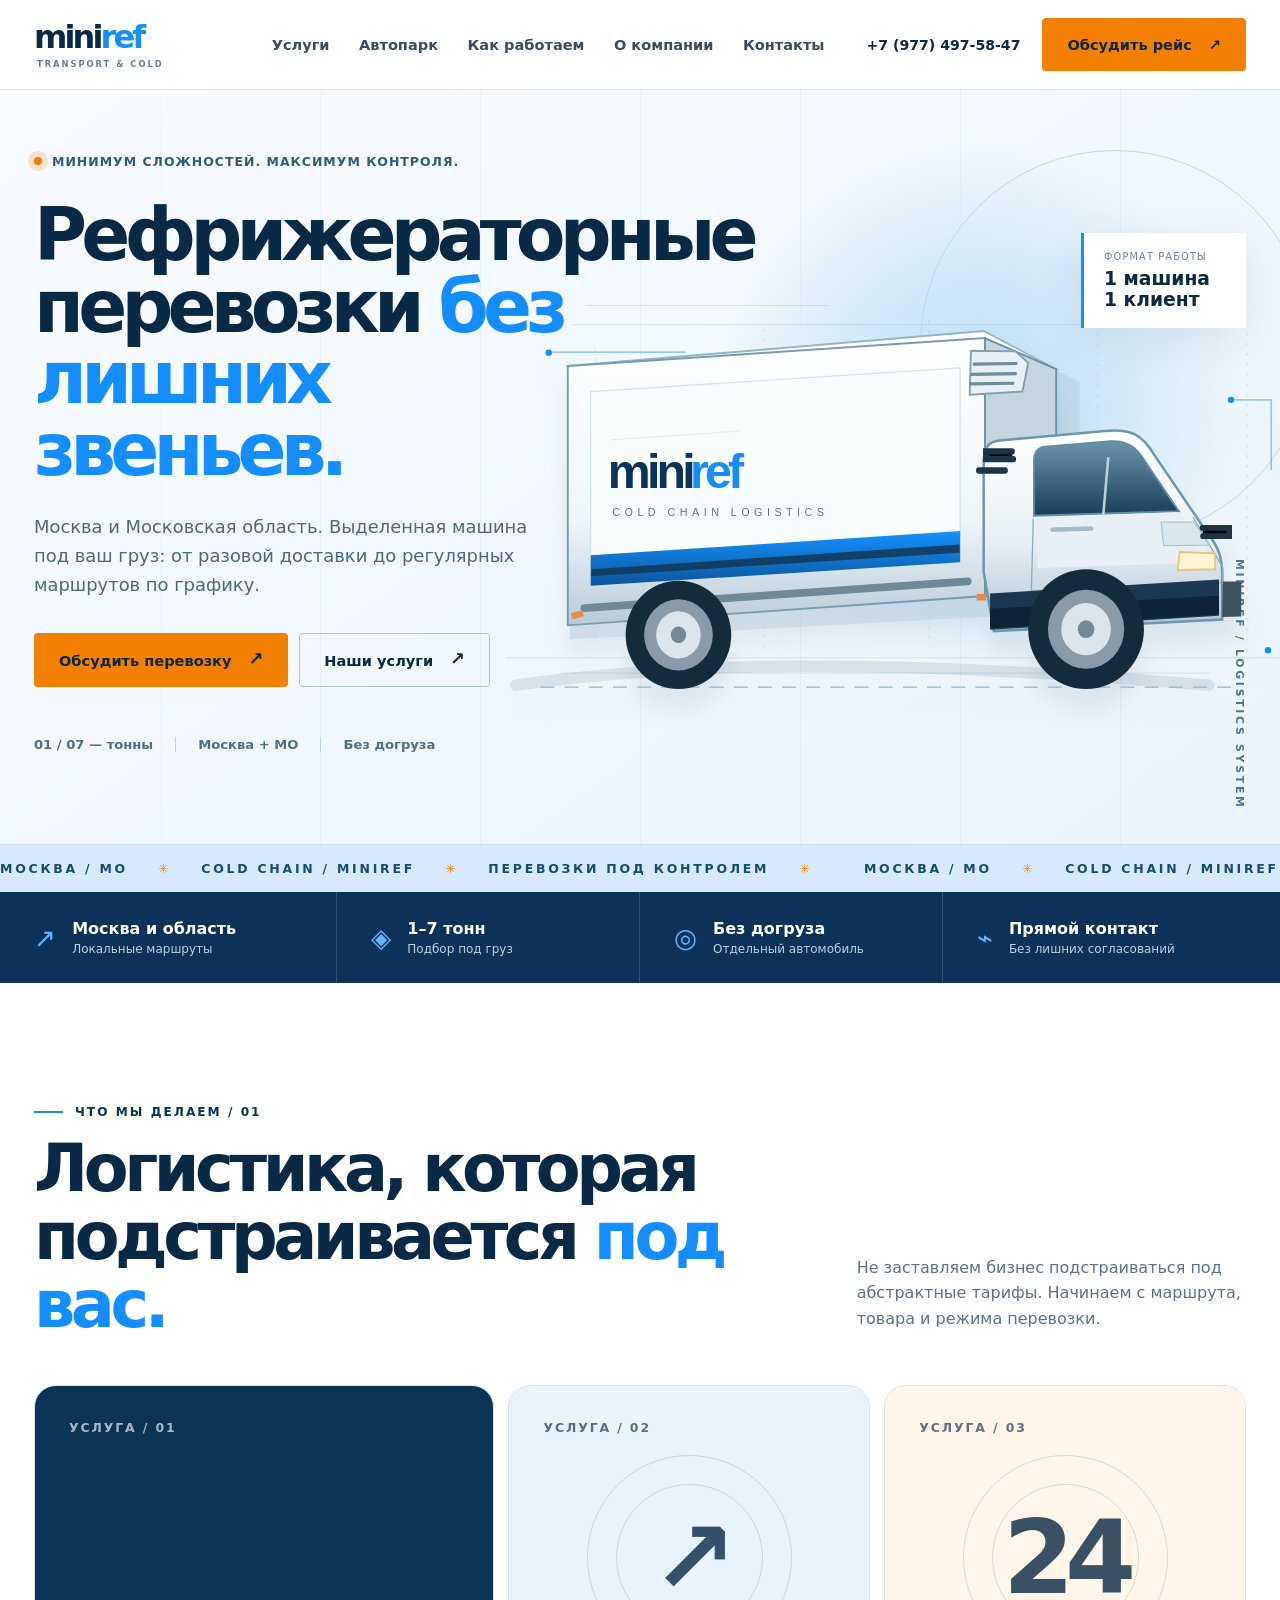
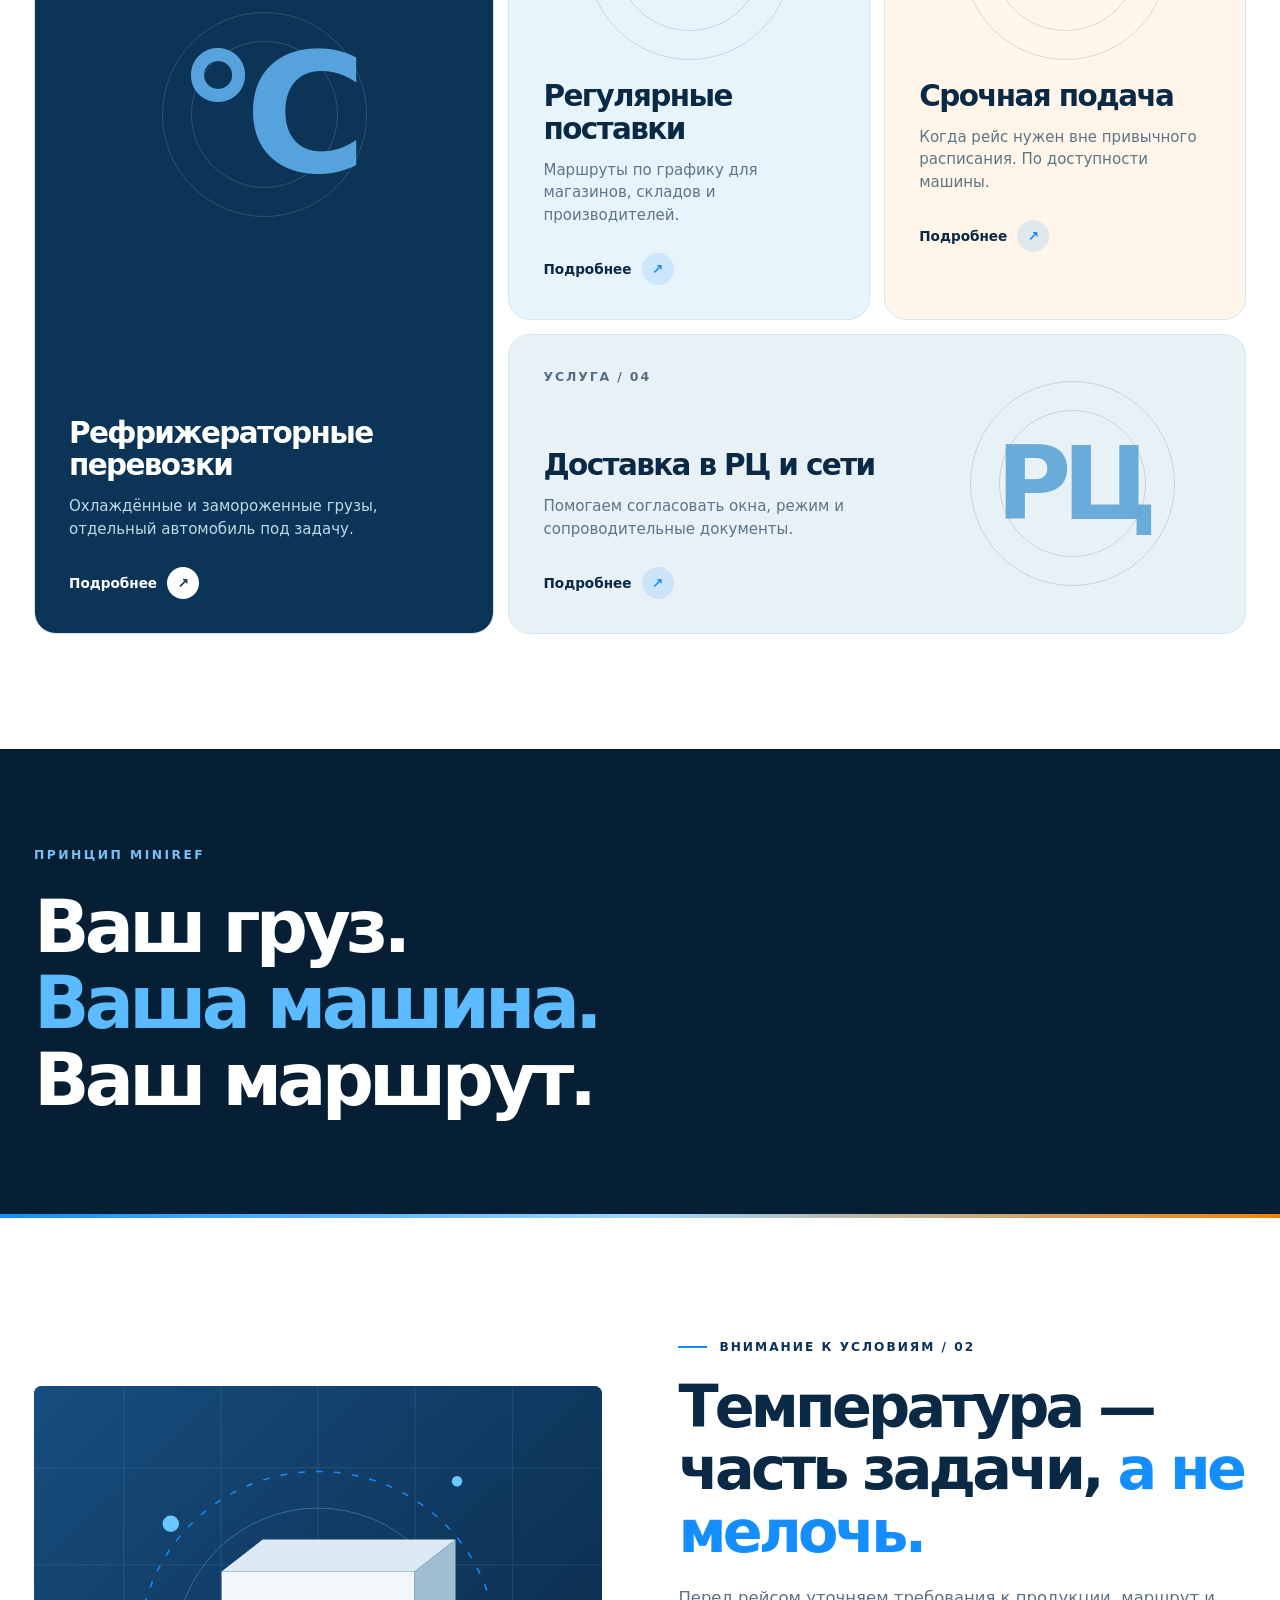
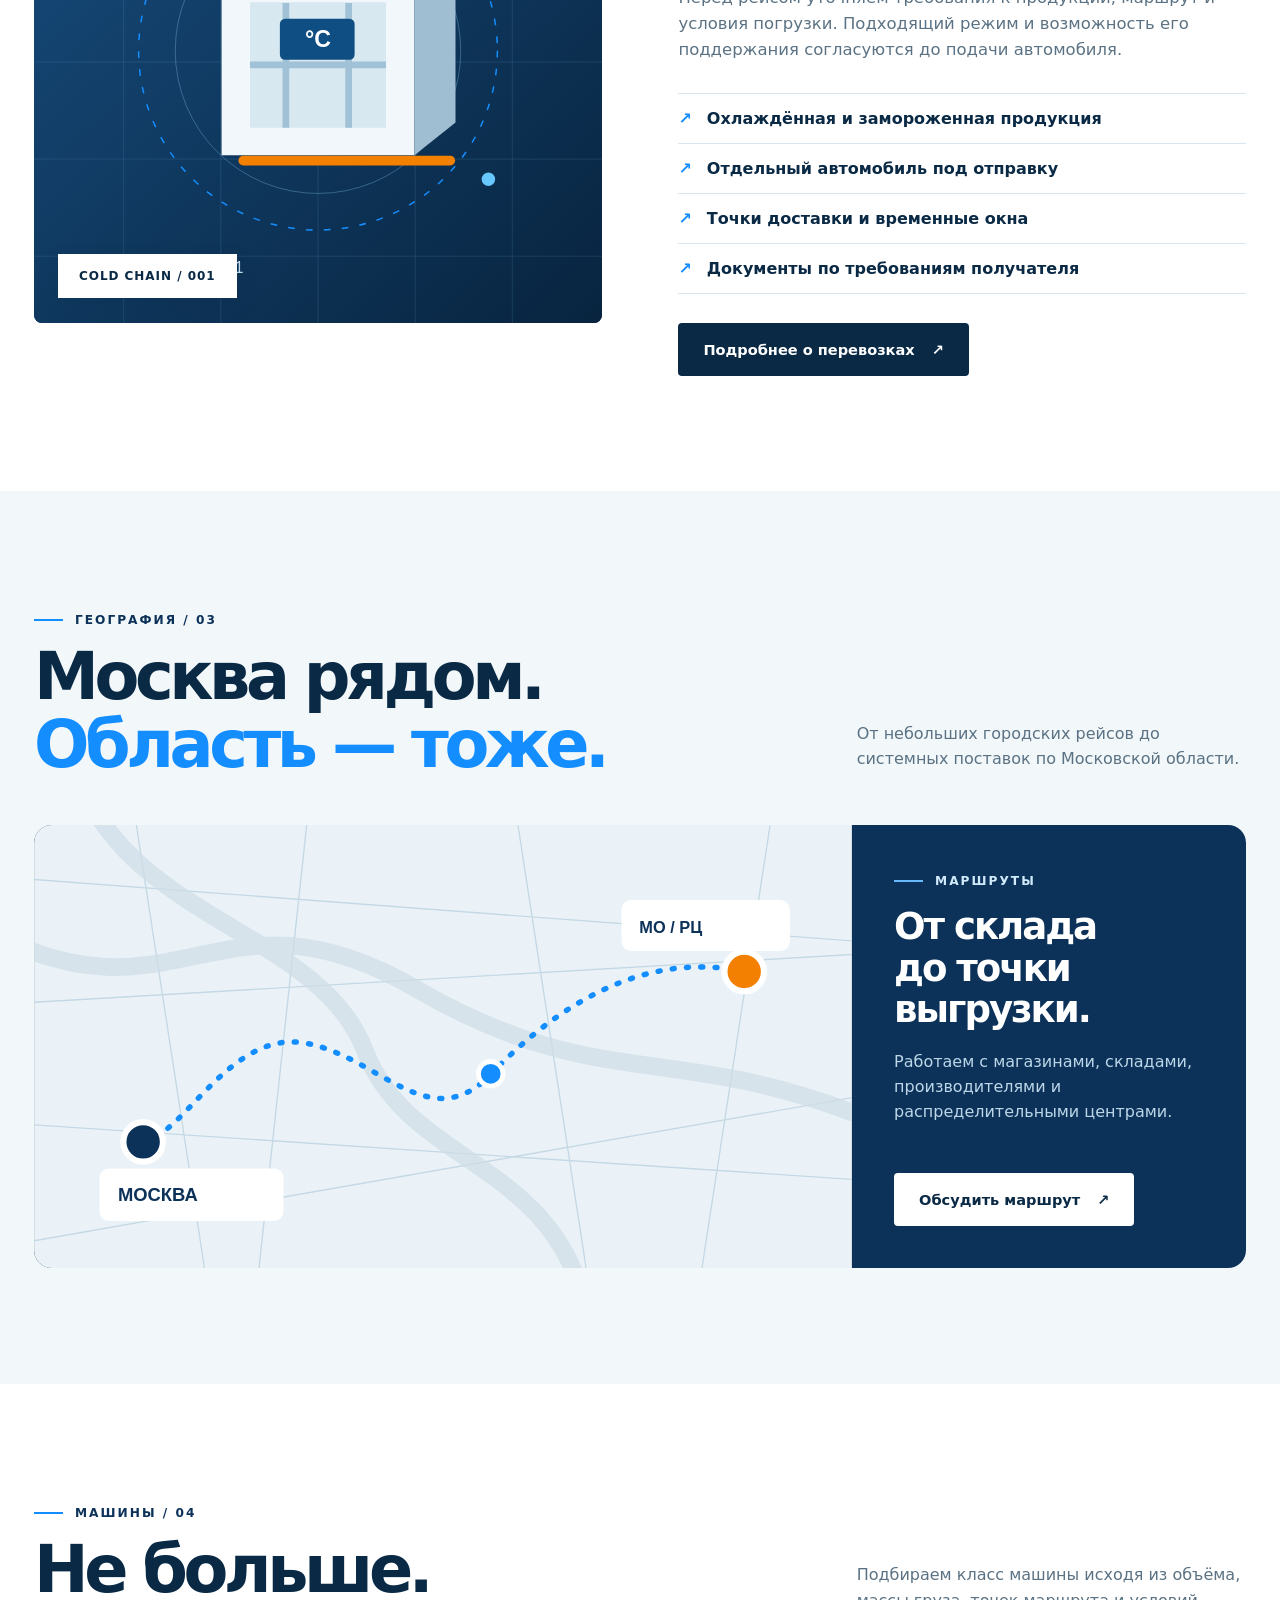
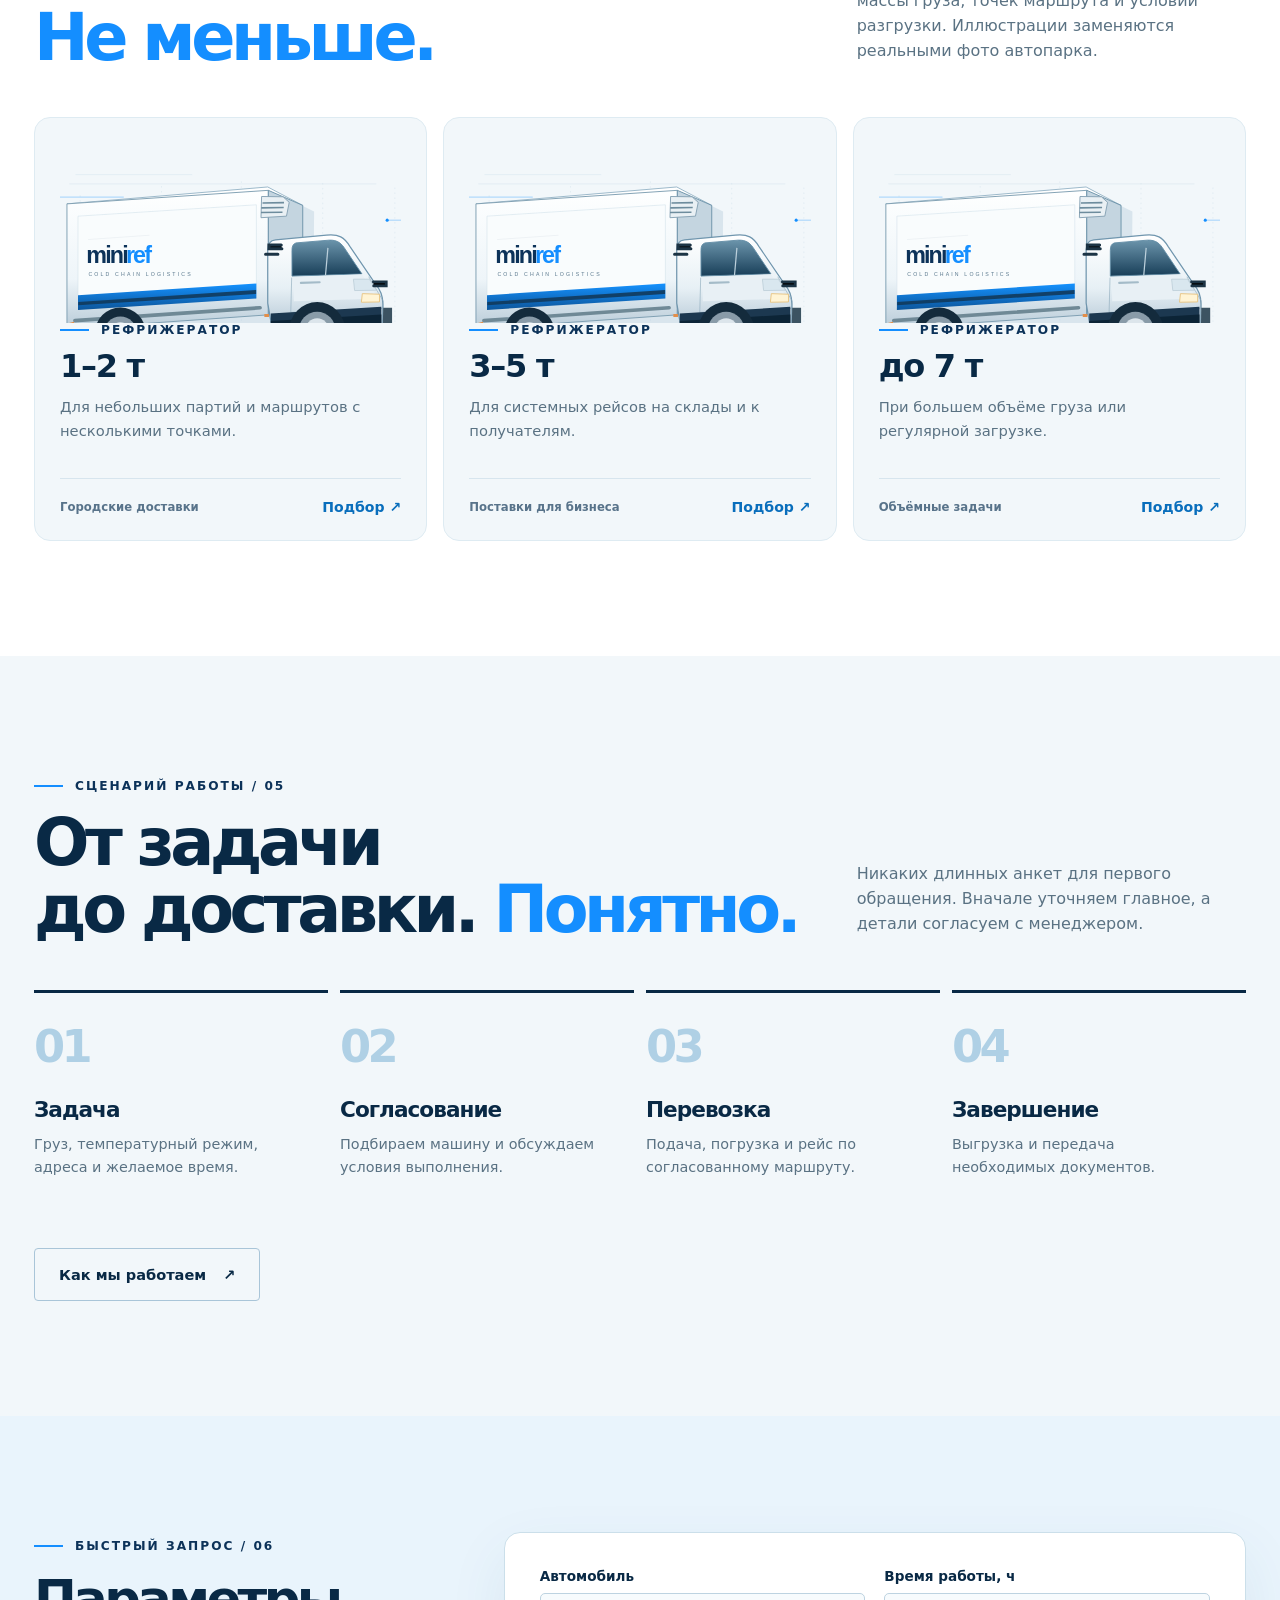
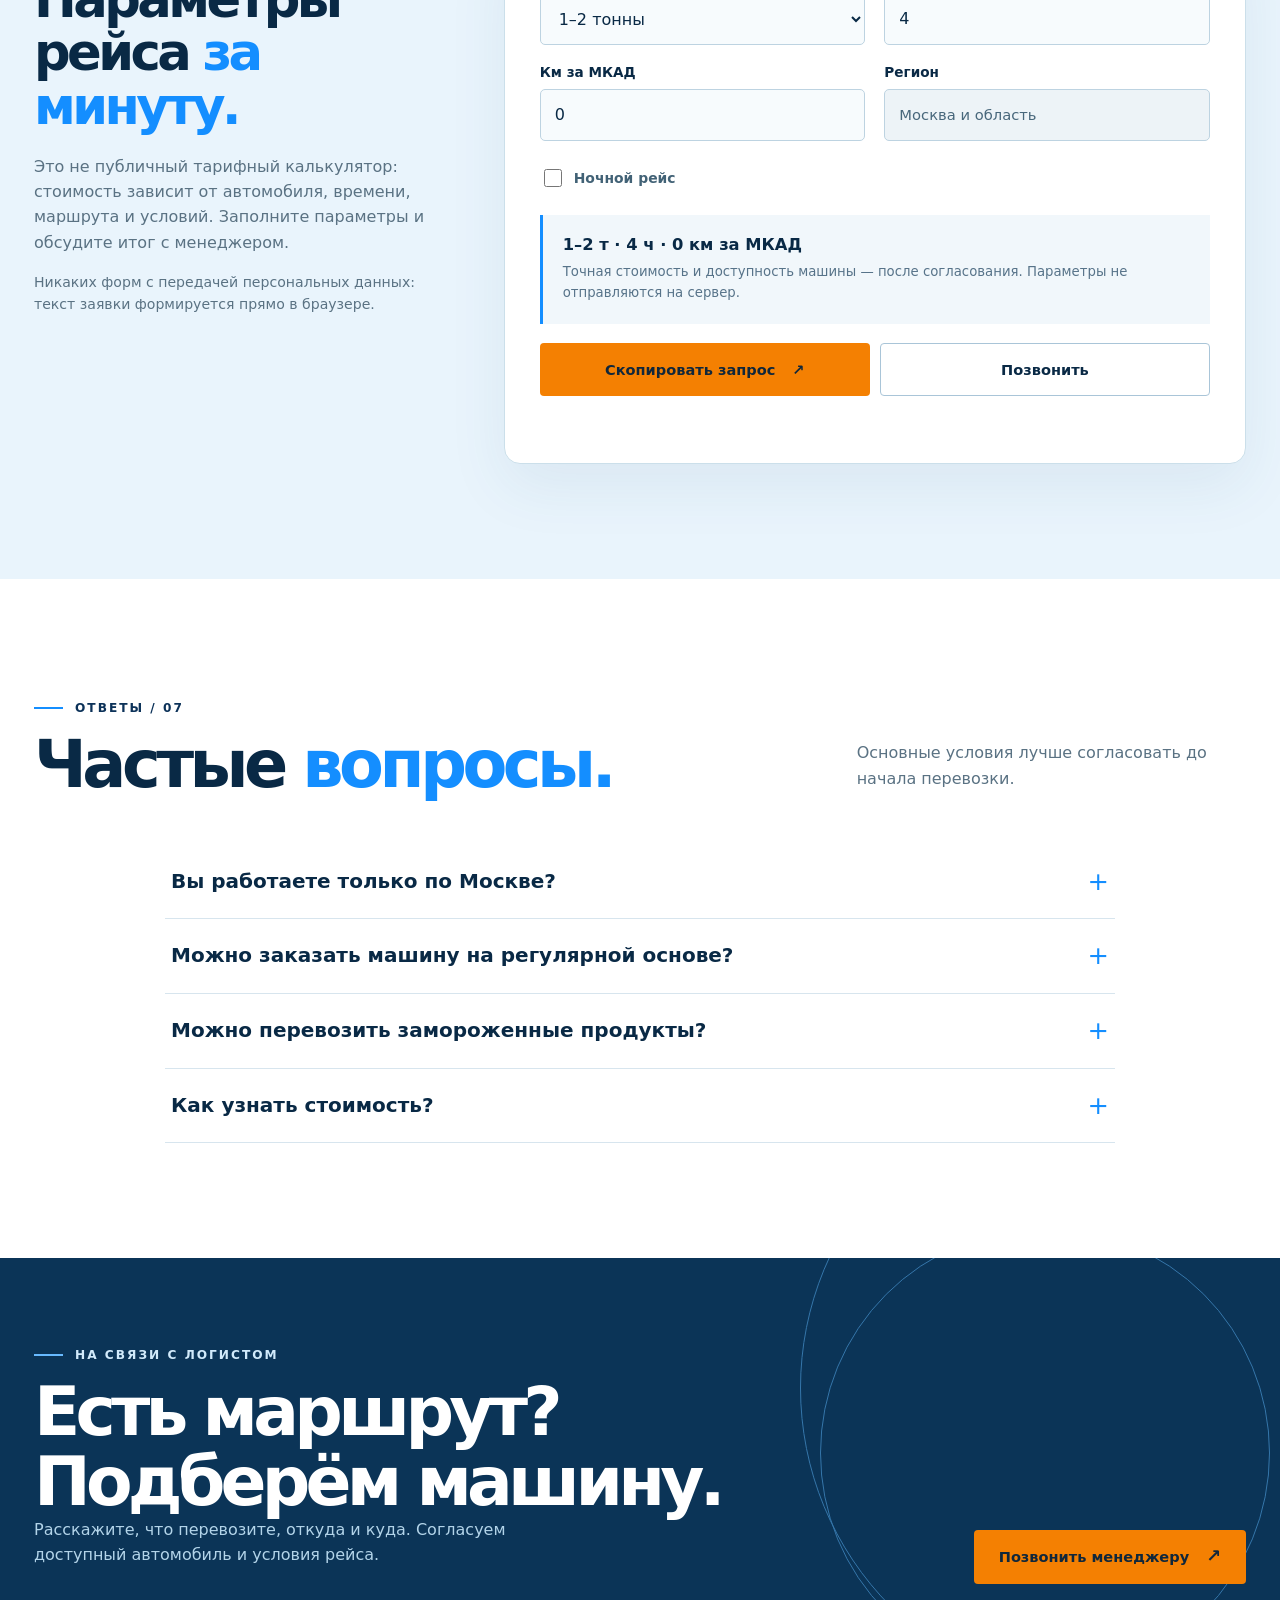
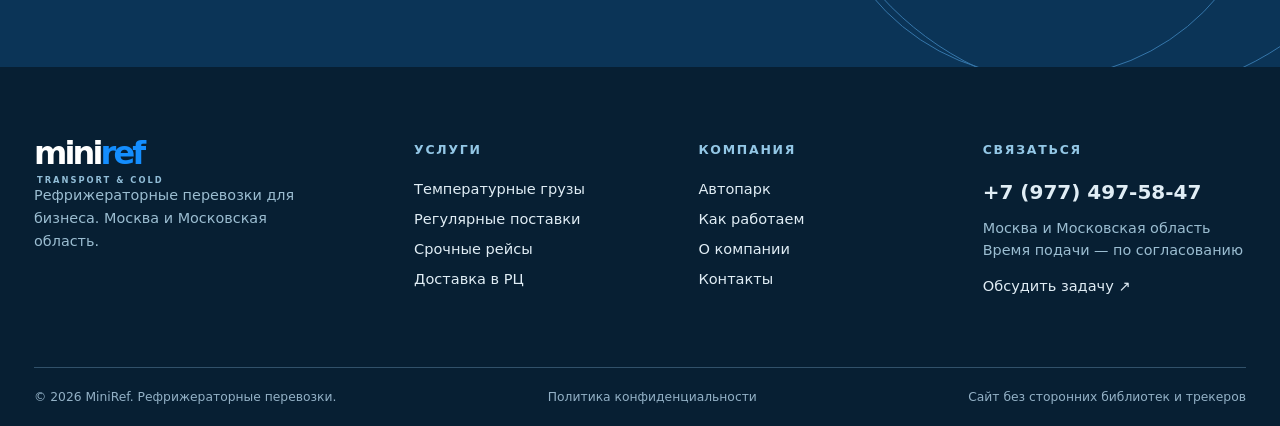
<file: index.html>
<!doctype html><html lang="ru"><head><meta charset="utf-8"><meta name="viewport" content="width=device-width, initial-scale=1"><meta name="theme-color" content="#ffffff"><meta name="color-scheme" content="light"><title>Рефрижераторные перевозки по Москве и области | MiniRef</title><meta name="description" content="Рефрижераторные перевозки по Москве и МО. Отдельная машина под ваш груз, разовые и регулярные рейсы, доставка в распределительные центры."><meta name="robots" content="index,follow,max-image-preview:large"><meta property="og:type" content="website"><meta property="og:locale" content="ru_RU"><meta property="og:title" content="Рефрижераторные перевозки по Москве и области | MiniRef"><meta property="og:description" content="Рефрижераторные перевозки по Москве и МО. Отдельная машина под ваш груз, разовые и регулярные рейсы, доставка в распределительные центры."><link rel="icon" type="image/svg+xml" href="assets/img/logo-mark.svg"><link rel="stylesheet" href="assets/css/styles.css"><script type="application/ld+json">{"@context":"https://schema.org","@type":"Organization","name":"MiniRef","description":"Рефрижераторные перевозки по Москве и Московской области","telephone":"+79774975847","areaServed":[{"@type":"AdministrativeArea","name":"Москва"},{"@type":"AdministrativeArea","name":"Московская область"}]}</script><script src="assets/js/main.js" defer></script></head><body><a class="skip" href="#main">Перейти к содержимому</a><header class="site-header"><div class="wrap head-inner">
<a class="wordmark" href="" aria-label="MiniRef — главная">mini<em>ref</em><span class="wordmark__sub">TRANSPORT &amp; COLD</span></a>
<nav class="main-nav" id="main-nav" aria-label="Основное меню"><a href="services/" >Услуги</a><a href="fleet/" >Автопарк</a><a href="process/" >Как работаем</a><a href="about/" >О компании</a><a href="contacts/" >Контакты</a></nav>
<div class="head-contact"><a class="phone" href="tel:+79774975847">+7 (977) 497-58-47</a><a class="head-btn" href="contacts/">Обсудить рейс <span aria-hidden="true">↗</span></a></div>
<button class="menu-toggle" type="button" aria-controls="main-nav" aria-expanded="false" aria-label="Открыть меню" data-menu-toggle><svg viewBox="0 0 24 24" fill="none" stroke="currentColor" stroke-width="2"><path d="M3 6h18M3 12h18M3 18h18"/></svg></button>
</div></header><main id="main"><section class="hero"><div class="wrap hero-layout"><div class="hero-copy"><span class="hero-label">Минимум сложностей. Максимум контроля.</span><h1><span class="hero-long">Рефрижераторные</span> перевозки <span>без лишних звеньев.</span></h1><p class="hero-lead">Москва и Московская область. Выделенная машина под ваш груз: от разовой доставки до регулярных маршрутов по графику.</p><div class="hero-actions"><a class="button button--primary" href="#calculation">Обсудить перевозку <span class="arrow" aria-hidden="true">↗</span></a><a class="button button--outline" href="services/">Наши услуги <span class="arrow" aria-hidden="true">↗</span></a></div><div class="hero-foot"><span>01 / 07 — тонны</span><span>Москва + МО</span><span>Без догруза</span></div></div><div class="hero-art"><img class="hero-truck" src="assets/img/hero-truck.svg" alt="Иллюстрация автомобиля-рефрижератора MiniRef для перевозок в Москве" width="1280" height="810" fetchpriority="high" decoding="async"><div class="floating-stamp"><small>Формат работы</small><strong>1 машина<br>1 клиент</strong></div><span class="hero-rail">MINIREF / LOGISTICS SYSTEM</span></div></div></section>
<div class="signal-band" aria-hidden="true"><div class="signal-track"><span>МОСКВА / МО <i>✳</i> COLD CHAIN / MINIREF <i>✳</i> ПЕРЕВОЗКИ ПОД КОНТРОЛЕМ <i>✳</i>&nbsp;&nbsp;&nbsp;&nbsp;</span><span>МОСКВА / МО <i>✳</i> COLD CHAIN / MINIREF <i>✳</i> ПЕРЕВОЗКИ ПОД КОНТРОЛЕМ <i>✳</i>&nbsp;&nbsp;&nbsp;&nbsp;</span></div></div><section class="proof-bar"><div class="wrap proof-grid"><div class="proof-cell"><span class="proof-symbol" aria-hidden="true">↗</span><div><strong>Москва и область</strong><small>Локальные маршруты</small></div></div><div class="proof-cell"><span class="proof-symbol" aria-hidden="true">◈</span><div><strong>1–7 тонн</strong><small>Подбор под груз</small></div></div><div class="proof-cell"><span class="proof-symbol" aria-hidden="true">◎</span><div><strong>Без догруза</strong><small>Отдельный автомобиль</small></div></div><div class="proof-cell"><span class="proof-symbol" aria-hidden="true">⌁</span><div><strong>Прямой контакт</strong><small>Без лишних согласований</small></div></div></div></section>
<section class="section" id="services"><div class="wrap"><div class="section-heading reveal"><div><span class="eyebrow">Что мы делаем / 01</span><h2>Логистика, которая<br>подстраивается <span class="accent">под вас.</span></h2></div><p>Не заставляем бизнес подстраиваться под абстрактные тарифы. Начинаем с маршрута, товара и режима перевозки.</p></div><div class="service-grid"><a class="service-card reveal" href="services/refrigerated/"><span class="service-num">УСЛУГА / 01</span><div class="service-abstract" aria-hidden="true"><span class="rings"></span><span class="big-symbol">°C</span></div><div class="service-body"><h3>Рефрижераторные перевозки</h3><p>Охлаждённые и замороженные грузы, отдельный автомобиль под задачу.</p><span class="service-card__link">Подробнее <span aria-hidden="true">↗</span></span></div></a><a class="service-card reveal" href="services/regular/"><span class="service-num">УСЛУГА / 02</span><div class="service-abstract" aria-hidden="true"><span class="rings"></span><span class="big-symbol">↗</span></div><div class="service-body"><h3>Регулярные поставки</h3><p>Маршруты по графику для магазинов, складов и производителей.</p><span class="service-card__link">Подробнее <span aria-hidden="true">↗</span></span></div></a><a class="service-card reveal" href="services/urgent/"><span class="service-num">УСЛУГА / 03</span><div class="service-abstract" aria-hidden="true"><span class="rings"></span><span class="big-symbol">24</span></div><div class="service-body"><h3>Срочная подача</h3><p>Когда рейс нужен вне привычного расписания. По доступности машины.</p><span class="service-card__link">Подробнее <span aria-hidden="true">↗</span></span></div></a><a class="service-card reveal" href="services/retail/"><span class="service-num">УСЛУГА / 04</span><div class="service-abstract" aria-hidden="true"><span class="rings"></span><span class="big-symbol">РЦ</span></div><div class="service-body"><h3>Доставка в РЦ и сети</h3><p>Помогаем согласовать окна, режим и сопроводительные документы.</p><span class="service-card__link">Подробнее <span aria-hidden="true">↗</span></span></div></a></div></div></section>
<section class="statement"><div class="wrap reveal"><span class="statement-label">Принцип MiniRef</span><p>Ваш груз.<br><em>Ваша машина.</em><br>Ваш маршрут.</p></div></section>
<section class="section"><div class="wrap split-grid"><div class="visual-frame reveal"><img src="assets/img/cold-chain.svg" width="760" height="720" loading="lazy" decoding="async" alt="Схема перевозки температурного груза в изотермическом кузове"><span class="frame-tag">COLD CHAIN / 001</span></div><div class="split-copy reveal"><span class="eyebrow">Внимание к условиям / 02</span><h2>Температура — часть задачи, <span class="accent">а не мелочь.</span></h2><p>Перед рейсом уточняем требования к продукции, маршрут и условия погрузки. Подходящий режим и возможность его поддержания согласуются до подачи автомобиля.</p><ul class="checklist"><li>Охлаждённая и замороженная продукция</li><li>Отдельный автомобиль под отправку</li><li>Точки доставки и временные окна</li><li>Документы по требованиям получателя</li></ul><a class="button button--dark" href="services/refrigerated/" style="margin-top:29px">Подробнее о перевозках <span aria-hidden="true">↗</span></a></div></div></section>
<section class="section route-section"><div class="wrap"><div class="section-heading reveal"><div><span class="eyebrow">География / 03</span><h2>Москва рядом.<br><span class="accent">Область — тоже.</span></h2></div><p>От небольших городских рейсов до системных поставок по Московской области.</p></div><div class="route-card reveal"><div class="route-card__map"><img src="assets/img/route-grid.svg" width="1200" height="650" loading="lazy" decoding="async" alt="Стилизованная маршрутная схема Москвы и Московской области"></div><div class="route-card__aside"><div><span class="eyebrow eyebrow--light">Маршруты</span><h3>От склада<br>до точки<br>выгрузки.</h3><p>Работаем с магазинами, складами, производителями и распределительными центрами.</p></div><a class="button button--light" href="contacts/">Обсудить маршрут <span aria-hidden="true">↗</span></a></div></div></div></section>
<section class="section"><div class="wrap"><div class="section-heading reveal"><div><span class="eyebrow">Машины / 04</span><h2>Не больше.<br><span class="accent">Не меньше.</span></h2></div><p>Подбираем класс машины исходя из объёма, массы груза, точек маршрута и условий разгрузки. Иллюстрации заменяются реальными фото автопарка.</p></div><div class="fleet-grid"><article class="fleet-card reveal"><div class="fleet-vehicle"><img src="assets/img/hero-truck.svg" width="1280" height="810" loading="lazy" decoding="async" alt="Иллюстрация рефрижераторного автомобиля MiniRef"></div><span class="eyebrow">Рефрижератор</span><h3>1–2 т</h3><p>Для небольших партий и маршрутов с несколькими точками.</p><div class="fleet-card__bottom"><span>Городские доставки</span><a href="fleet/">Подбор ↗</a></div></article><article class="fleet-card reveal"><div class="fleet-vehicle"><img src="assets/img/hero-truck.svg" width="1280" height="810" loading="lazy" decoding="async" alt="Иллюстрация рефрижераторного автомобиля MiniRef"></div><span class="eyebrow">Рефрижератор</span><h3>3–5 т</h3><p>Для системных рейсов на склады и к получателям.</p><div class="fleet-card__bottom"><span>Поставки для бизнеса</span><a href="fleet/">Подбор ↗</a></div></article><article class="fleet-card reveal"><div class="fleet-vehicle"><img src="assets/img/hero-truck.svg" width="1280" height="810" loading="lazy" decoding="async" alt="Иллюстрация рефрижераторного автомобиля MiniRef"></div><span class="eyebrow">Рефрижератор</span><h3>до 7 т</h3><p>При большем объёме груза или регулярной загрузке.</p><div class="fleet-card__bottom"><span>Объёмные задачи</span><a href="fleet/">Подбор ↗</a></div></article></div></div></section>
<section class="section section--mist"><div class="wrap"><div class="section-heading reveal"><div><span class="eyebrow">Сценарий работы / 05</span><h2>От задачи<br>до доставки. <span class="accent">Понятно.</span></h2></div><p>Никаких длинных анкет для первого обращения. Вначале уточняем главное, а детали согласуем с менеджером.</p></div><div class="steps"><article class="step reveal"><strong>01</strong><h3>Задача</h3><p>Груз, температурный режим, адреса и желаемое время.</p></article><article class="step reveal"><strong>02</strong><h3>Согласование</h3><p>Подбираем машину и обсуждаем условия выполнения.</p></article><article class="step reveal"><strong>03</strong><h3>Перевозка</h3><p>Подача, погрузка и рейс по согласованному маршруту.</p></article><article class="step reveal"><strong>04</strong><h3>Завершение</h3><p>Выгрузка и передача необходимых документов.</p></article></div><a class="button button--outline" href="process/" style="margin-top:35px">Как мы работаем <span aria-hidden="true">↗</span></a></div></section>
<section class="section calc-section" id="calculation"><div class="wrap calc-layout"><div class="reveal"><span class="eyebrow">Быстрый запрос / 06</span><h2>Параметры рейса <span class="accent">за минуту.</span></h2><p>Это не публичный тарифный калькулятор: стоимость зависит от автомобиля, времени, маршрута и условий. Заполните параметры и обсудите итог с менеджером.</p><p class="small-note">Никаких форм с передачей персональных данных: текст заявки формируется прямо в браузере.</p></div><form class="calc-panel reveal" data-calculator><div class="form-grid"><div class="field"><label for="vehicle">Автомобиль</label><select id="vehicle" name="vehicle"><option value="1–2 т">1–2 тонны</option><option value="3–5 т">3–5 тонн</option><option value="до 7 т">До 7 тонн</option></select></div><div class="field"><label for="hours">Время работы, ч</label><input id="hours" name="hours" type="number" min="1" max="24" step="1" value="4" inputmode="numeric"></div><div class="field"><label for="km">Км за МКАД</label><input id="km" name="km" type="number" min="0" max="500" step="1" value="0" inputmode="numeric"></div><div class="field"><span class="field-label">Регион</span><div class="field-static">Москва и область</div></div></div><label class="checkbox-field"><input type="checkbox" name="night"> Ночной рейс</label><div class="estimate"><strong data-estimate aria-live="polite"></strong><p>Точная стоимость и доступность машины — после согласования. Параметры не отправляются на сервер.</p></div><div class="calc-actions"><button class="button button--primary" type="submit">Скопировать запрос <span aria-hidden="true">↗</span></button><a class="button button--outline" href="tel:+79774975847">Позвонить</a></div><span class="toast" role="status" aria-live="polite" data-toast></span></form></div></section>
<section class="section"><div class="wrap"><div class="section-heading reveal"><div><span class="eyebrow">Ответы / 07</span><h2>Частые <span class="accent">вопросы.</span></h2></div><p>Основные условия лучше согласовать до начала перевозки.</p></div><div class="faq-list"><details><summary>Вы работаете только по Москве?</summary><p>Выполняем рейсы по Москве и Московской области. Возможность конкретного маршрута уточняйте при обращении.</p></details><details><summary>Можно заказать машину на регулярной основе?</summary><p>Да. Обсудим график, загрузку, точки получения и разгрузки, а также подходящий автомобиль.</p></details><details><summary>Можно перевозить замороженные продукты?</summary><p>Возможность перевозки зависит от требуемого режима и доступного автомобиля. Укажите температуру и характеристики груза заранее.</p></details><details><summary>Как узнать стоимость?</summary><p>Сообщите тип груза, маршрут, время в работе, километраж за МКАД и необходимые дополнительные условия. Менеджер уточнит расчёт.</p></details></div></div></section>
<section class="cta-banner"><div class="wrap cta-grid"><div><span class="eyebrow eyebrow--light">На связи с логистом</span><h2>Есть маршрут? Подберём машину.</h2><p>Расскажите, что перевозите, откуда и куда. Согласуем доступный автомобиль и условия рейса.</p></div><a class="button button--primary" href="tel:+79774975847">Позвонить менеджеру <span class="arrow" aria-hidden="true">↗</span></a></div></section></main><footer class="site-footer"><div class="wrap"><div class="footer-grid"><div><a class="wordmark" href="">mini<em>ref</em><span class="wordmark__sub">TRANSPORT &amp; COLD</span></a><p>Рефрижераторные перевозки для бизнеса. Москва и Московская область.</p></div>
<div><h3>Услуги</h3><a href="services/refrigerated/">Температурные грузы</a><a href="services/regular/">Регулярные поставки</a><a href="services/urgent/">Срочные рейсы</a><a href="services/retail/">Доставка в РЦ</a></div>
<div><h3>Компания</h3><a href="fleet/">Автопарк</a><a href="process/">Как работаем</a><a href="about/">О компании</a><a href="contacts/">Контакты</a></div>
<div><h3>Связаться</h3><a href="tel:+79774975847" style="font-size:1.25rem;font-weight:800">+7 (977) 497-58-47</a><p>Москва и Московская область<br>Время подачи — по согласованию</p><a href="contacts/">Обсудить задачу ↗</a></div></div><div class="footer-bottom"><span>© 2026 MiniRef. Рефрижераторные перевозки.</span><a href="privacy/">Политика конфиденциальности</a><span>Сайт без сторонних библиотек и трекеров</span></div></div></footer></body></html>
</file>
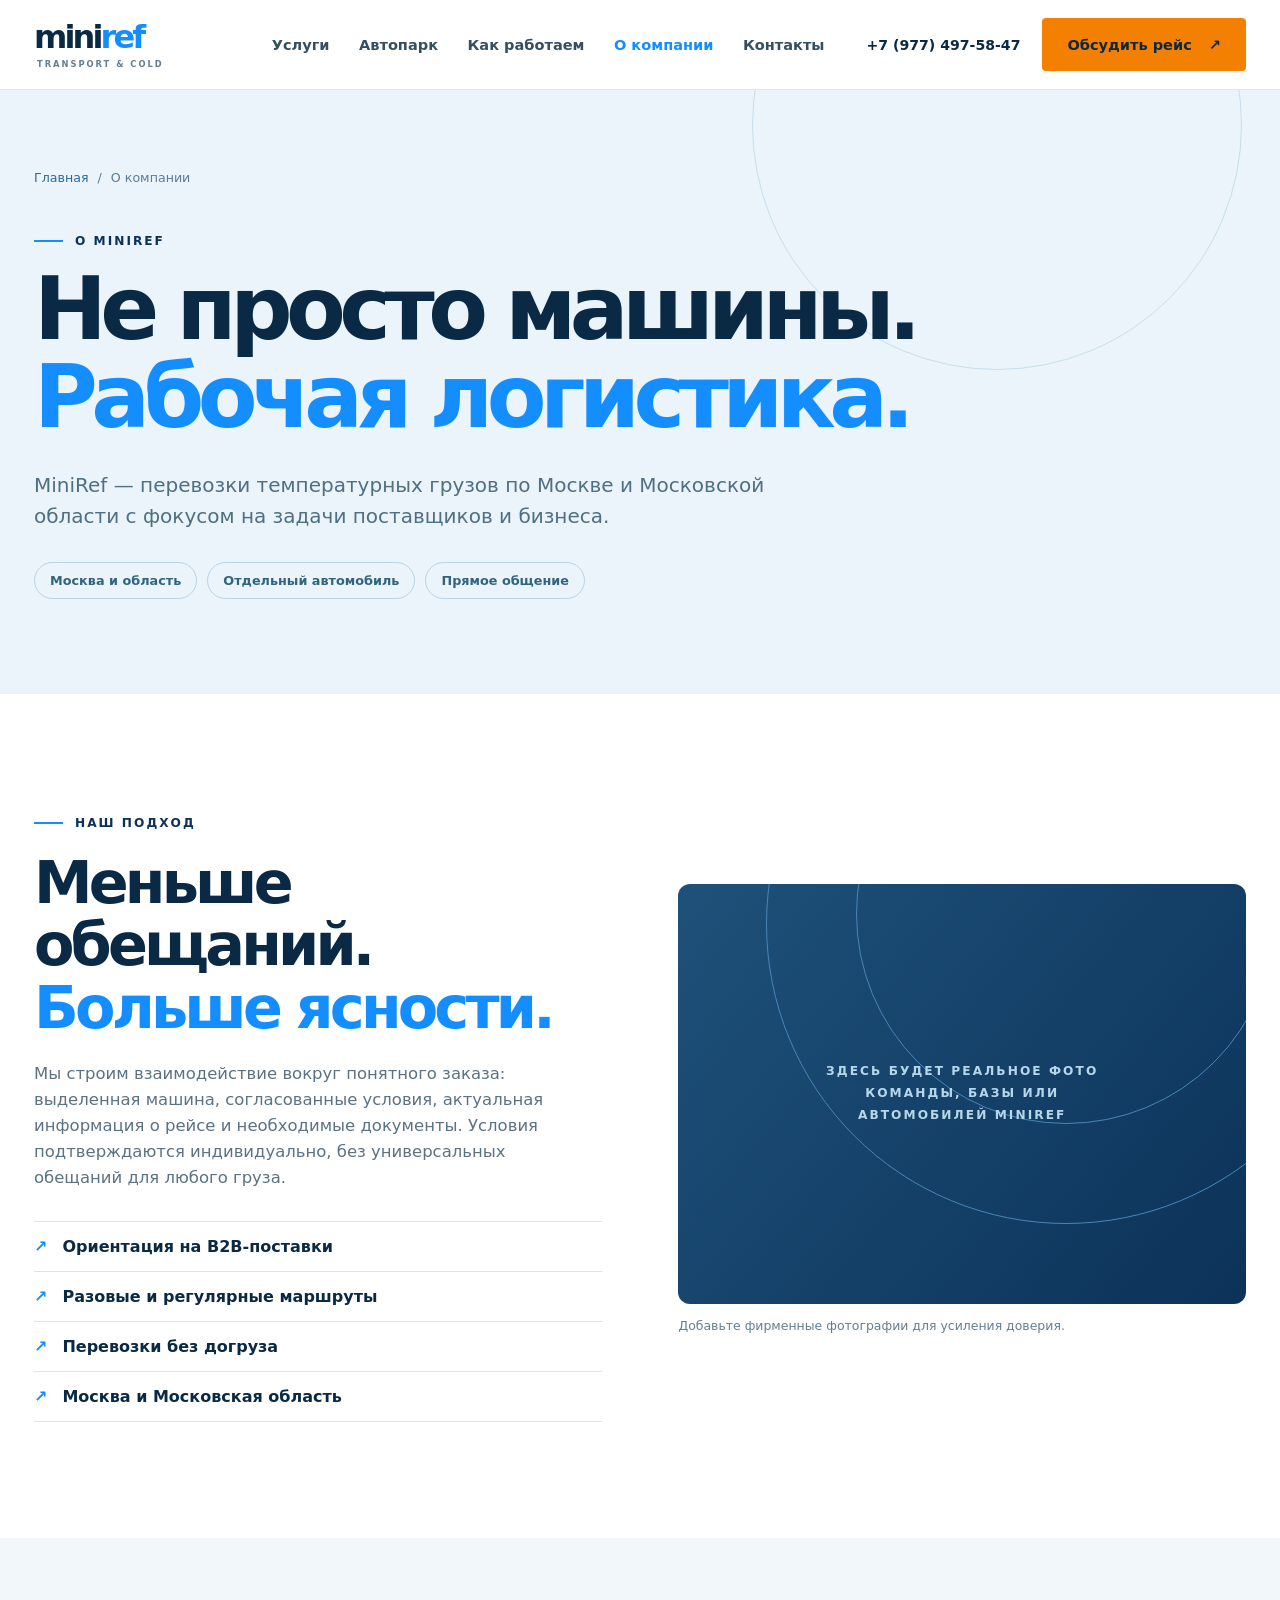
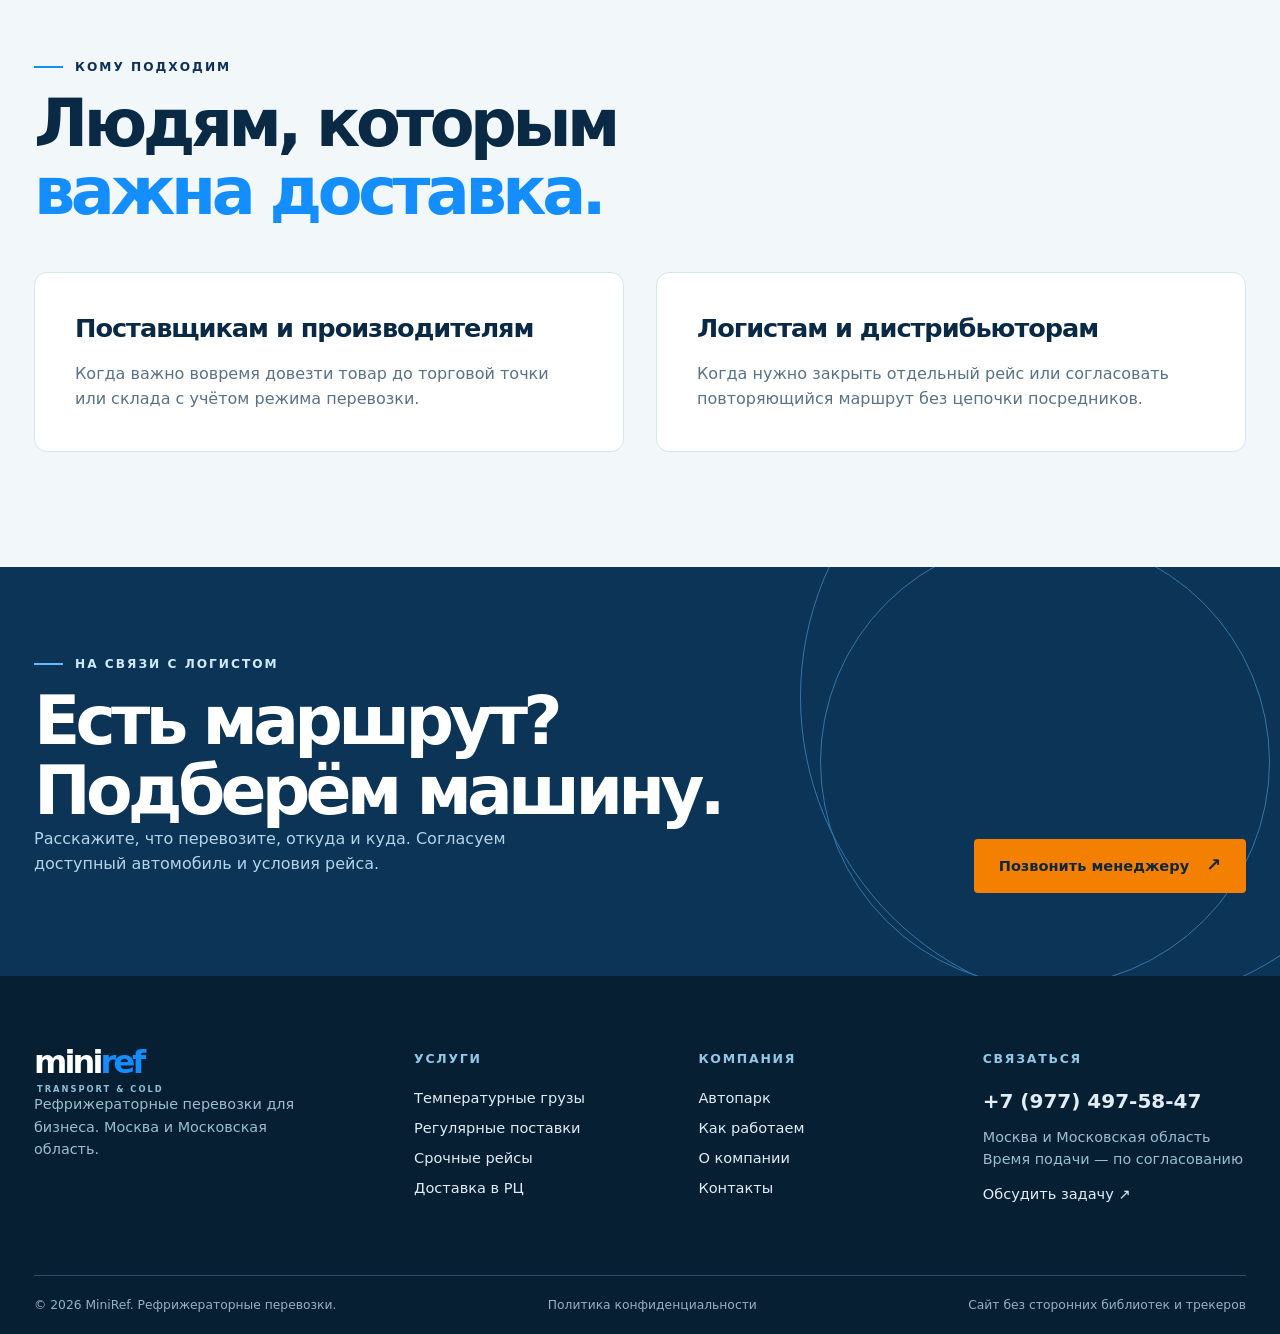
<file: about/index.html>
<!doctype html><html lang="ru"><head><meta charset="utf-8"><meta name="viewport" content="width=device-width, initial-scale=1"><meta name="theme-color" content="#ffffff"><meta name="color-scheme" content="light"><title>О MiniRef — рефрижераторная логистика для бизнеса</title><meta name="description" content="MiniRef организует рефрижераторные перевозки по Москве и Московской области. Прямой контакт, отдельная машина под рейс, понятные процессы."><meta name="robots" content="index,follow,max-image-preview:large"><meta property="og:type" content="website"><meta property="og:locale" content="ru_RU"><meta property="og:title" content="О MiniRef — рефрижераторная логистика для бизнеса"><meta property="og:description" content="MiniRef организует рефрижераторные перевозки по Москве и Московской области. Прямой контакт, отдельная машина под рейс, понятные процессы."><link rel="icon" type="image/svg+xml" href="../assets/img/logo-mark.svg"><link rel="stylesheet" href="../assets/css/styles.css"><script type="application/ld+json">{"@context":"https://schema.org","@type":"Organization","name":"MiniRef","description":"Рефрижераторные перевозки по Москве и Московской области","telephone":"+79774975847","areaServed":[{"@type":"AdministrativeArea","name":"Москва"},{"@type":"AdministrativeArea","name":"Московская область"}]}</script><script src="../assets/js/main.js" defer></script></head><body><a class="skip" href="#main">Перейти к содержимому</a><header class="site-header"><div class="wrap head-inner">
<a class="wordmark" href="../" aria-label="MiniRef — главная">mini<em>ref</em><span class="wordmark__sub">TRANSPORT &amp; COLD</span></a>
<nav class="main-nav" id="main-nav" aria-label="Основное меню"><a href="../services/" >Услуги</a><a href="../fleet/" >Автопарк</a><a href="../process/" >Как работаем</a><a href="../about/" aria-current="page">О компании</a><a href="../contacts/" >Контакты</a></nav>
<div class="head-contact"><a class="phone" href="tel:+79774975847">+7 (977) 497-58-47</a><a class="head-btn" href="../contacts/">Обсудить рейс <span aria-hidden="true">↗</span></a></div>
<button class="menu-toggle" type="button" aria-controls="main-nav" aria-expanded="false" aria-label="Открыть меню" data-menu-toggle><svg viewBox="0 0 24 24" fill="none" stroke="currentColor" stroke-width="2"><path d="M3 6h18M3 12h18M3 18h18"/></svg></button>
</div></header><main id="main"><section class="page-hero"><div class="wrap page-hero__inner"><nav class="breadcrumbs" aria-label="Хлебные крошки"><a href="../">Главная</a> <span aria-hidden="true">/</span> <span aria-current="page">О компании</span></nav><span class="eyebrow">О MiniRef</span><h1>Не просто машины. <span class="accent">Рабочая логистика.</span></h1><p>MiniRef — перевозки температурных грузов по Москве и Московской области с фокусом на задачи поставщиков и бизнеса.</p><div class="pill-row"><span class="pill">Москва и область</span><span class="pill">Отдельный автомобиль</span><span class="pill">Прямое общение</span></div></div></section><section class="section"><div class="wrap split-grid"><div class="split-copy"><span class="eyebrow">Наш подход</span><h2>Меньше обещаний.<br><span class="accent">Больше ясности.</span></h2><p>Мы строим взаимодействие вокруг понятного заказа: выделенная машина, согласованные условия, актуальная информация о рейсе и необходимые документы. Условия подтверждаются индивидуально, без универсальных обещаний для любого груза.</p><ul class="checklist"><li>Ориентация на B2B-поставки</li><li>Разовые и регулярные маршруты</li><li>Перевозки без догруза</li><li>Москва и Московская область</li></ul></div><div><div class="photo-slot"><span>Здесь будет реальное фото команды, базы или автомобилей MiniRef</span></div><p class="photo-caption">Добавьте фирменные фотографии для усиления доверия.</p></div></div></section><section class="section section--mist"><div class="wrap"><div class="section-heading"><div><span class="eyebrow">Кому подходим</span><h2>Людям, которым<br><span class="accent">важна доставка.</span></h2></div></div><div class="rich-grid"><div class="content-block"><h3>Поставщикам и производителям</h3><p>Когда важно вовремя довезти товар до торговой точки или склада с учётом режима перевозки.</p></div><div class="content-block"><h3>Логистам и дистрибьюторам</h3><p>Когда нужно закрыть отдельный рейс или согласовать повторяющийся маршрут без цепочки посредников.</p></div></div></div></section><section class="cta-banner"><div class="wrap cta-grid"><div><span class="eyebrow eyebrow--light">На связи с логистом</span><h2>Есть маршрут? Подберём машину.</h2><p>Расскажите, что перевозите, откуда и куда. Согласуем доступный автомобиль и условия рейса.</p></div><a class="button button--primary" href="tel:+79774975847">Позвонить менеджеру <span class="arrow" aria-hidden="true">↗</span></a></div></section></main><footer class="site-footer"><div class="wrap"><div class="footer-grid"><div><a class="wordmark" href="../">mini<em>ref</em><span class="wordmark__sub">TRANSPORT &amp; COLD</span></a><p>Рефрижераторные перевозки для бизнеса. Москва и Московская область.</p></div>
<div><h3>Услуги</h3><a href="../services/refrigerated/">Температурные грузы</a><a href="../services/regular/">Регулярные поставки</a><a href="../services/urgent/">Срочные рейсы</a><a href="../services/retail/">Доставка в РЦ</a></div>
<div><h3>Компания</h3><a href="../fleet/">Автопарк</a><a href="../process/">Как работаем</a><a href="../about/">О компании</a><a href="../contacts/">Контакты</a></div>
<div><h3>Связаться</h3><a href="tel:+79774975847" style="font-size:1.25rem;font-weight:800">+7 (977) 497-58-47</a><p>Москва и Московская область<br>Время подачи — по согласованию</p><a href="../contacts/">Обсудить задачу ↗</a></div></div><div class="footer-bottom"><span>© 2026 MiniRef. Рефрижераторные перевозки.</span><a href="../privacy/">Политика конфиденциальности</a><span>Сайт без сторонних библиотек и трекеров</span></div></div></footer></body></html>
</file>
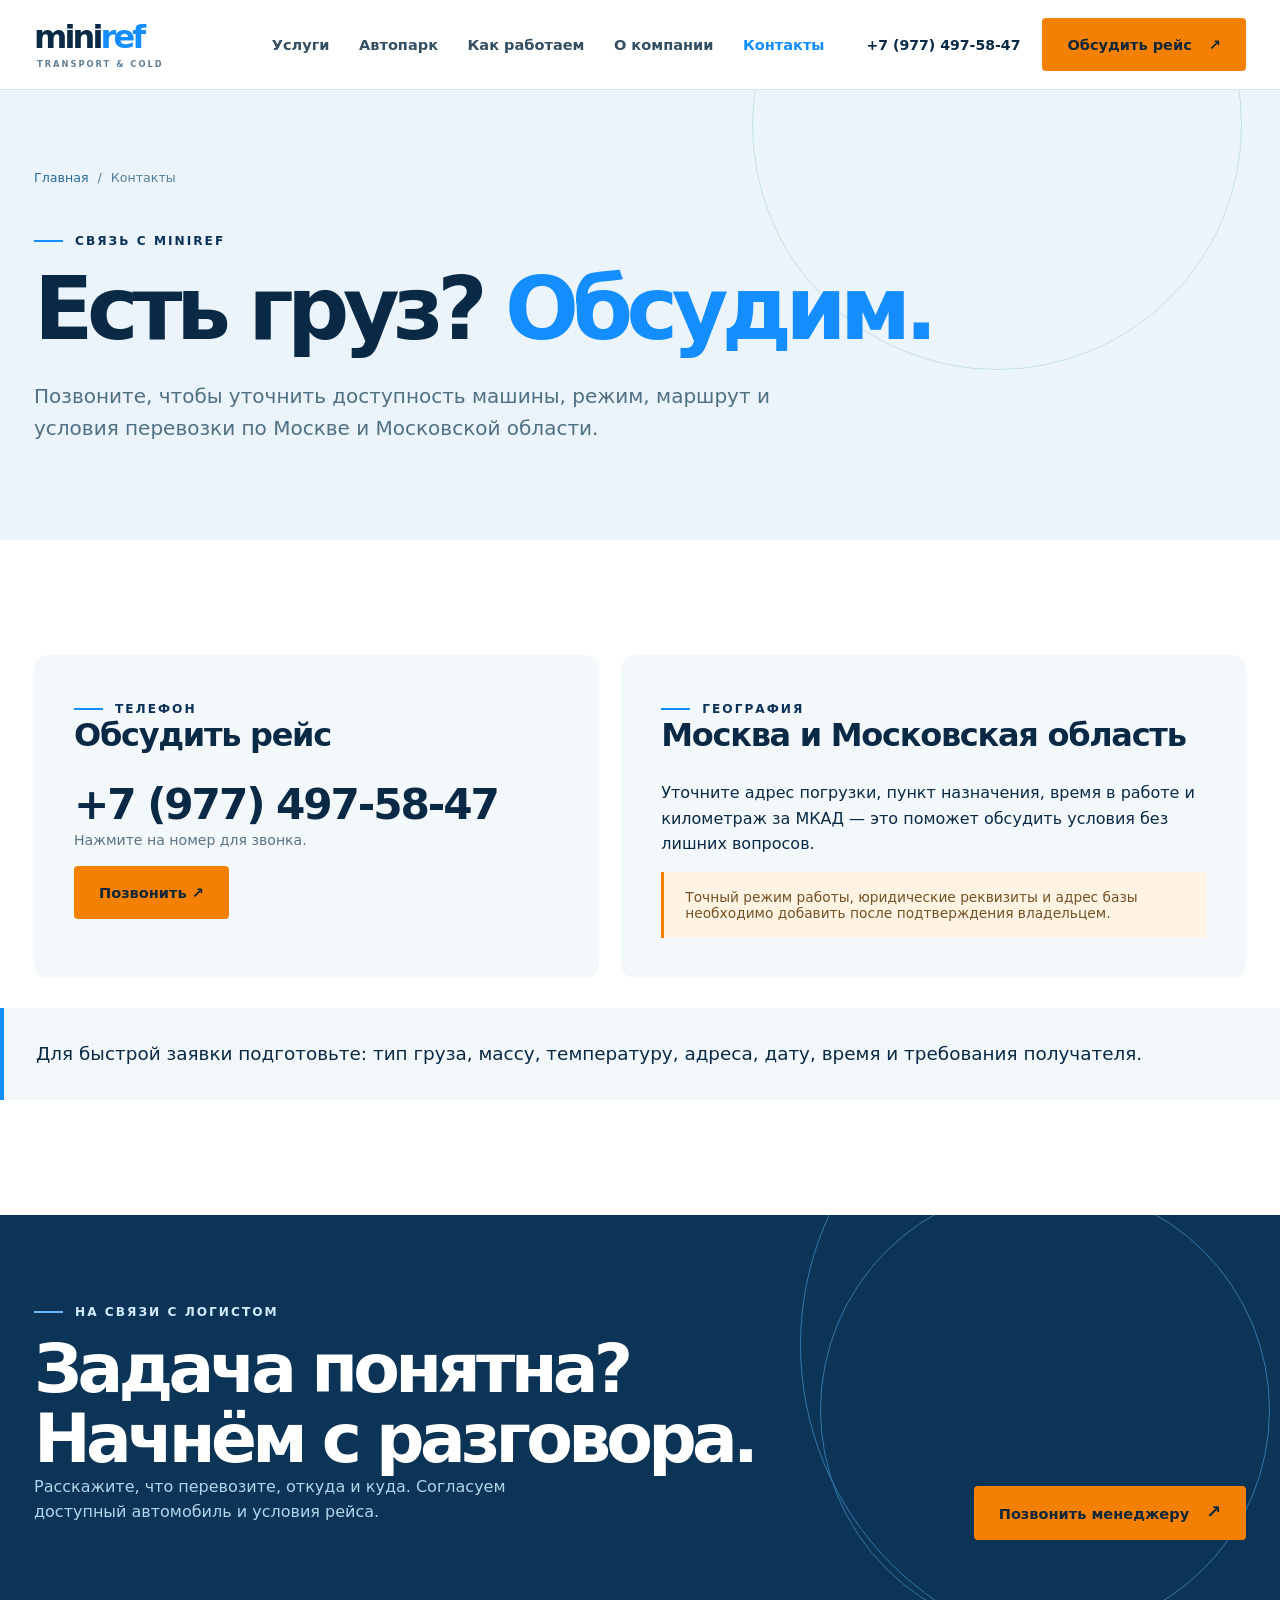
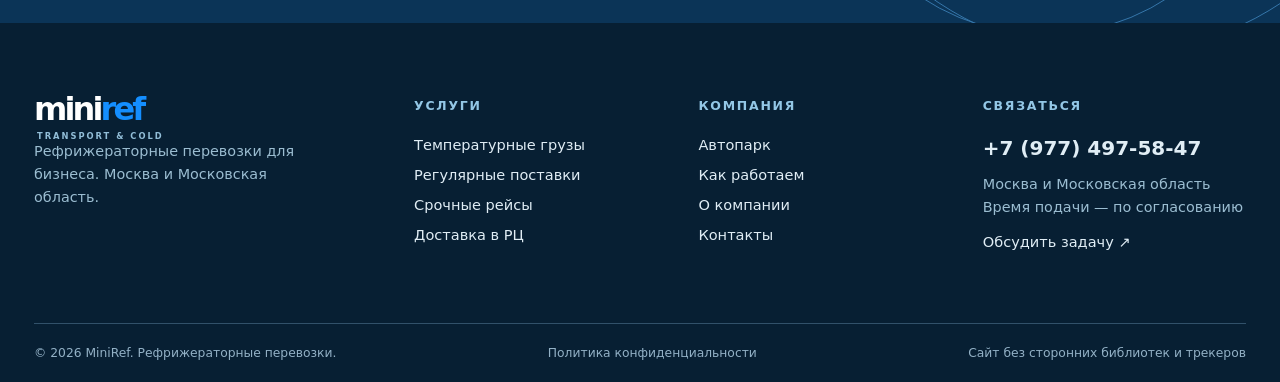
<file: contacts/index.html>
<!doctype html><html lang="ru"><head><meta charset="utf-8"><meta name="viewport" content="width=device-width, initial-scale=1"><meta name="theme-color" content="#ffffff"><meta name="color-scheme" content="light"><title>Контакты MiniRef — рефрижераторные перевозки Москва</title><meta name="description" content="Свяжитесь с MiniRef, чтобы обсудить рефрижераторные перевозки по Москве и области, маршрут, температуру, сроки и тип автомобиля."><meta name="robots" content="index,follow,max-image-preview:large"><meta property="og:type" content="website"><meta property="og:locale" content="ru_RU"><meta property="og:title" content="Контакты MiniRef — рефрижераторные перевозки Москва"><meta property="og:description" content="Свяжитесь с MiniRef, чтобы обсудить рефрижераторные перевозки по Москве и области, маршрут, температуру, сроки и тип автомобиля."><link rel="icon" type="image/svg+xml" href="../assets/img/logo-mark.svg"><link rel="stylesheet" href="../assets/css/styles.css"><script type="application/ld+json">{"@context":"https://schema.org","@type":"Organization","name":"MiniRef","description":"Рефрижераторные перевозки по Москве и Московской области","telephone":"+79774975847","areaServed":[{"@type":"AdministrativeArea","name":"Москва"},{"@type":"AdministrativeArea","name":"Московская область"}]}</script><script src="../assets/js/main.js" defer></script></head><body><a class="skip" href="#main">Перейти к содержимому</a><header class="site-header"><div class="wrap head-inner">
<a class="wordmark" href="../" aria-label="MiniRef — главная">mini<em>ref</em><span class="wordmark__sub">TRANSPORT &amp; COLD</span></a>
<nav class="main-nav" id="main-nav" aria-label="Основное меню"><a href="../services/" >Услуги</a><a href="../fleet/" >Автопарк</a><a href="../process/" >Как работаем</a><a href="../about/" >О компании</a><a href="../contacts/" aria-current="page">Контакты</a></nav>
<div class="head-contact"><a class="phone" href="tel:+79774975847">+7 (977) 497-58-47</a><a class="head-btn" href="../contacts/">Обсудить рейс <span aria-hidden="true">↗</span></a></div>
<button class="menu-toggle" type="button" aria-controls="main-nav" aria-expanded="false" aria-label="Открыть меню" data-menu-toggle><svg viewBox="0 0 24 24" fill="none" stroke="currentColor" stroke-width="2"><path d="M3 6h18M3 12h18M3 18h18"/></svg></button>
</div></header><main id="main"><section class="page-hero"><div class="wrap page-hero__inner"><nav class="breadcrumbs" aria-label="Хлебные крошки"><a href="../">Главная</a> <span aria-hidden="true">/</span> <span aria-current="page">Контакты</span></nav><span class="eyebrow">Связь с MiniRef</span><h1>Есть груз? <span class="accent">Обсудим.</span></h1><p>Позвоните, чтобы уточнить доступность машины, режим, маршрут и условия перевозки по Москве и Московской области.</p></div></section><section class="section"><div class="wrap contacts-grid"><div class="contact-tile"><span class="eyebrow">Телефон</span><h2>Обсудить рейс</h2><a class="contact-big" href="tel:+79774975847">+7 (977) 497-58-47</a><p class="small-note">Нажмите на номер для звонка.</p><a class="button button--primary" href="tel:+79774975847">Позвонить ↗</a></div><div class="contact-tile"><span class="eyebrow">География</span><h2>Москва и Московская область</h2><p>Уточните адрес погрузки, пункт назначения, время в работе и километраж за МКАД — это поможет обсудить условия без лишних вопросов.</p><div class="note">Точный режим работы, юридические реквизиты и адрес базы необходимо добавить после подтверждения владельцем.</div></div></div><div class="highlight" style="margin-top:30px">Для быстрой заявки подготовьте: тип груза, массу, температуру, адреса, дату, время и требования получателя.</div></div></section><section class="cta-banner"><div class="wrap cta-grid"><div><span class="eyebrow eyebrow--light">На связи с логистом</span><h2>Задача понятна? Начнём с разговора.</h2><p>Расскажите, что перевозите, откуда и куда. Согласуем доступный автомобиль и условия рейса.</p></div><a class="button button--primary" href="tel:+79774975847">Позвонить менеджеру <span class="arrow" aria-hidden="true">↗</span></a></div></section></main><footer class="site-footer"><div class="wrap"><div class="footer-grid"><div><a class="wordmark" href="../">mini<em>ref</em><span class="wordmark__sub">TRANSPORT &amp; COLD</span></a><p>Рефрижераторные перевозки для бизнеса. Москва и Московская область.</p></div>
<div><h3>Услуги</h3><a href="../services/refrigerated/">Температурные грузы</a><a href="../services/regular/">Регулярные поставки</a><a href="../services/urgent/">Срочные рейсы</a><a href="../services/retail/">Доставка в РЦ</a></div>
<div><h3>Компания</h3><a href="../fleet/">Автопарк</a><a href="../process/">Как работаем</a><a href="../about/">О компании</a><a href="../contacts/">Контакты</a></div>
<div><h3>Связаться</h3><a href="tel:+79774975847" style="font-size:1.25rem;font-weight:800">+7 (977) 497-58-47</a><p>Москва и Московская область<br>Время подачи — по согласованию</p><a href="../contacts/">Обсудить задачу ↗</a></div></div><div class="footer-bottom"><span>© 2026 MiniRef. Рефрижераторные перевозки.</span><a href="../privacy/">Политика конфиденциальности</a><span>Сайт без сторонних библиотек и трекеров</span></div></div></footer></body></html>
</file>
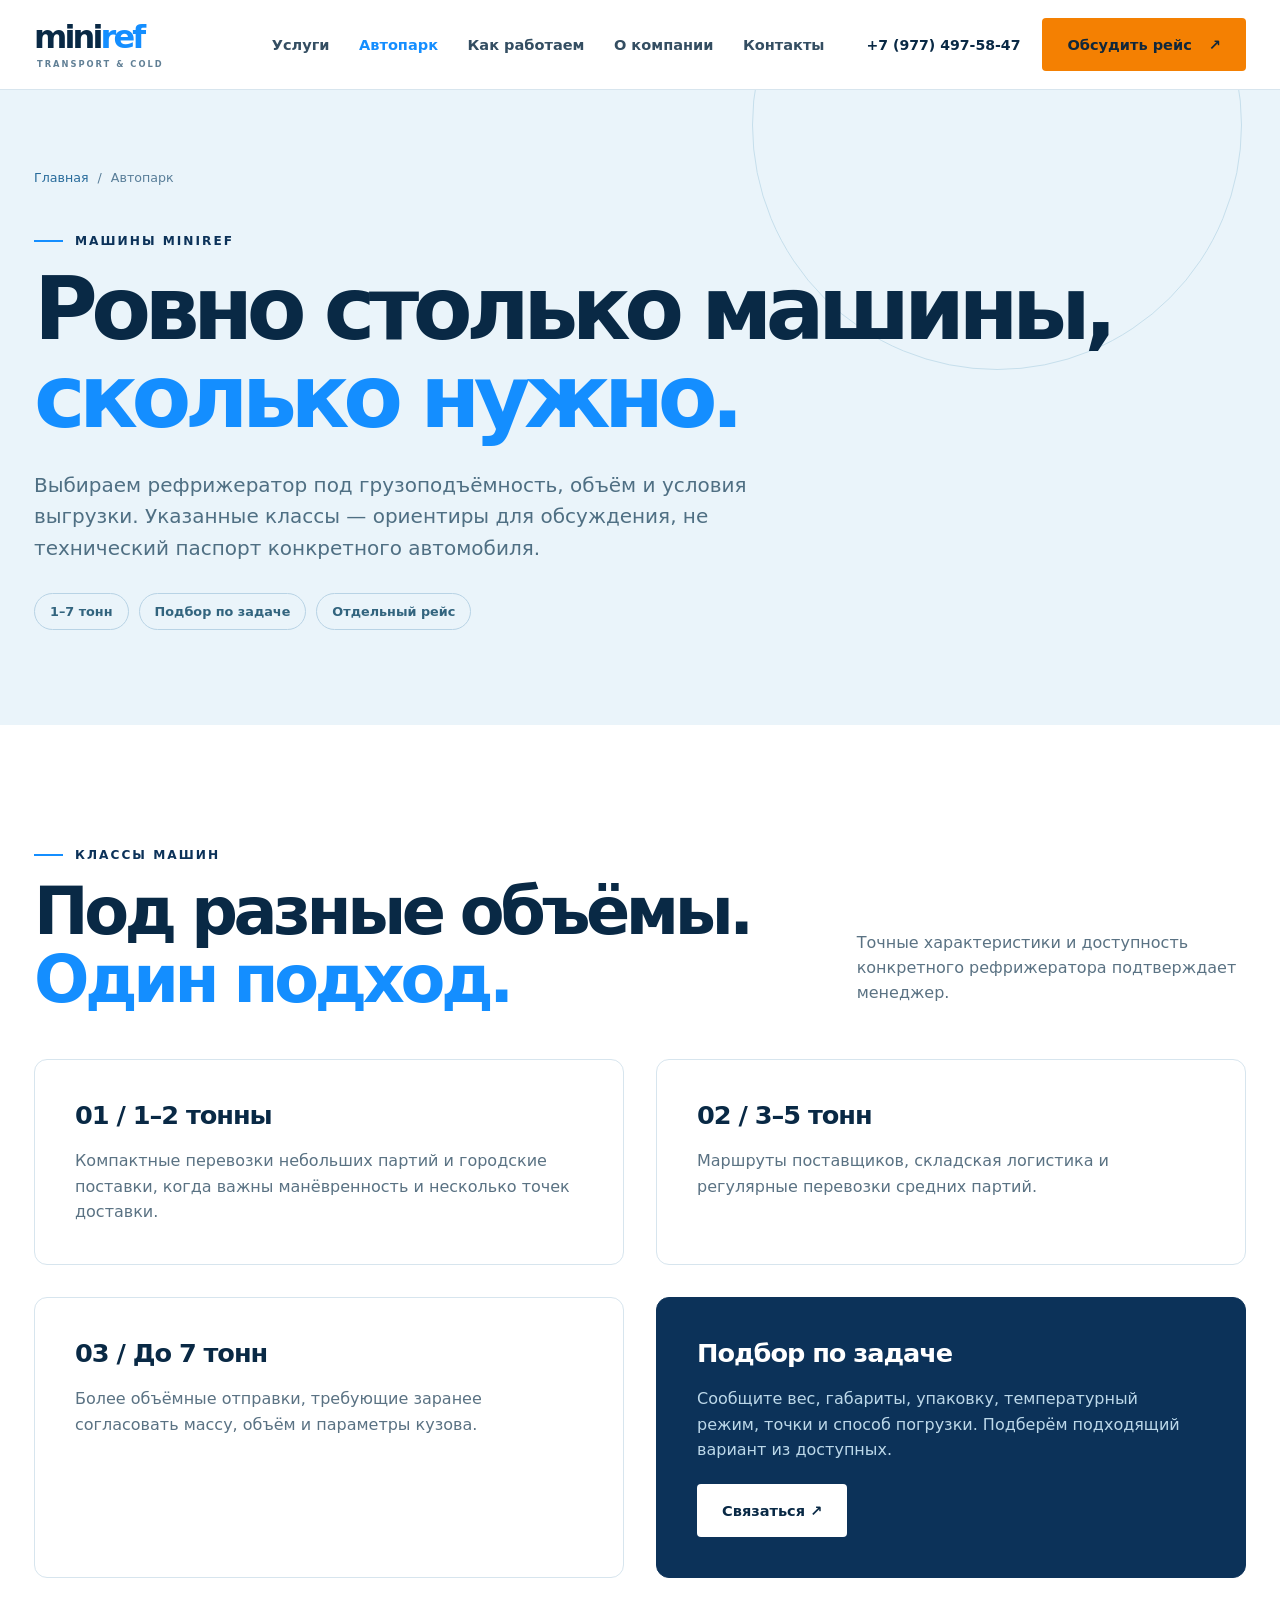
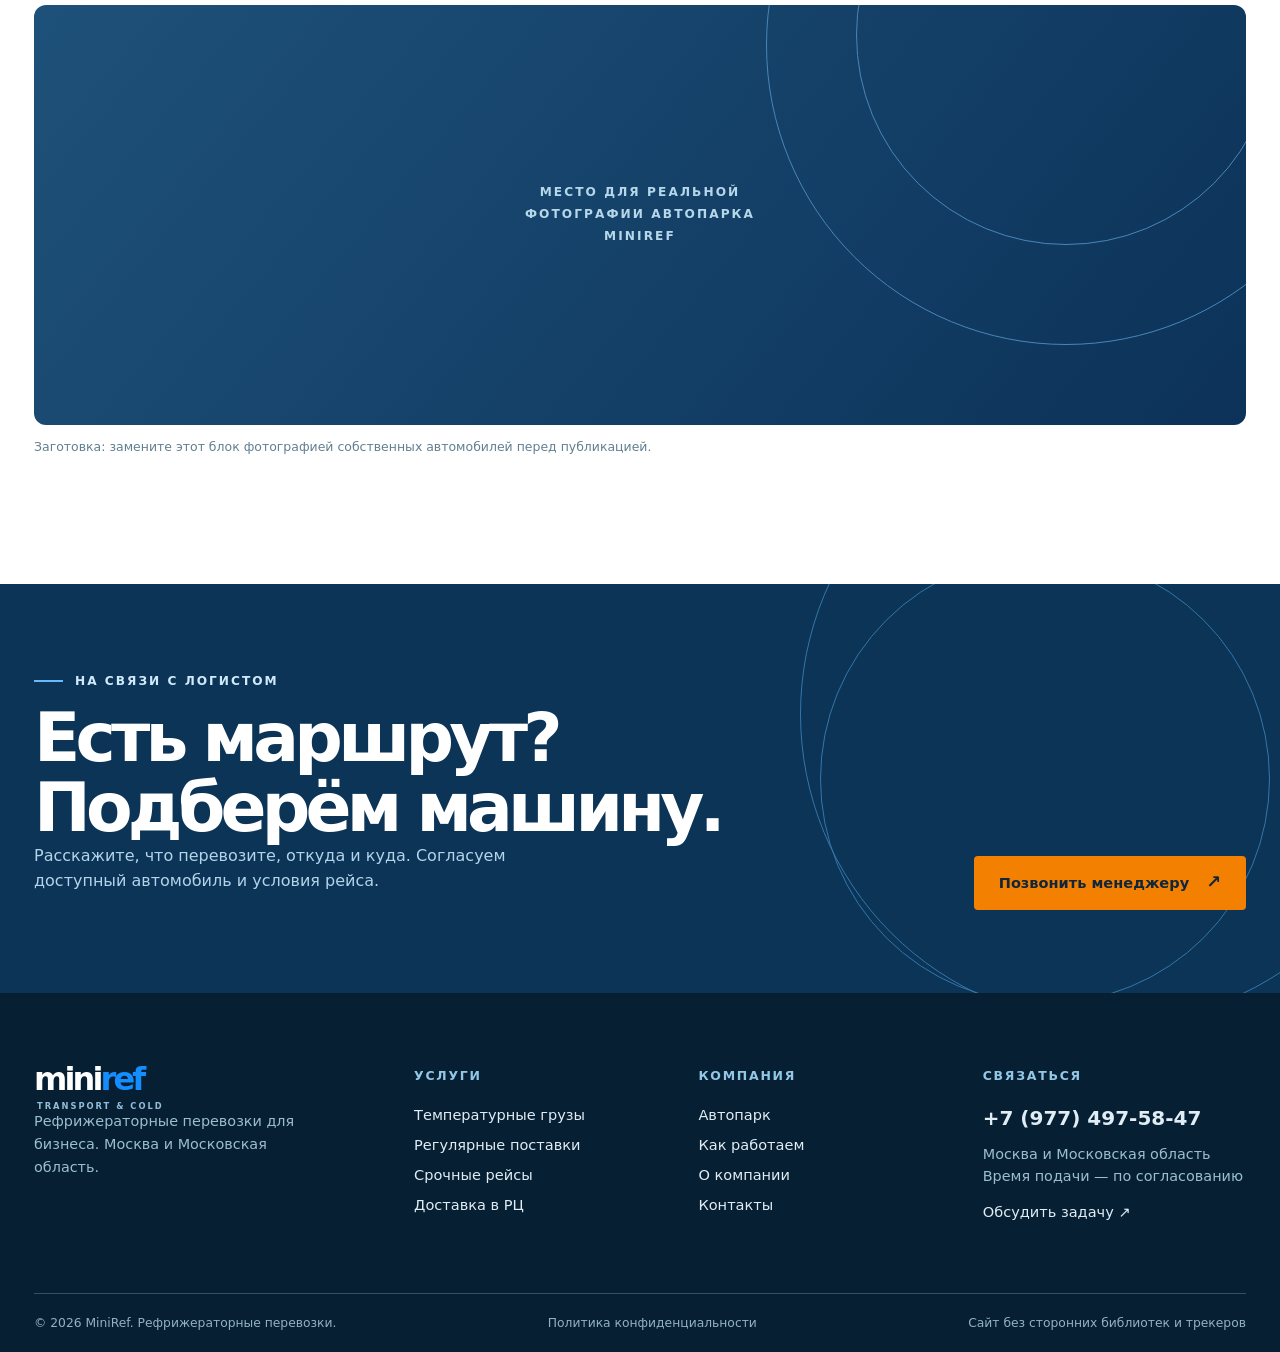
<file: fleet/index.html>
<!doctype html><html lang="ru"><head><meta charset="utf-8"><meta name="viewport" content="width=device-width, initial-scale=1"><meta name="theme-color" content="#ffffff"><meta name="color-scheme" content="light"><title>Автопарк рефрижераторов для перевозок 1–7 тонн | MiniRef</title><meta name="description" content="Выбор рефрижератора для доставки по Москве и области. Ориентиры по тоннажности, сценарии использования и подбор машины под груз."><meta name="robots" content="index,follow,max-image-preview:large"><meta property="og:type" content="website"><meta property="og:locale" content="ru_RU"><meta property="og:title" content="Автопарк рефрижераторов для перевозок 1–7 тонн | MiniRef"><meta property="og:description" content="Выбор рефрижератора для доставки по Москве и области. Ориентиры по тоннажности, сценарии использования и подбор машины под груз."><link rel="icon" type="image/svg+xml" href="../assets/img/logo-mark.svg"><link rel="stylesheet" href="../assets/css/styles.css"><script type="application/ld+json">{"@context":"https://schema.org","@type":"Organization","name":"MiniRef","description":"Рефрижераторные перевозки по Москве и Московской области","telephone":"+79774975847","areaServed":[{"@type":"AdministrativeArea","name":"Москва"},{"@type":"AdministrativeArea","name":"Московская область"}]}</script><script src="../assets/js/main.js" defer></script></head><body><a class="skip" href="#main">Перейти к содержимому</a><header class="site-header"><div class="wrap head-inner">
<a class="wordmark" href="../" aria-label="MiniRef — главная">mini<em>ref</em><span class="wordmark__sub">TRANSPORT &amp; COLD</span></a>
<nav class="main-nav" id="main-nav" aria-label="Основное меню"><a href="../services/" >Услуги</a><a href="../fleet/" aria-current="page">Автопарк</a><a href="../process/" >Как работаем</a><a href="../about/" >О компании</a><a href="../contacts/" >Контакты</a></nav>
<div class="head-contact"><a class="phone" href="tel:+79774975847">+7 (977) 497-58-47</a><a class="head-btn" href="../contacts/">Обсудить рейс <span aria-hidden="true">↗</span></a></div>
<button class="menu-toggle" type="button" aria-controls="main-nav" aria-expanded="false" aria-label="Открыть меню" data-menu-toggle><svg viewBox="0 0 24 24" fill="none" stroke="currentColor" stroke-width="2"><path d="M3 6h18M3 12h18M3 18h18"/></svg></button>
</div></header><main id="main"><section class="page-hero"><div class="wrap page-hero__inner"><nav class="breadcrumbs" aria-label="Хлебные крошки"><a href="../">Главная</a> <span aria-hidden="true">/</span> <span aria-current="page">Автопарк</span></nav><span class="eyebrow">Машины MiniRef</span><h1>Ровно столько машины, <span class="accent">сколько нужно.</span></h1><p>Выбираем рефрижератор под грузоподъёмность, объём и условия выгрузки. Указанные классы — ориентиры для обсуждения, не технический паспорт конкретного автомобиля.</p><div class="pill-row"><span class="pill">1–7 тонн</span><span class="pill">Подбор по задаче</span><span class="pill">Отдельный рейс</span></div></div></section><section class="section"><div class="wrap"><div class="section-heading"><div><span class="eyebrow">Классы машин</span><h2>Под разные объёмы.<br><span class="accent">Один подход.</span></h2></div><p>Точные характеристики и доступность конкретного рефрижератора подтверждает менеджер.</p></div><div class="rich-grid"><article class="content-block"><h3>01 / 1–2 тонны</h3><p>Компактные перевозки небольших партий и городские поставки, когда важны манёвренность и несколько точек доставки.</p></article><article class="content-block"><h3>02 / 3–5 тонн</h3><p>Маршруты поставщиков, складская логистика и регулярные перевозки средних партий.</p></article><article class="content-block"><h3>03 / До 7 тонн</h3><p>Более объёмные отправки, требующие заранее согласовать массу, объём и параметры кузова.</p></article><article class="content-block content-block--blue"><h3>Подбор по задаче</h3><p>Сообщите вес, габариты, упаковку, температурный режим, точки и способ погрузки. Подберём подходящий вариант из доступных.</p><a class="button button--light" href="../contacts/" style="margin-top:22px">Связаться ↗</a></article></div><div class="photo-slot" style="margin-top:27px"><span>Место для реальной фотографии автопарка MiniRef</span></div><p class="photo-caption">Заготовка: замените этот блок фотографией собственных автомобилей перед публикацией.</p></div></section><section class="cta-banner"><div class="wrap cta-grid"><div><span class="eyebrow eyebrow--light">На связи с логистом</span><h2>Есть маршрут? Подберём машину.</h2><p>Расскажите, что перевозите, откуда и куда. Согласуем доступный автомобиль и условия рейса.</p></div><a class="button button--primary" href="tel:+79774975847">Позвонить менеджеру <span class="arrow" aria-hidden="true">↗</span></a></div></section></main><footer class="site-footer"><div class="wrap"><div class="footer-grid"><div><a class="wordmark" href="../">mini<em>ref</em><span class="wordmark__sub">TRANSPORT &amp; COLD</span></a><p>Рефрижераторные перевозки для бизнеса. Москва и Московская область.</p></div>
<div><h3>Услуги</h3><a href="../services/refrigerated/">Температурные грузы</a><a href="../services/regular/">Регулярные поставки</a><a href="../services/urgent/">Срочные рейсы</a><a href="../services/retail/">Доставка в РЦ</a></div>
<div><h3>Компания</h3><a href="../fleet/">Автопарк</a><a href="../process/">Как работаем</a><a href="../about/">О компании</a><a href="../contacts/">Контакты</a></div>
<div><h3>Связаться</h3><a href="tel:+79774975847" style="font-size:1.25rem;font-weight:800">+7 (977) 497-58-47</a><p>Москва и Московская область<br>Время подачи — по согласованию</p><a href="../contacts/">Обсудить задачу ↗</a></div></div><div class="footer-bottom"><span>© 2026 MiniRef. Рефрижераторные перевозки.</span><a href="../privacy/">Политика конфиденциальности</a><span>Сайт без сторонних библиотек и трекеров</span></div></div></footer></body></html>
</file>
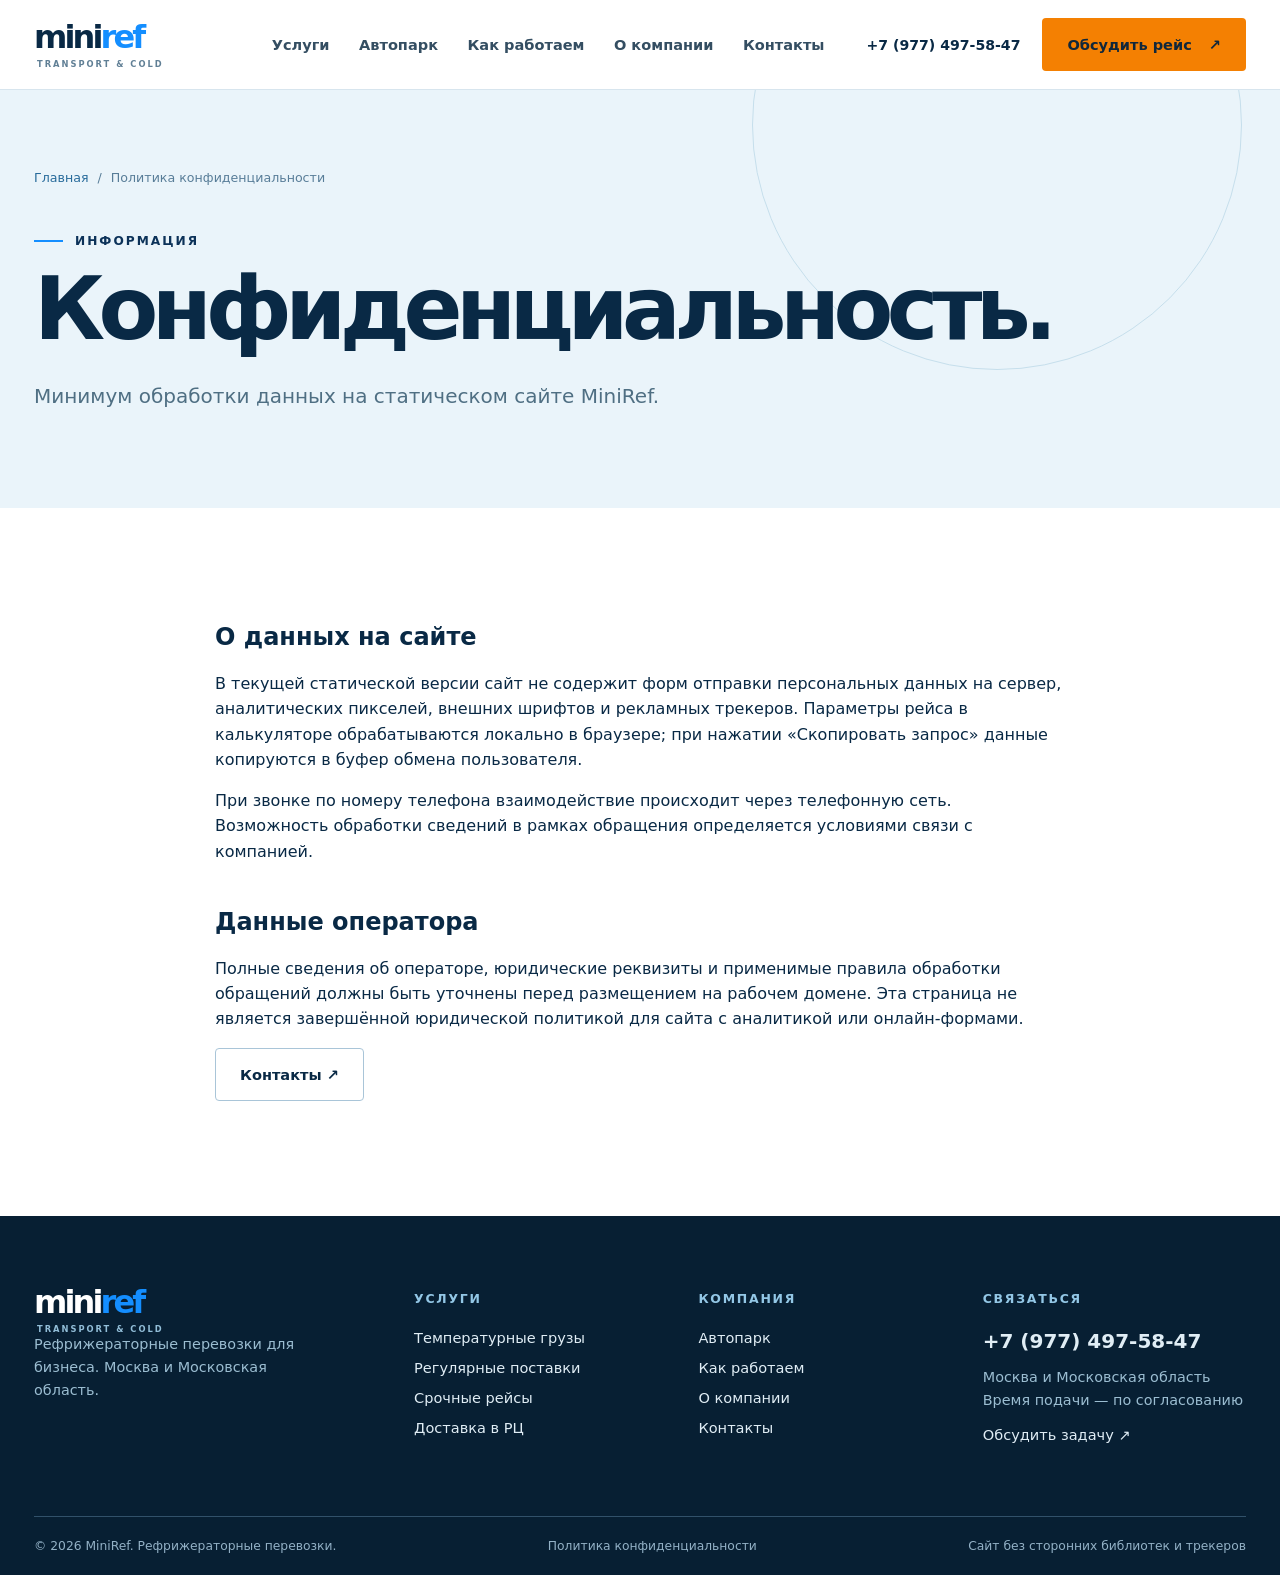
<file: privacy/index.html>
<!doctype html><html lang="ru"><head><meta charset="utf-8"><meta name="viewport" content="width=device-width, initial-scale=1"><meta name="theme-color" content="#ffffff"><meta name="color-scheme" content="light"><title>Политика конфиденциальности | MiniRef</title><meta name="description" content="Информация об обработке данных при использовании сайта MiniRef."><meta name="robots" content="index,follow,max-image-preview:large"><meta property="og:type" content="website"><meta property="og:locale" content="ru_RU"><meta property="og:title" content="Политика конфиденциальности | MiniRef"><meta property="og:description" content="Информация об обработке данных при использовании сайта MiniRef."><link rel="icon" type="image/svg+xml" href="../assets/img/logo-mark.svg"><link rel="stylesheet" href="../assets/css/styles.css"><script type="application/ld+json">{"@context":"https://schema.org","@type":"Organization","name":"MiniRef","description":"Рефрижераторные перевозки по Москве и Московской области","telephone":"+79774975847","areaServed":[{"@type":"AdministrativeArea","name":"Москва"},{"@type":"AdministrativeArea","name":"Московская область"}]}</script><script src="../assets/js/main.js" defer></script></head><body><a class="skip" href="#main">Перейти к содержимому</a><header class="site-header"><div class="wrap head-inner">
<a class="wordmark" href="../" aria-label="MiniRef — главная">mini<em>ref</em><span class="wordmark__sub">TRANSPORT &amp; COLD</span></a>
<nav class="main-nav" id="main-nav" aria-label="Основное меню"><a href="../services/" >Услуги</a><a href="../fleet/" >Автопарк</a><a href="../process/" >Как работаем</a><a href="../about/" >О компании</a><a href="../contacts/" >Контакты</a></nav>
<div class="head-contact"><a class="phone" href="tel:+79774975847">+7 (977) 497-58-47</a><a class="head-btn" href="../contacts/">Обсудить рейс <span aria-hidden="true">↗</span></a></div>
<button class="menu-toggle" type="button" aria-controls="main-nav" aria-expanded="false" aria-label="Открыть меню" data-menu-toggle><svg viewBox="0 0 24 24" fill="none" stroke="currentColor" stroke-width="2"><path d="M3 6h18M3 12h18M3 18h18"/></svg></button>
</div></header><main id="main"><section class="page-hero"><div class="wrap page-hero__inner"><nav class="breadcrumbs" aria-label="Хлебные крошки"><a href="../">Главная</a> <span aria-hidden="true">/</span> <span aria-current="page">Политика конфиденциальности</span></nav><span class="eyebrow">Информация</span><h1>Конфиденциальность.</h1><p>Минимум обработки данных на статическом сайте MiniRef.</p></div></section><section class="section"><div class="wrap" style="max-width:850px"><h2>О данных на сайте</h2><p>В текущей статической версии сайт не содержит форм отправки персональных данных на сервер, аналитических пикселей, внешних шрифтов и рекламных трекеров. Параметры рейса в калькуляторе обрабатываются локально в браузере; при нажатии «Скопировать запрос» данные копируются в буфер обмена пользователя.</p><p>При звонке по номеру телефона взаимодействие происходит через телефонную сеть. Возможность обработки сведений в рамках обращения определяется условиями связи с компанией.</p><h2 style="margin-top:44px">Данные оператора</h2><p>Полные сведения об операторе, юридические реквизиты и применимые правила обработки обращений должны быть уточнены перед размещением на рабочем домене. Эта страница не является завершённой юридической политикой для сайта с аналитикой или онлайн-формами.</p><a class="button button--outline" href="../contacts/">Контакты ↗</a></div></section></main><footer class="site-footer"><div class="wrap"><div class="footer-grid"><div><a class="wordmark" href="../">mini<em>ref</em><span class="wordmark__sub">TRANSPORT &amp; COLD</span></a><p>Рефрижераторные перевозки для бизнеса. Москва и Московская область.</p></div>
<div><h3>Услуги</h3><a href="../services/refrigerated/">Температурные грузы</a><a href="../services/regular/">Регулярные поставки</a><a href="../services/urgent/">Срочные рейсы</a><a href="../services/retail/">Доставка в РЦ</a></div>
<div><h3>Компания</h3><a href="../fleet/">Автопарк</a><a href="../process/">Как работаем</a><a href="../about/">О компании</a><a href="../contacts/">Контакты</a></div>
<div><h3>Связаться</h3><a href="tel:+79774975847" style="font-size:1.25rem;font-weight:800">+7 (977) 497-58-47</a><p>Москва и Московская область<br>Время подачи — по согласованию</p><a href="../contacts/">Обсудить задачу ↗</a></div></div><div class="footer-bottom"><span>© 2026 MiniRef. Рефрижераторные перевозки.</span><a href="../privacy/">Политика конфиденциальности</a><span>Сайт без сторонних библиотек и трекеров</span></div></div></footer></body></html>
</file>
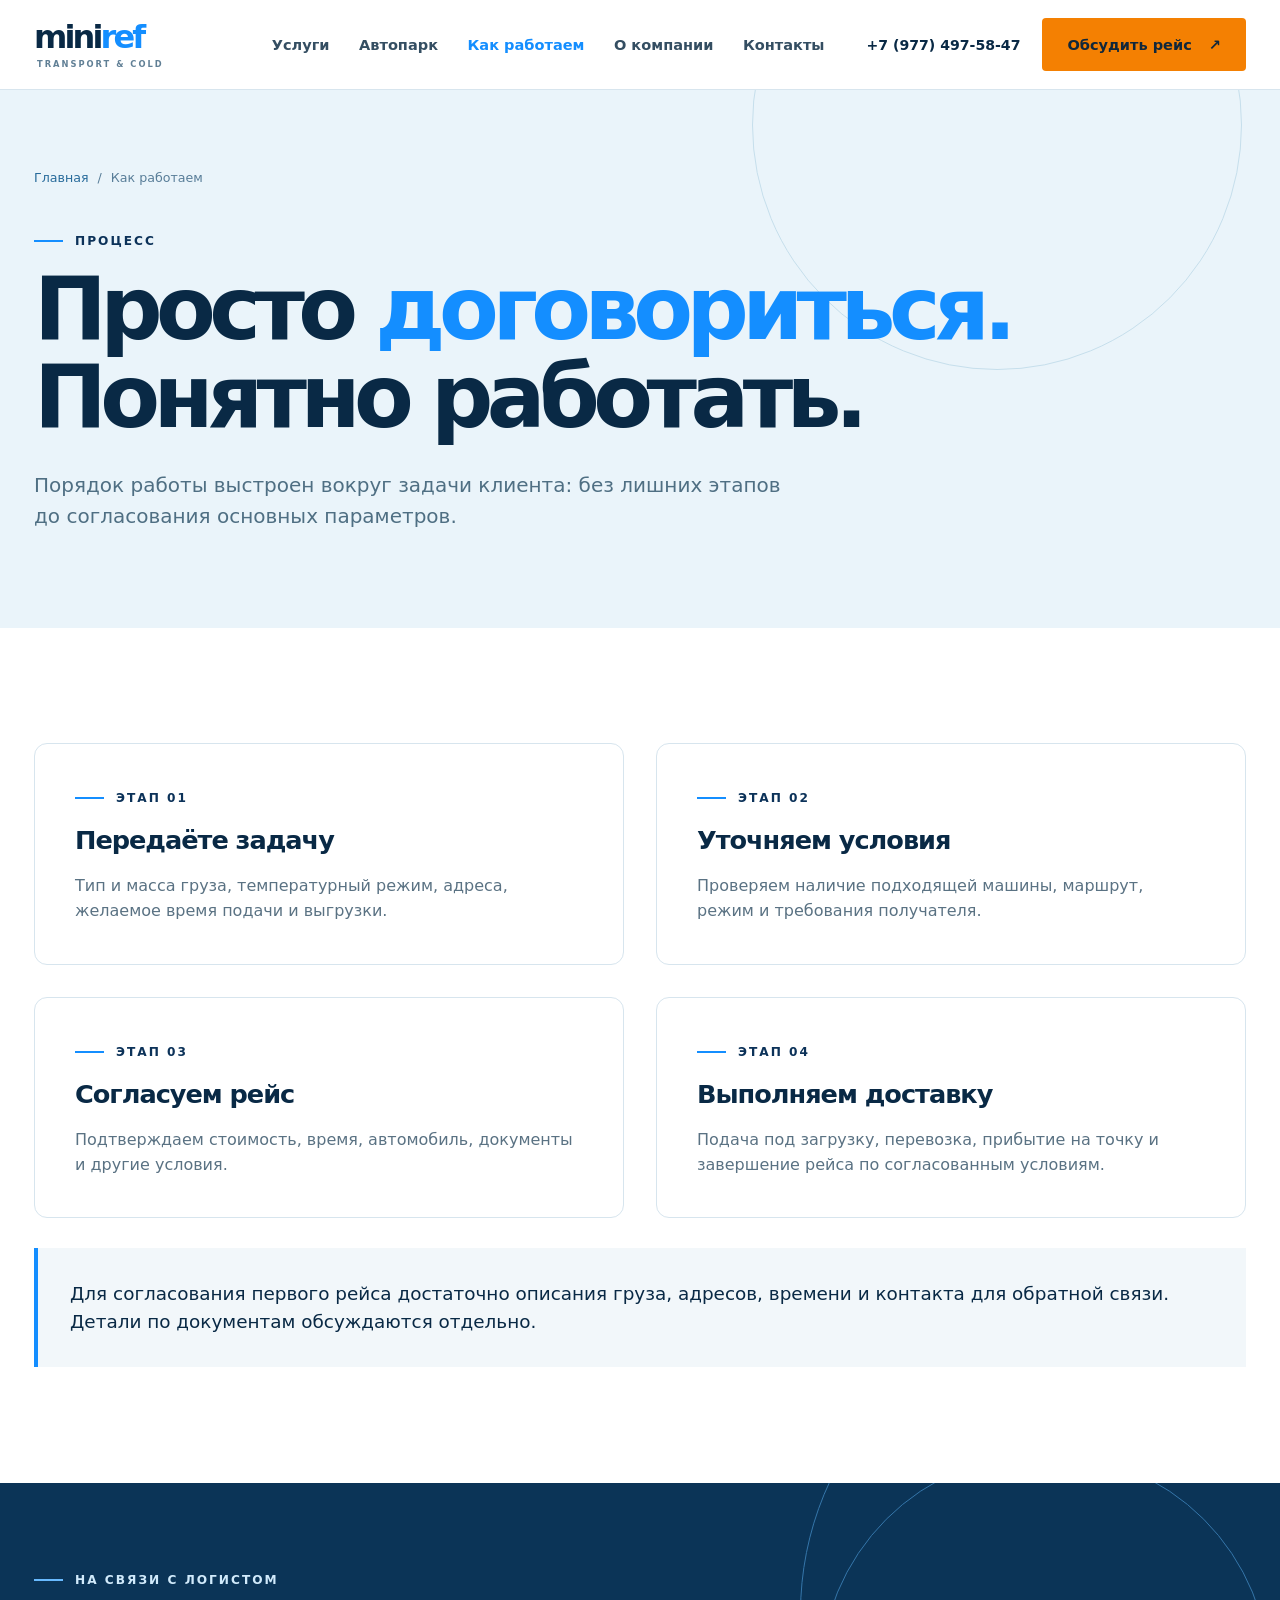
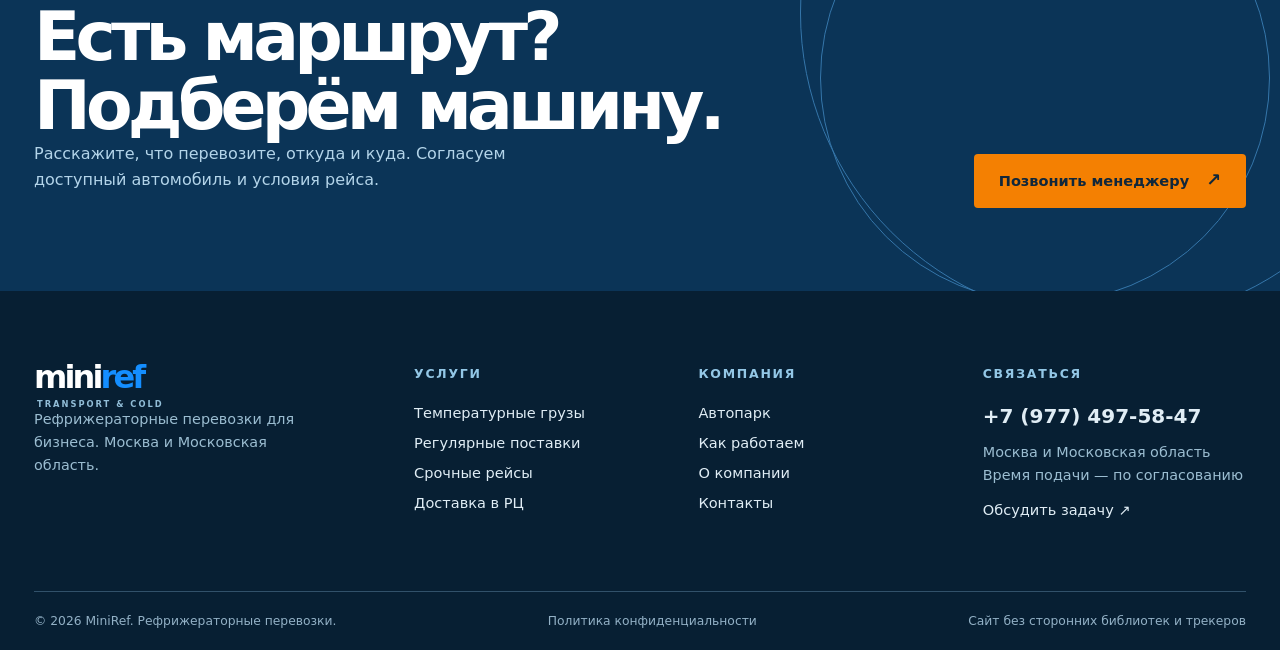
<file: process/index.html>
<!doctype html><html lang="ru"><head><meta charset="utf-8"><meta name="viewport" content="width=device-width, initial-scale=1"><meta name="theme-color" content="#ffffff"><meta name="color-scheme" content="light"><title>Как заказать рефрижераторную перевозку | MiniRef</title><meta name="description" content="Порядок заказа рефрижератора по Москве и МО: заявка, согласование температурного режима, подача машины, доставка и документы."><meta name="robots" content="index,follow,max-image-preview:large"><meta property="og:type" content="website"><meta property="og:locale" content="ru_RU"><meta property="og:title" content="Как заказать рефрижераторную перевозку | MiniRef"><meta property="og:description" content="Порядок заказа рефрижератора по Москве и МО: заявка, согласование температурного режима, подача машины, доставка и документы."><link rel="icon" type="image/svg+xml" href="../assets/img/logo-mark.svg"><link rel="stylesheet" href="../assets/css/styles.css"><script type="application/ld+json">{"@context":"https://schema.org","@type":"Organization","name":"MiniRef","description":"Рефрижераторные перевозки по Москве и Московской области","telephone":"+79774975847","areaServed":[{"@type":"AdministrativeArea","name":"Москва"},{"@type":"AdministrativeArea","name":"Московская область"}]}</script><script src="../assets/js/main.js" defer></script></head><body><a class="skip" href="#main">Перейти к содержимому</a><header class="site-header"><div class="wrap head-inner">
<a class="wordmark" href="../" aria-label="MiniRef — главная">mini<em>ref</em><span class="wordmark__sub">TRANSPORT &amp; COLD</span></a>
<nav class="main-nav" id="main-nav" aria-label="Основное меню"><a href="../services/" >Услуги</a><a href="../fleet/" >Автопарк</a><a href="../process/" aria-current="page">Как работаем</a><a href="../about/" >О компании</a><a href="../contacts/" >Контакты</a></nav>
<div class="head-contact"><a class="phone" href="tel:+79774975847">+7 (977) 497-58-47</a><a class="head-btn" href="../contacts/">Обсудить рейс <span aria-hidden="true">↗</span></a></div>
<button class="menu-toggle" type="button" aria-controls="main-nav" aria-expanded="false" aria-label="Открыть меню" data-menu-toggle><svg viewBox="0 0 24 24" fill="none" stroke="currentColor" stroke-width="2"><path d="M3 6h18M3 12h18M3 18h18"/></svg></button>
</div></header><main id="main"><section class="page-hero"><div class="wrap page-hero__inner"><nav class="breadcrumbs" aria-label="Хлебные крошки"><a href="../">Главная</a> <span aria-hidden="true">/</span> <span aria-current="page">Как работаем</span></nav><span class="eyebrow">Процесс</span><h1>Просто <span class="accent">договориться.</span> Понятно работать.</h1><p>Порядок работы выстроен вокруг задачи клиента: без лишних этапов до согласования основных параметров.</p></div></section><section class="section"><div class="wrap"><div class="rich-grid"><article class="content-block reveal"><span class="eyebrow">Этап 01</span><h3 style="margin-top:20px">Передаёте задачу</h3><p>Тип и масса груза, температурный режим, адреса, желаемое время подачи и выгрузки.</p></article><article class="content-block reveal"><span class="eyebrow">Этап 02</span><h3 style="margin-top:20px">Уточняем условия</h3><p>Проверяем наличие подходящей машины, маршрут, режим и требования получателя.</p></article><article class="content-block reveal"><span class="eyebrow">Этап 03</span><h3 style="margin-top:20px">Согласуем рейс</h3><p>Подтверждаем стоимость, время, автомобиль, документы и другие условия.</p></article><article class="content-block reveal"><span class="eyebrow">Этап 04</span><h3 style="margin-top:20px">Выполняем доставку</h3><p>Подача под загрузку, перевозка, прибытие на точку и завершение рейса по согласованным условиям.</p></article></div><div class="highlight" style="margin-top:30px">Для согласования первого рейса достаточно описания груза, адресов, времени и контакта для обратной связи. Детали по документам обсуждаются отдельно.</div></div></section><section class="cta-banner"><div class="wrap cta-grid"><div><span class="eyebrow eyebrow--light">На связи с логистом</span><h2>Есть маршрут? Подберём машину.</h2><p>Расскажите, что перевозите, откуда и куда. Согласуем доступный автомобиль и условия рейса.</p></div><a class="button button--primary" href="tel:+79774975847">Позвонить менеджеру <span class="arrow" aria-hidden="true">↗</span></a></div></section></main><footer class="site-footer"><div class="wrap"><div class="footer-grid"><div><a class="wordmark" href="../">mini<em>ref</em><span class="wordmark__sub">TRANSPORT &amp; COLD</span></a><p>Рефрижераторные перевозки для бизнеса. Москва и Московская область.</p></div>
<div><h3>Услуги</h3><a href="../services/refrigerated/">Температурные грузы</a><a href="../services/regular/">Регулярные поставки</a><a href="../services/urgent/">Срочные рейсы</a><a href="../services/retail/">Доставка в РЦ</a></div>
<div><h3>Компания</h3><a href="../fleet/">Автопарк</a><a href="../process/">Как работаем</a><a href="../about/">О компании</a><a href="../contacts/">Контакты</a></div>
<div><h3>Связаться</h3><a href="tel:+79774975847" style="font-size:1.25rem;font-weight:800">+7 (977) 497-58-47</a><p>Москва и Московская область<br>Время подачи — по согласованию</p><a href="../contacts/">Обсудить задачу ↗</a></div></div><div class="footer-bottom"><span>© 2026 MiniRef. Рефрижераторные перевозки.</span><a href="../privacy/">Политика конфиденциальности</a><span>Сайт без сторонних библиотек и трекеров</span></div></div></footer></body></html>
</file>
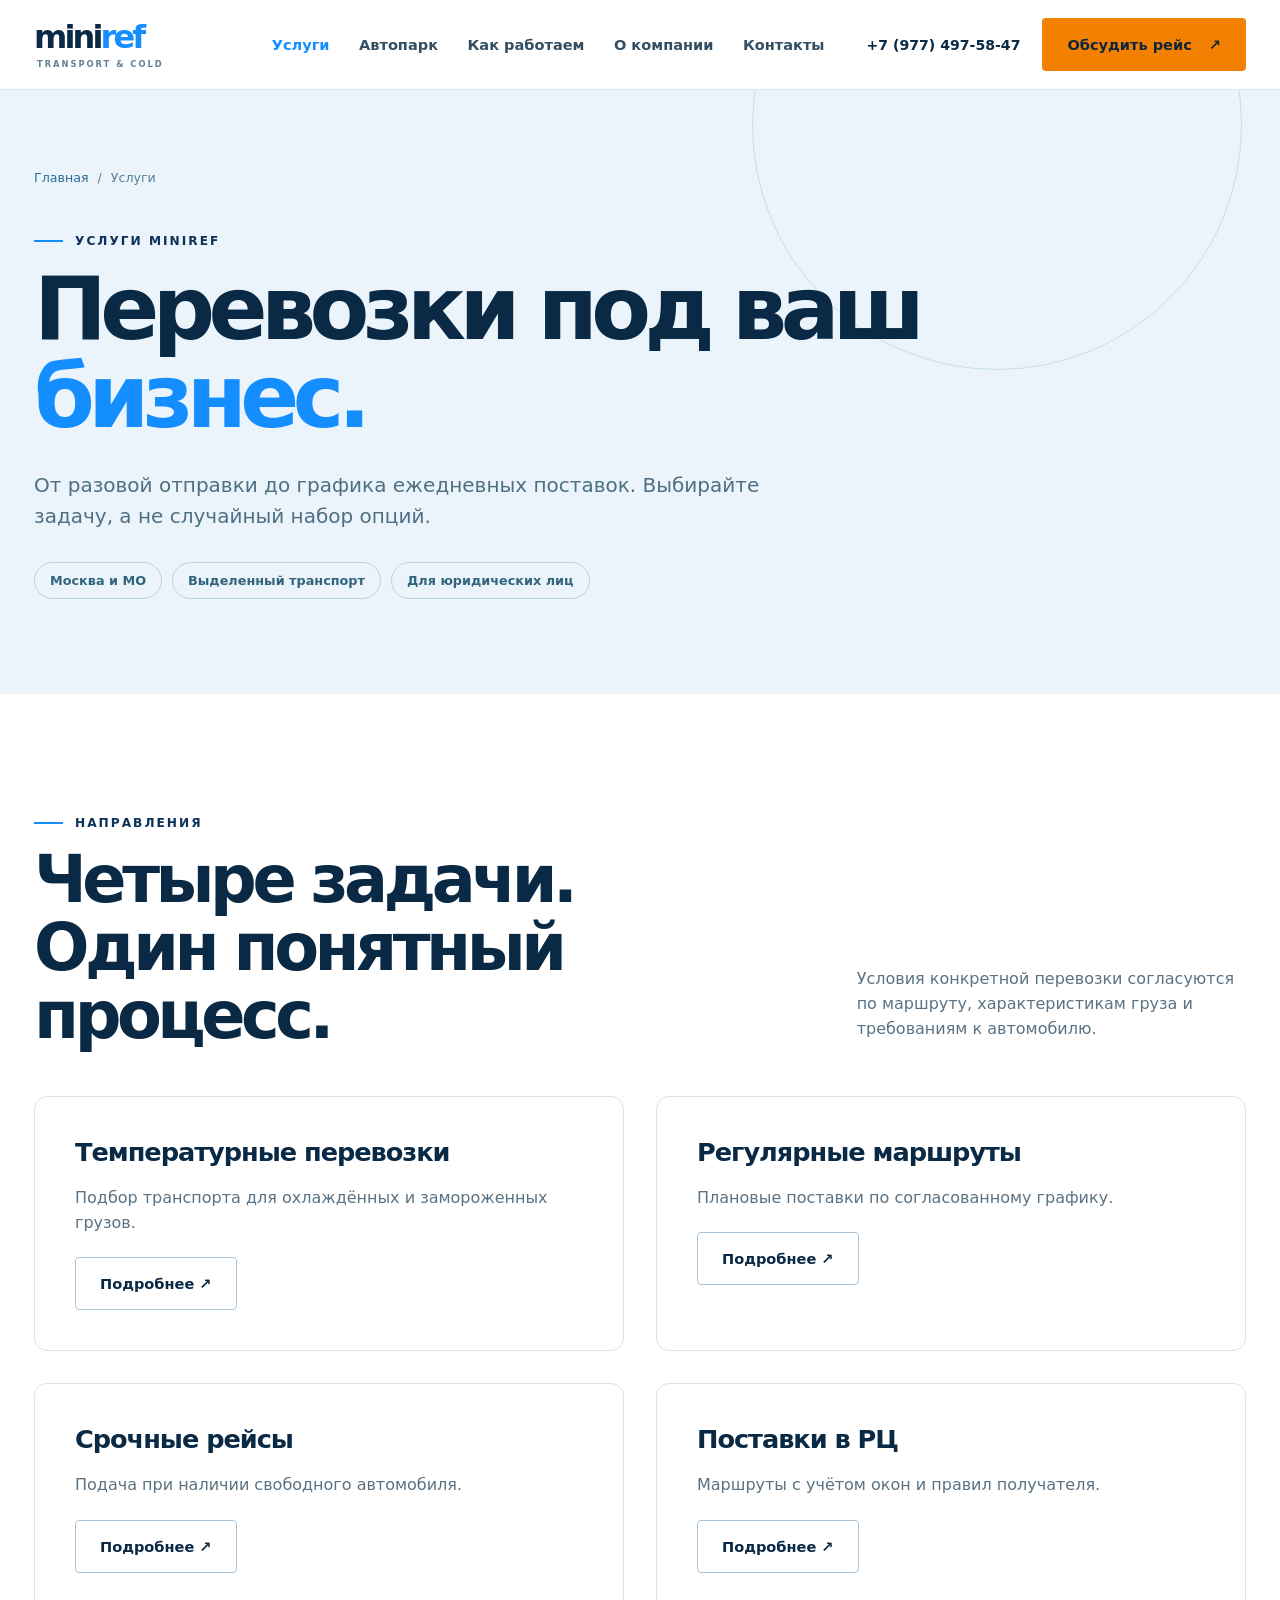
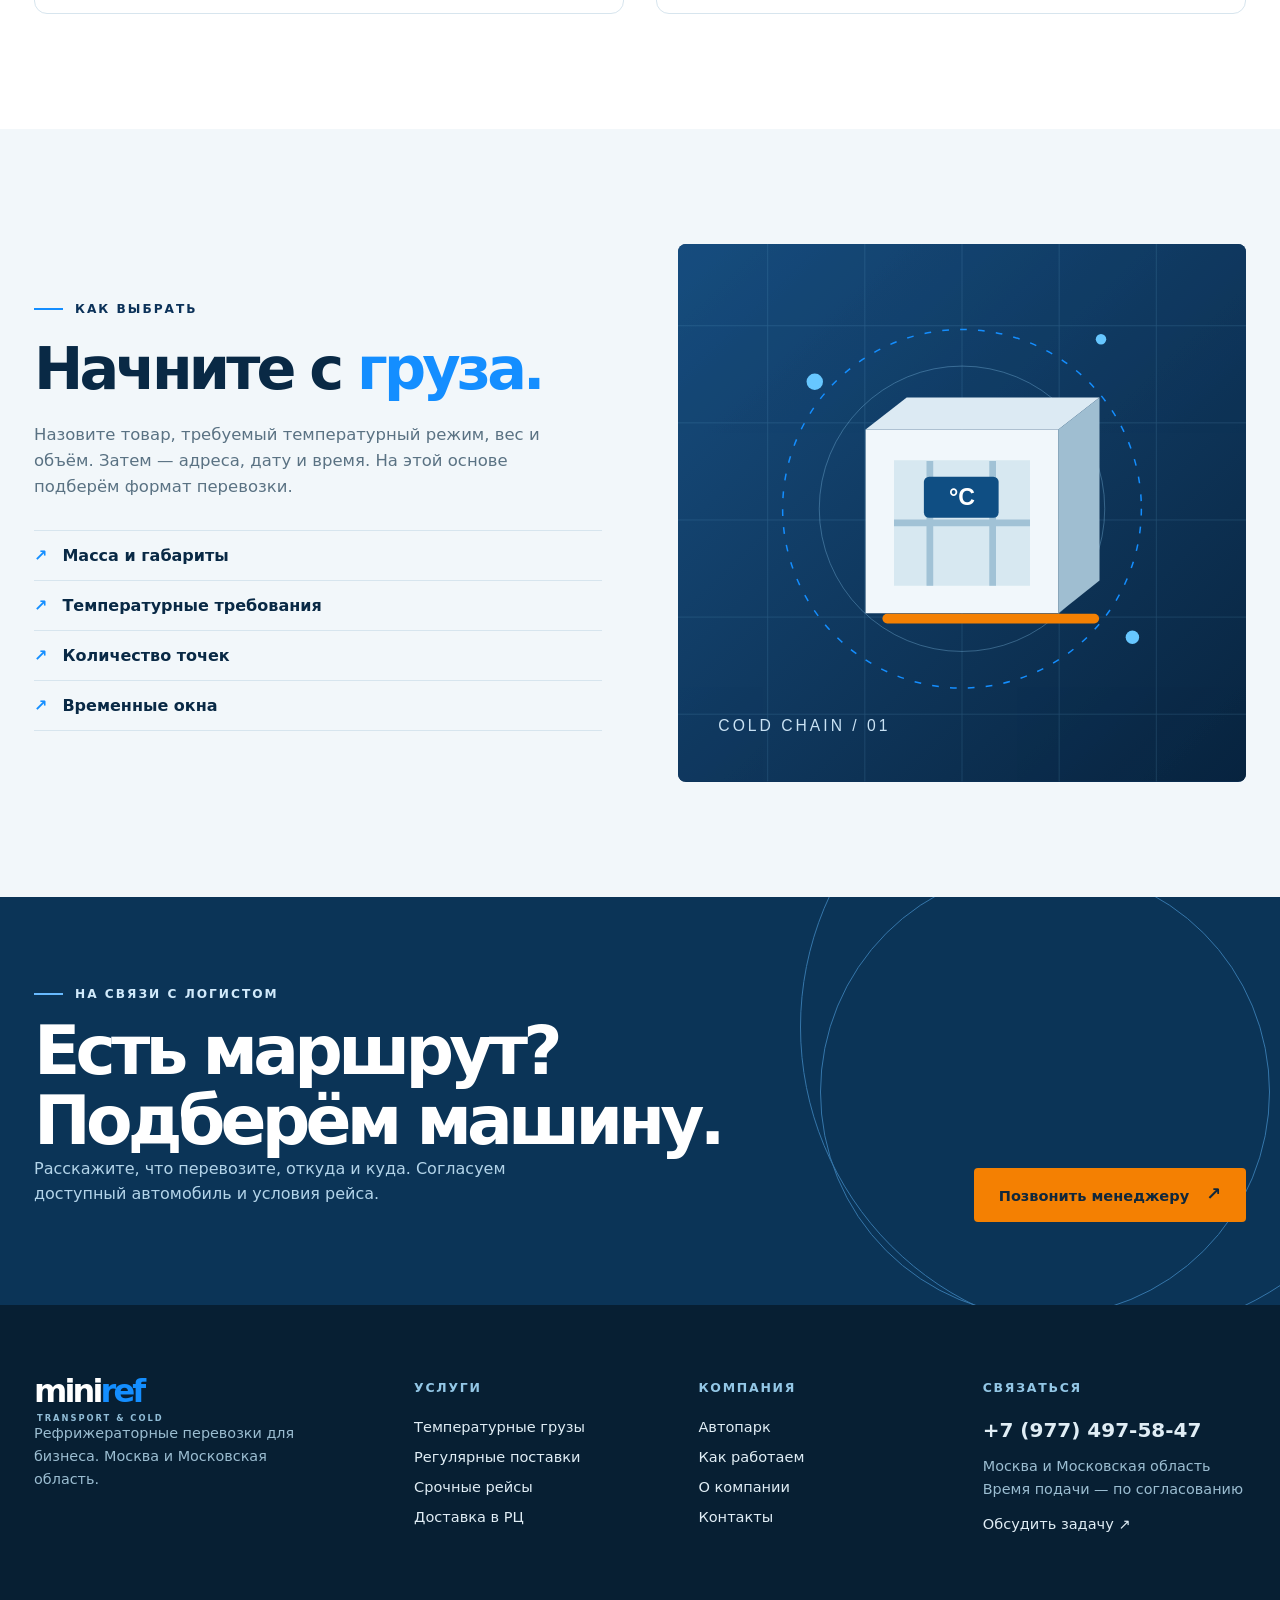
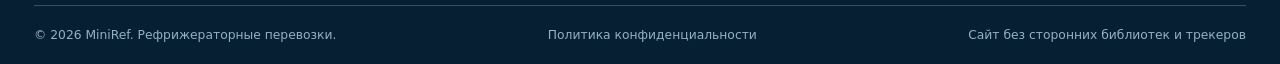
<file: services/index.html>
<!doctype html><html lang="ru"><head><meta charset="utf-8"><meta name="viewport" content="width=device-width, initial-scale=1"><meta name="theme-color" content="#ffffff"><meta name="color-scheme" content="light"><title>Рефрижераторные перевозки: услуги для бизнеса | MiniRef</title><meta name="description" content="Виды рефрижераторных перевозок MiniRef: температурные грузы, регулярные поставки, срочные перевозки, работа с распределительными центрами."><meta name="robots" content="index,follow,max-image-preview:large"><meta property="og:type" content="website"><meta property="og:locale" content="ru_RU"><meta property="og:title" content="Рефрижераторные перевозки: услуги для бизнеса | MiniRef"><meta property="og:description" content="Виды рефрижераторных перевозок MiniRef: температурные грузы, регулярные поставки, срочные перевозки, работа с распределительными центрами."><link rel="icon" type="image/svg+xml" href="../assets/img/logo-mark.svg"><link rel="stylesheet" href="../assets/css/styles.css"><script type="application/ld+json">{"@context":"https://schema.org","@type":"Organization","name":"MiniRef","description":"Рефрижераторные перевозки по Москве и Московской области","telephone":"+79774975847","areaServed":[{"@type":"AdministrativeArea","name":"Москва"},{"@type":"AdministrativeArea","name":"Московская область"}]}</script><script src="../assets/js/main.js" defer></script></head><body><a class="skip" href="#main">Перейти к содержимому</a><header class="site-header"><div class="wrap head-inner">
<a class="wordmark" href="../" aria-label="MiniRef — главная">mini<em>ref</em><span class="wordmark__sub">TRANSPORT &amp; COLD</span></a>
<nav class="main-nav" id="main-nav" aria-label="Основное меню"><a href="../services/" aria-current="page">Услуги</a><a href="../fleet/" >Автопарк</a><a href="../process/" >Как работаем</a><a href="../about/" >О компании</a><a href="../contacts/" >Контакты</a></nav>
<div class="head-contact"><a class="phone" href="tel:+79774975847">+7 (977) 497-58-47</a><a class="head-btn" href="../contacts/">Обсудить рейс <span aria-hidden="true">↗</span></a></div>
<button class="menu-toggle" type="button" aria-controls="main-nav" aria-expanded="false" aria-label="Открыть меню" data-menu-toggle><svg viewBox="0 0 24 24" fill="none" stroke="currentColor" stroke-width="2"><path d="M3 6h18M3 12h18M3 18h18"/></svg></button>
</div></header><main id="main"><section class="page-hero"><div class="wrap page-hero__inner"><nav class="breadcrumbs" aria-label="Хлебные крошки"><a href="../">Главная</a> <span aria-hidden="true">/</span> <span aria-current="page">Услуги</span></nav><span class="eyebrow">Услуги MiniRef</span><h1>Перевозки под ваш <span class="accent">бизнес.</span></h1><p>От разовой отправки до графика ежедневных поставок. Выбирайте задачу, а не случайный набор опций.</p><div class="pill-row"><span class="pill">Москва и МО</span><span class="pill">Выделенный транспорт</span><span class="pill">Для юридических лиц</span></div></div></section><section class="section"><div class="wrap"><div class="section-heading"><div><span class="eyebrow">Направления</span><h2>Четыре задачи.<br>Один понятный процесс.</h2></div><p>Условия конкретной перевозки согласуются по маршруту, характеристикам груза и требованиям к автомобилю.</p></div><div class="rich-grid"><article class="content-block reveal"><h3>Температурные перевозки</h3><p>Подбор транспорта для охлаждённых и замороженных грузов.</p><a class="button button--outline" style="margin-top:22px" href="../services/refrigerated/">Подробнее ↗</a></article><article class="content-block reveal"><h3>Регулярные маршруты</h3><p>Плановые поставки по согласованному графику.</p><a class="button button--outline" style="margin-top:22px" href="../services/regular/">Подробнее ↗</a></article><article class="content-block reveal"><h3>Срочные рейсы</h3><p>Подача при наличии свободного автомобиля.</p><a class="button button--outline" style="margin-top:22px" href="../services/urgent/">Подробнее ↗</a></article><article class="content-block reveal"><h3>Поставки в РЦ</h3><p>Маршруты с учётом окон и правил получателя.</p><a class="button button--outline" style="margin-top:22px" href="../services/retail/">Подробнее ↗</a></article></div></div></section><section class="section section--mist"><div class="wrap split-grid"><div class="split-copy"><span class="eyebrow">Как выбрать</span><h2>Начните с <span class="accent">груза.</span></h2><p>Назовите товар, требуемый температурный режим, вес и объём. Затем — адреса, дату и время. На этой основе подберём формат перевозки.</p><ul class="checklist"><li>Масса и габариты</li><li>Температурные требования</li><li>Количество точек</li><li>Временные окна</li></ul></div><div class="visual-frame"><img src="../assets/img/cold-chain.svg" width="760" height="720" loading="lazy" alt="Иллюстрация температурной логистики"></div></div></section><section class="cta-banner"><div class="wrap cta-grid"><div><span class="eyebrow eyebrow--light">На связи с логистом</span><h2>Есть маршрут? Подберём машину.</h2><p>Расскажите, что перевозите, откуда и куда. Согласуем доступный автомобиль и условия рейса.</p></div><a class="button button--primary" href="tel:+79774975847">Позвонить менеджеру <span class="arrow" aria-hidden="true">↗</span></a></div></section></main><footer class="site-footer"><div class="wrap"><div class="footer-grid"><div><a class="wordmark" href="../">mini<em>ref</em><span class="wordmark__sub">TRANSPORT &amp; COLD</span></a><p>Рефрижераторные перевозки для бизнеса. Москва и Московская область.</p></div>
<div><h3>Услуги</h3><a href="../services/refrigerated/">Температурные грузы</a><a href="../services/regular/">Регулярные поставки</a><a href="../services/urgent/">Срочные рейсы</a><a href="../services/retail/">Доставка в РЦ</a></div>
<div><h3>Компания</h3><a href="../fleet/">Автопарк</a><a href="../process/">Как работаем</a><a href="../about/">О компании</a><a href="../contacts/">Контакты</a></div>
<div><h3>Связаться</h3><a href="tel:+79774975847" style="font-size:1.25rem;font-weight:800">+7 (977) 497-58-47</a><p>Москва и Московская область<br>Время подачи — по согласованию</p><a href="../contacts/">Обсудить задачу ↗</a></div></div><div class="footer-bottom"><span>© 2026 MiniRef. Рефрижераторные перевозки.</span><a href="../privacy/">Политика конфиденциальности</a><span>Сайт без сторонних библиотек и трекеров</span></div></div></footer></body></html>
</file>
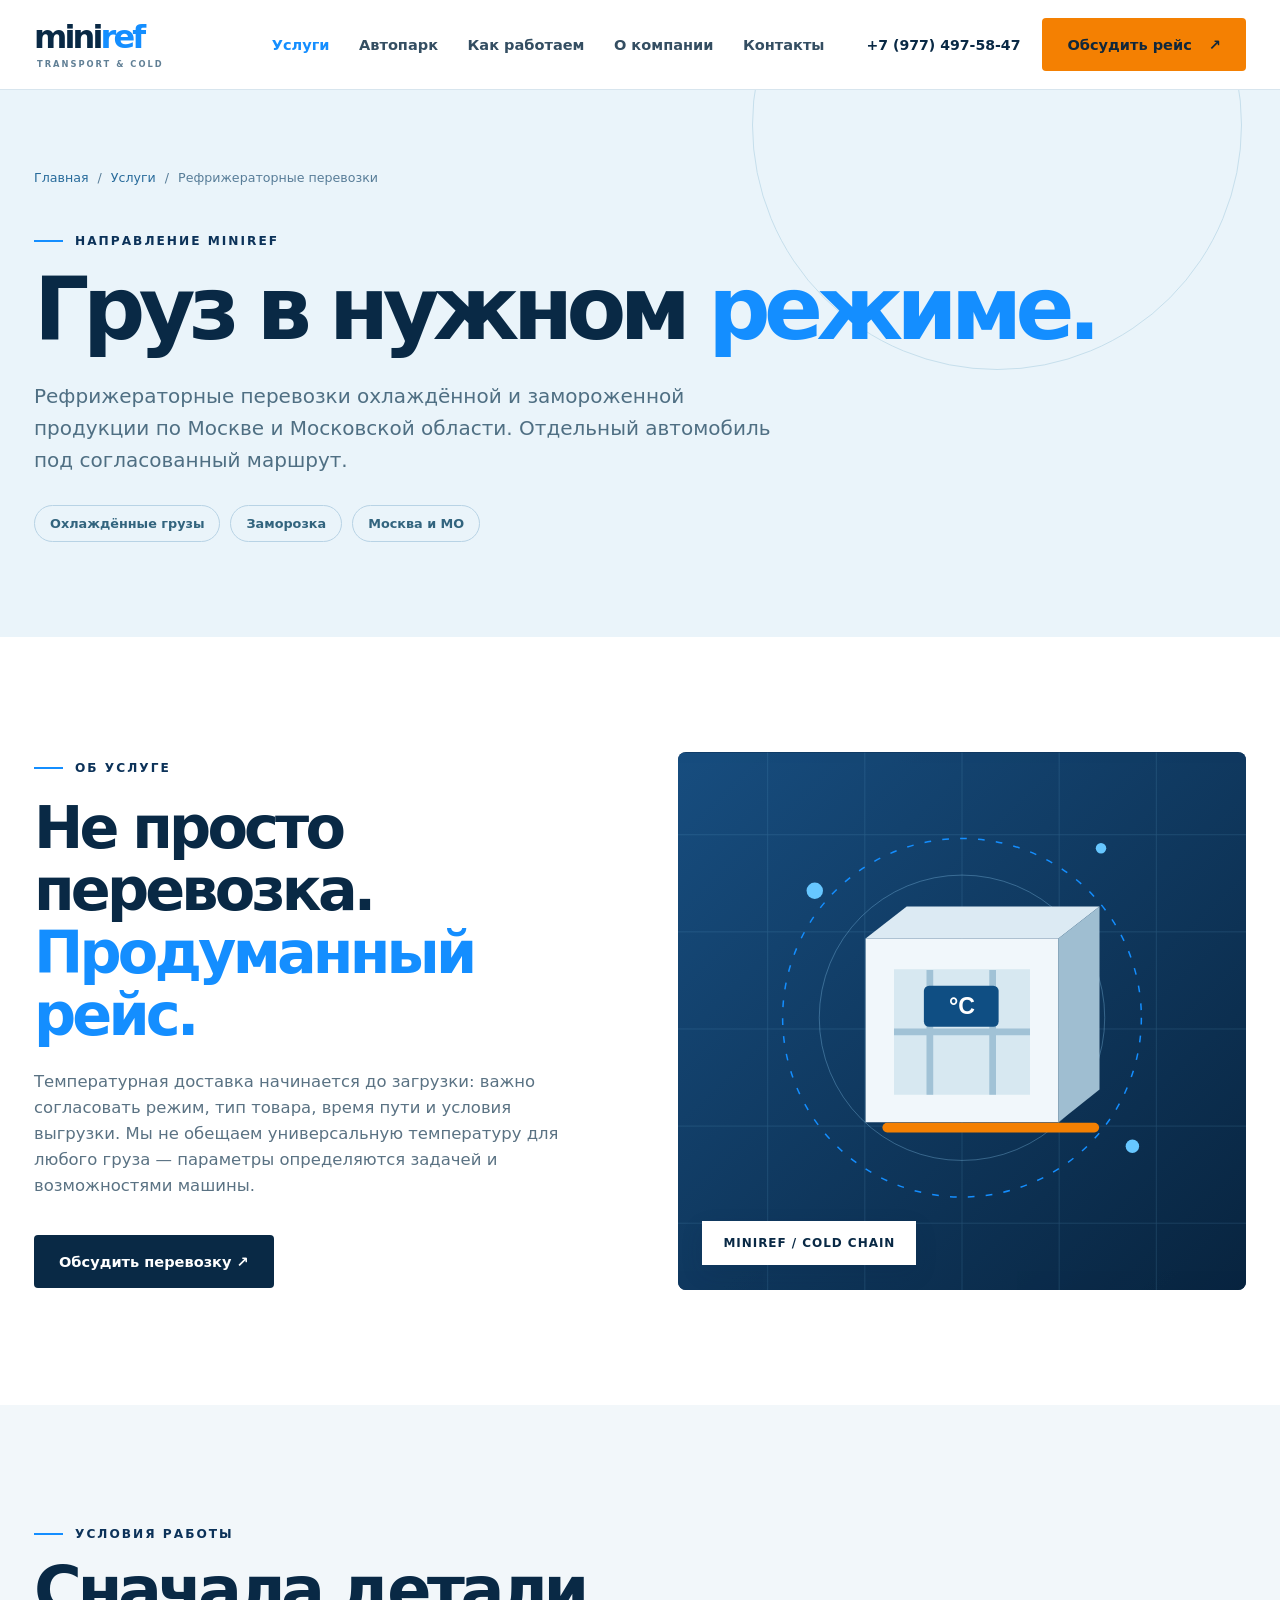
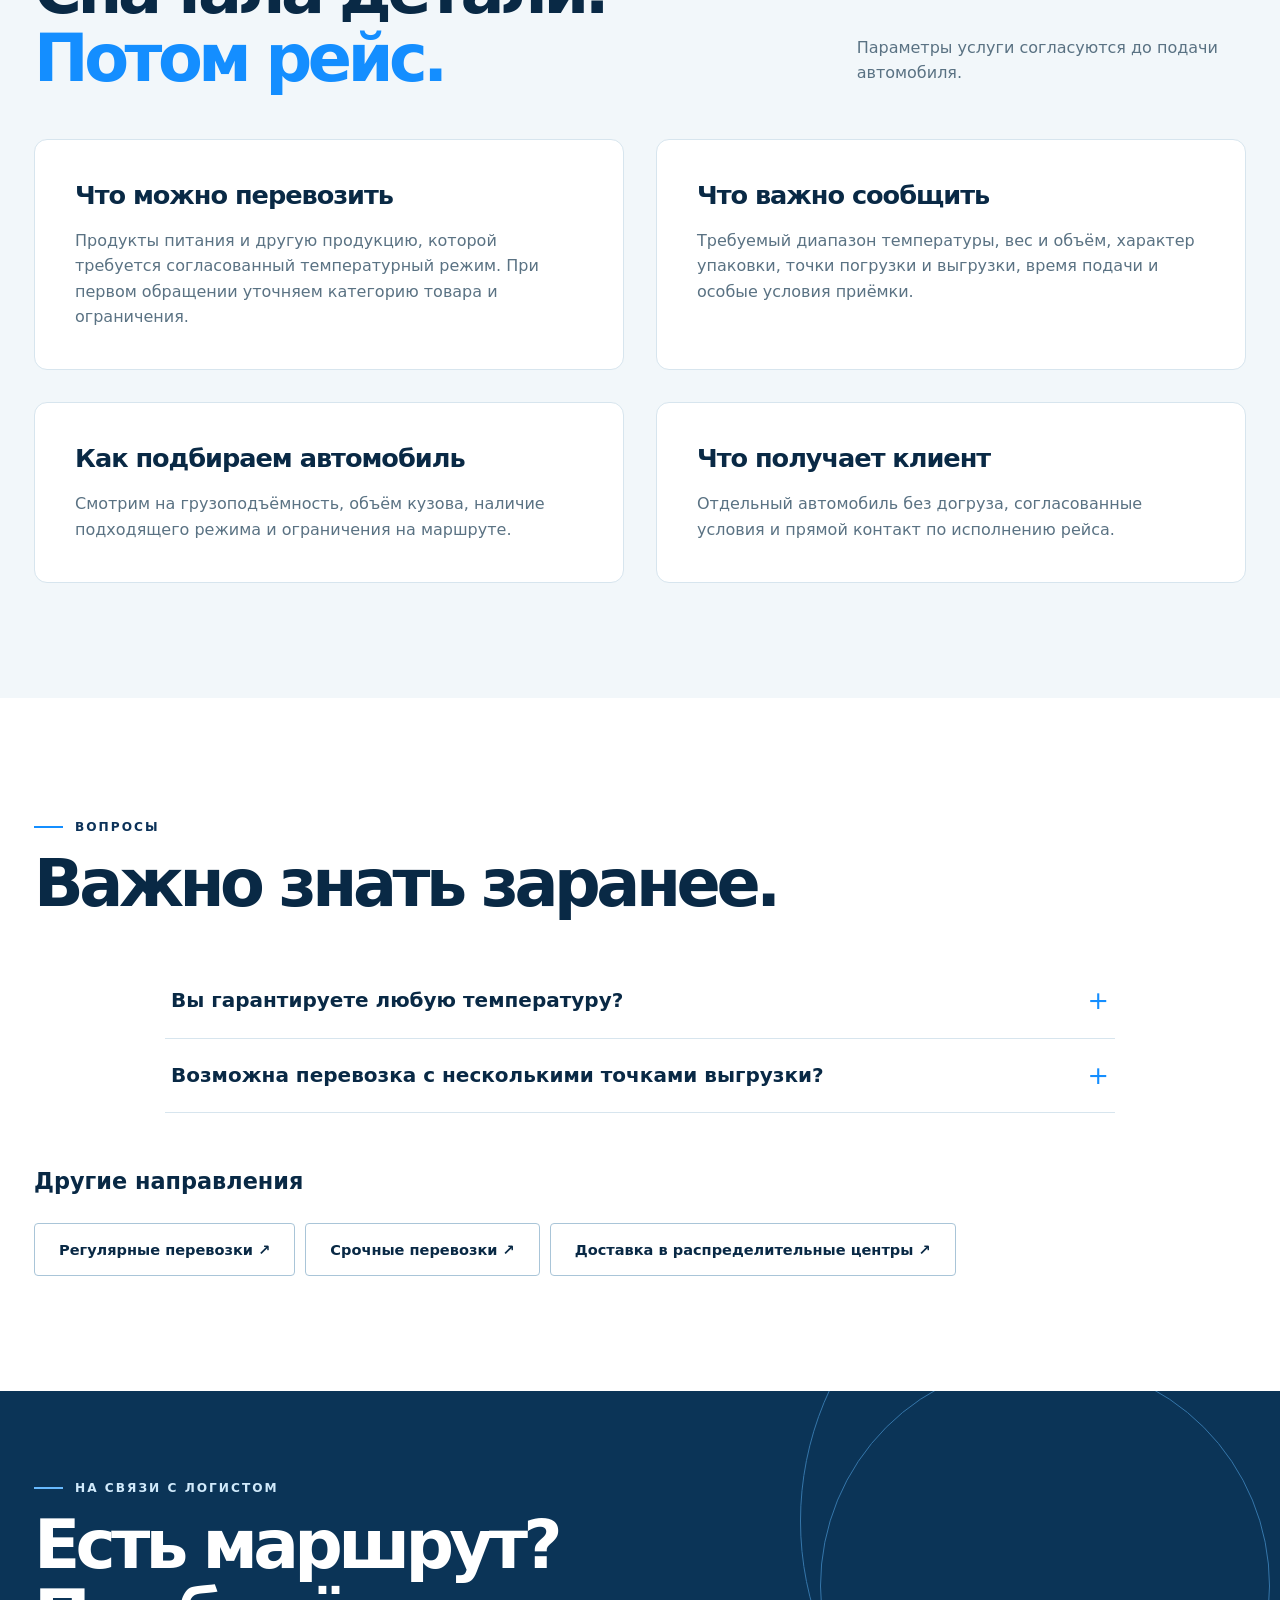
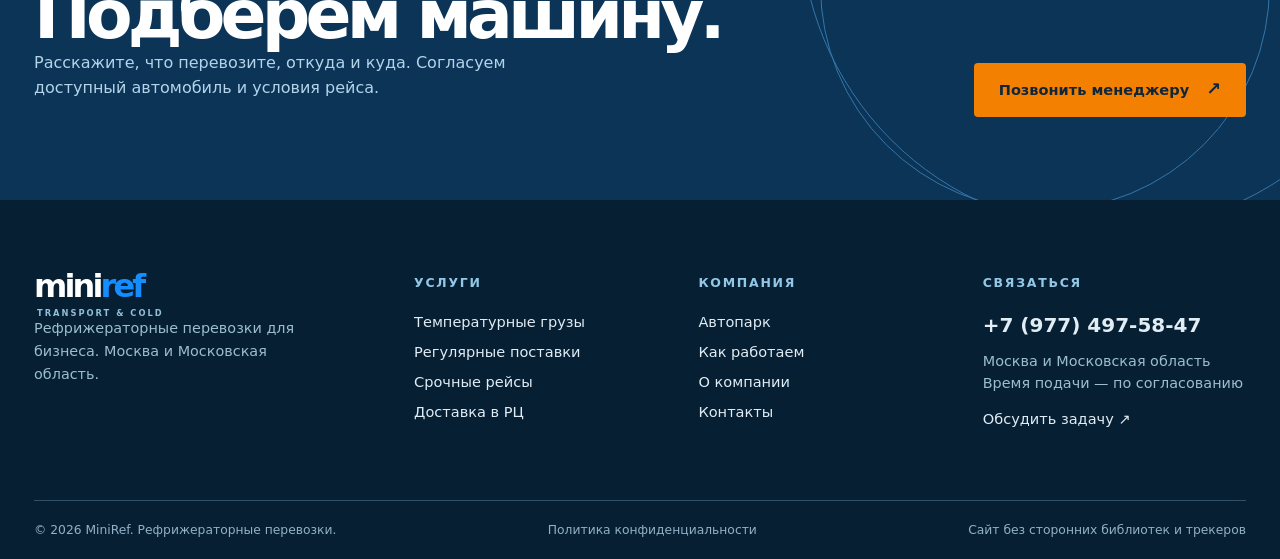
<file: services/refrigerated/index.html>
<!doctype html><html lang="ru"><head><meta charset="utf-8"><meta name="viewport" content="width=device-width, initial-scale=1"><meta name="theme-color" content="#ffffff"><meta name="color-scheme" content="light"><title>Рефрижераторные перевозки по Москве и МО | MiniRef</title><meta name="description" content="Перевозки охлаждённых и замороженных грузов по Москве и области отдельным рефрижератором. Согласование температурного режима и маршрута."><meta name="robots" content="index,follow,max-image-preview:large"><meta property="og:type" content="website"><meta property="og:locale" content="ru_RU"><meta property="og:title" content="Рефрижераторные перевозки по Москве и МО | MiniRef"><meta property="og:description" content="Перевозки охлаждённых и замороженных грузов по Москве и области отдельным рефрижератором. Согласование температурного режима и маршрута."><link rel="icon" type="image/svg+xml" href="../../assets/img/logo-mark.svg"><link rel="stylesheet" href="../../assets/css/styles.css"><script type="application/ld+json">{"@context":"https://schema.org","@type":"Organization","name":"MiniRef","description":"Рефрижераторные перевозки по Москве и Московской области","telephone":"+79774975847","areaServed":[{"@type":"AdministrativeArea","name":"Москва"},{"@type":"AdministrativeArea","name":"Московская область"}]}</script><script src="../../assets/js/main.js" defer></script></head><body><a class="skip" href="#main">Перейти к содержимому</a><header class="site-header"><div class="wrap head-inner">
<a class="wordmark" href="../../" aria-label="MiniRef — главная">mini<em>ref</em><span class="wordmark__sub">TRANSPORT &amp; COLD</span></a>
<nav class="main-nav" id="main-nav" aria-label="Основное меню"><a href="../../services/" aria-current="page">Услуги</a><a href="../../fleet/" >Автопарк</a><a href="../../process/" >Как работаем</a><a href="../../about/" >О компании</a><a href="../../contacts/" >Контакты</a></nav>
<div class="head-contact"><a class="phone" href="tel:+79774975847">+7 (977) 497-58-47</a><a class="head-btn" href="../../contacts/">Обсудить рейс <span aria-hidden="true">↗</span></a></div>
<button class="menu-toggle" type="button" aria-controls="main-nav" aria-expanded="false" aria-label="Открыть меню" data-menu-toggle><svg viewBox="0 0 24 24" fill="none" stroke="currentColor" stroke-width="2"><path d="M3 6h18M3 12h18M3 18h18"/></svg></button>
</div></header><main id="main"><section class="page-hero"><div class="wrap page-hero__inner"><nav class="breadcrumbs" aria-label="Хлебные крошки"><a href="../../">Главная</a> <span aria-hidden="true">/</span> <a href="../../services/">Услуги</a> <span aria-hidden="true">/</span> <span aria-current="page">Рефрижераторные перевозки</span></nav><span class="eyebrow">Направление MiniRef</span><h1>Груз в нужном <span class="accent">режиме.</span></h1><p>Рефрижераторные перевозки охлаждённой и замороженной продукции по Москве и Московской области. Отдельный автомобиль под согласованный маршрут.</p><div class="pill-row"><span class="pill">Охлаждённые грузы</span><span class="pill">Заморозка</span><span class="pill">Москва и МО</span></div></div></section><section class="section"><div class="wrap split-grid"><div class="split-copy"><span class="eyebrow">Об услуге</span><h2>Не просто перевозка. <span class="accent">Продуманный рейс.</span></h2><p>Температурная доставка начинается до загрузки: важно согласовать режим, тип товара, время пути и условия выгрузки. Мы не обещаем универсальную температуру для любого груза — параметры определяются задачей и возможностями машины.</p><a class="button button--dark" href="../../contacts/" style="margin-top:20px">Обсудить перевозку ↗</a></div><div class="visual-frame"><img src="../../assets/img/cold-chain.svg" width="760" height="720" loading="lazy" alt="Фирменная иллюстрация температурной логистики MiniRef"><span class="frame-tag">MINIREF / COLD CHAIN</span></div></div></section><section class="section section--mist"><div class="wrap"><div class="section-heading"><div><span class="eyebrow">Условия работы</span><h2>Сначала детали.<br><span class="accent">Потом рейс.</span></h2></div><p>Параметры услуги согласуются до подачи автомобиля.</p></div><div class="rich-grid"><article class="content-block reveal"><h3>Что можно перевозить</h3><p>Продукты питания и другую продукцию, которой требуется согласованный температурный режим. При первом обращении уточняем категорию товара и ограничения.</p></article><article class="content-block reveal"><h3>Что важно сообщить</h3><p>Требуемый диапазон температуры, вес и объём, характер упаковки, точки погрузки и выгрузки, время подачи и особые условия приёмки.</p></article><article class="content-block reveal"><h3>Как подбираем автомобиль</h3><p>Смотрим на грузоподъёмность, объём кузова, наличие подходящего режима и ограничения на маршруте.</p></article><article class="content-block reveal"><h3>Что получает клиент</h3><p>Отдельный автомобиль без догруза, согласованные условия и прямой контакт по исполнению рейса.</p></article></div></div></section><section class="section"><div class="wrap"><div class="section-heading"><div><span class="eyebrow">Вопросы</span><h2>Важно знать заранее.</h2></div></div><div class="faq-list"><details><summary>Вы гарантируете любую температуру?</summary><p>Нет: доступные режимы зависят от конкретной машины и условий рейса. Согласуем требования до подтверждения заказа.</p></details><details><summary>Возможна перевозка с несколькими точками выгрузки?</summary><p>Да, если маршрут и условия согласованы заранее. Важно учесть время открывания кузова и специфику продукции.</p></details></div><h3 style="margin-top:55px;font-size:1.4rem">Другие направления</h3><div class="pill-row"><a class="button button--outline" href="../../services/regular/">Регулярные перевозки ↗</a><a class="button button--outline" href="../../services/urgent/">Срочные перевозки ↗</a><a class="button button--outline" href="../../services/retail/">Доставка в распределительные центры ↗</a></div></div></section><section class="cta-banner"><div class="wrap cta-grid"><div><span class="eyebrow eyebrow--light">На связи с логистом</span><h2>Есть маршрут? Подберём машину.</h2><p>Расскажите, что перевозите, откуда и куда. Согласуем доступный автомобиль и условия рейса.</p></div><a class="button button--primary" href="tel:+79774975847">Позвонить менеджеру <span class="arrow" aria-hidden="true">↗</span></a></div></section></main><footer class="site-footer"><div class="wrap"><div class="footer-grid"><div><a class="wordmark" href="../../">mini<em>ref</em><span class="wordmark__sub">TRANSPORT &amp; COLD</span></a><p>Рефрижераторные перевозки для бизнеса. Москва и Московская область.</p></div>
<div><h3>Услуги</h3><a href="../../services/refrigerated/">Температурные грузы</a><a href="../../services/regular/">Регулярные поставки</a><a href="../../services/urgent/">Срочные рейсы</a><a href="../../services/retail/">Доставка в РЦ</a></div>
<div><h3>Компания</h3><a href="../../fleet/">Автопарк</a><a href="../../process/">Как работаем</a><a href="../../about/">О компании</a><a href="../../contacts/">Контакты</a></div>
<div><h3>Связаться</h3><a href="tel:+79774975847" style="font-size:1.25rem;font-weight:800">+7 (977) 497-58-47</a><p>Москва и Московская область<br>Время подачи — по согласованию</p><a href="../../contacts/">Обсудить задачу ↗</a></div></div><div class="footer-bottom"><span>© 2026 MiniRef. Рефрижераторные перевозки.</span><a href="../../privacy/">Политика конфиденциальности</a><span>Сайт без сторонних библиотек и трекеров</span></div></div></footer></body></html>
</file>
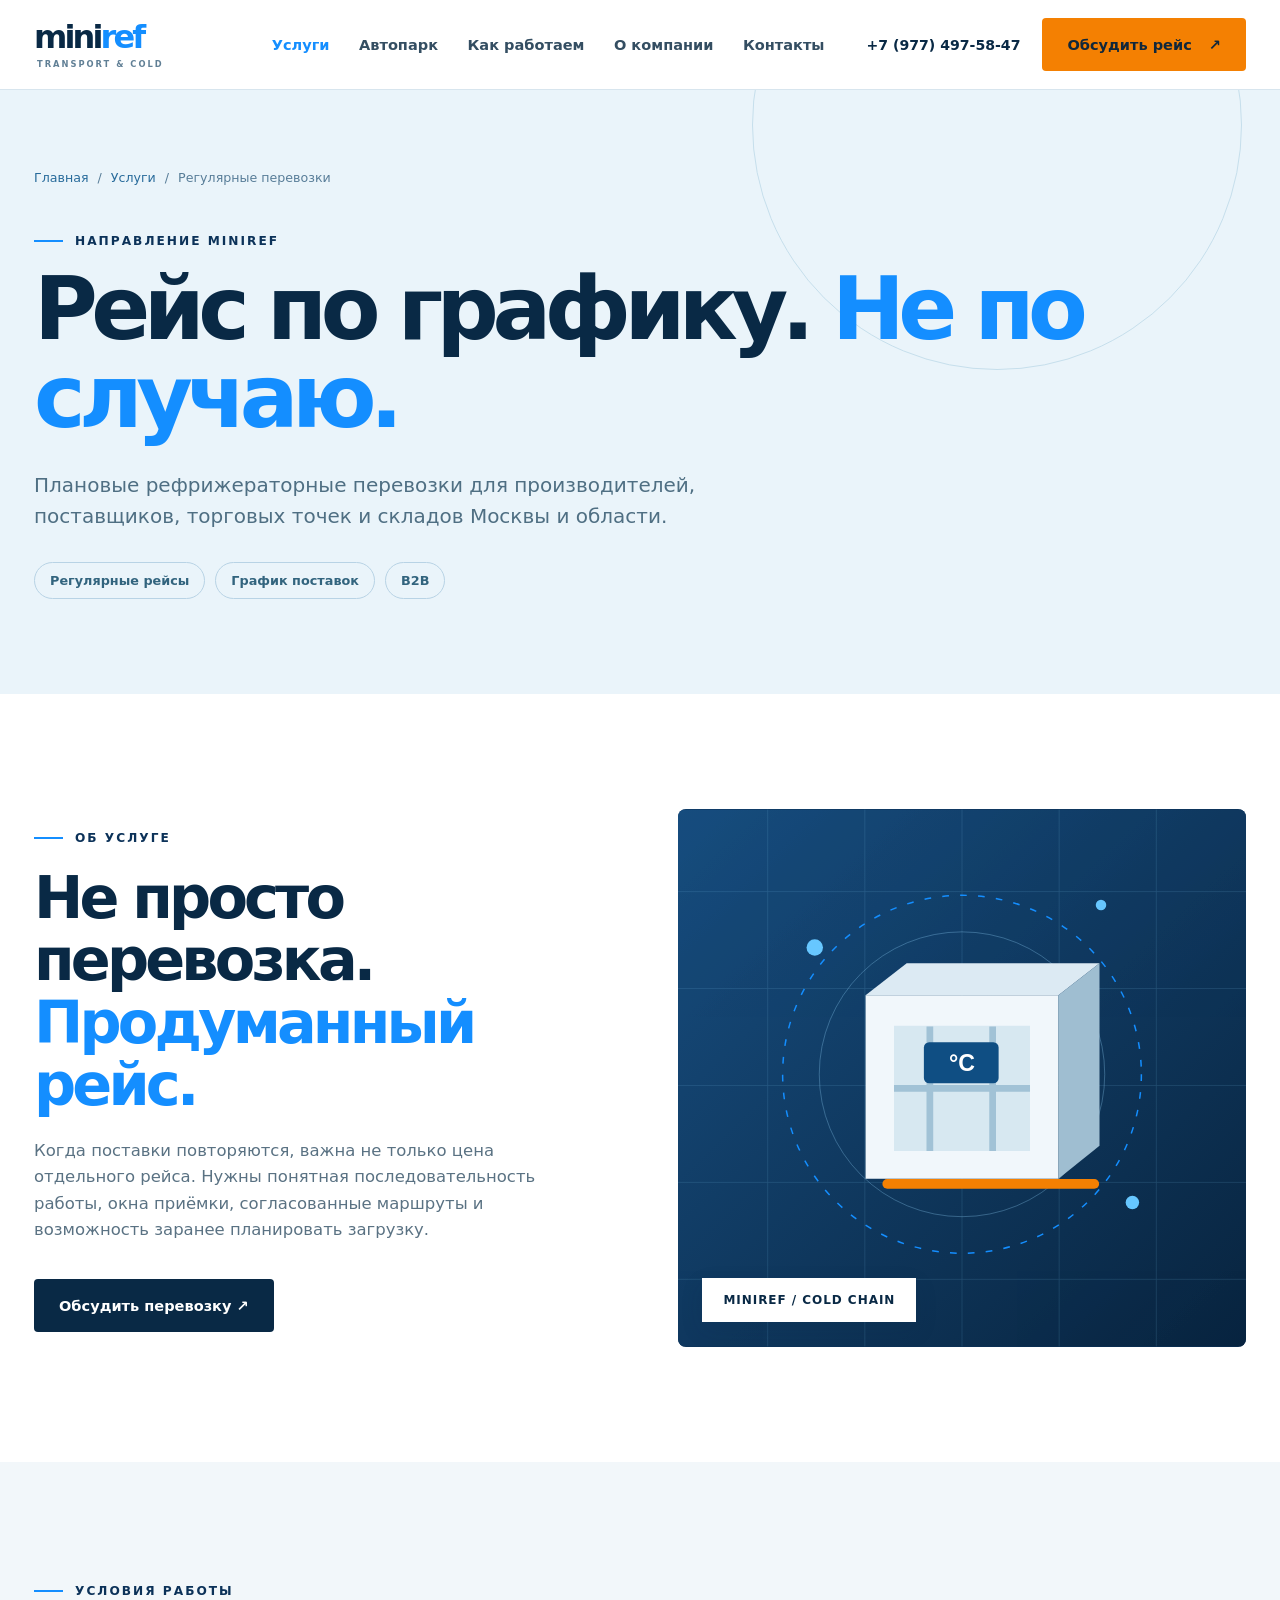
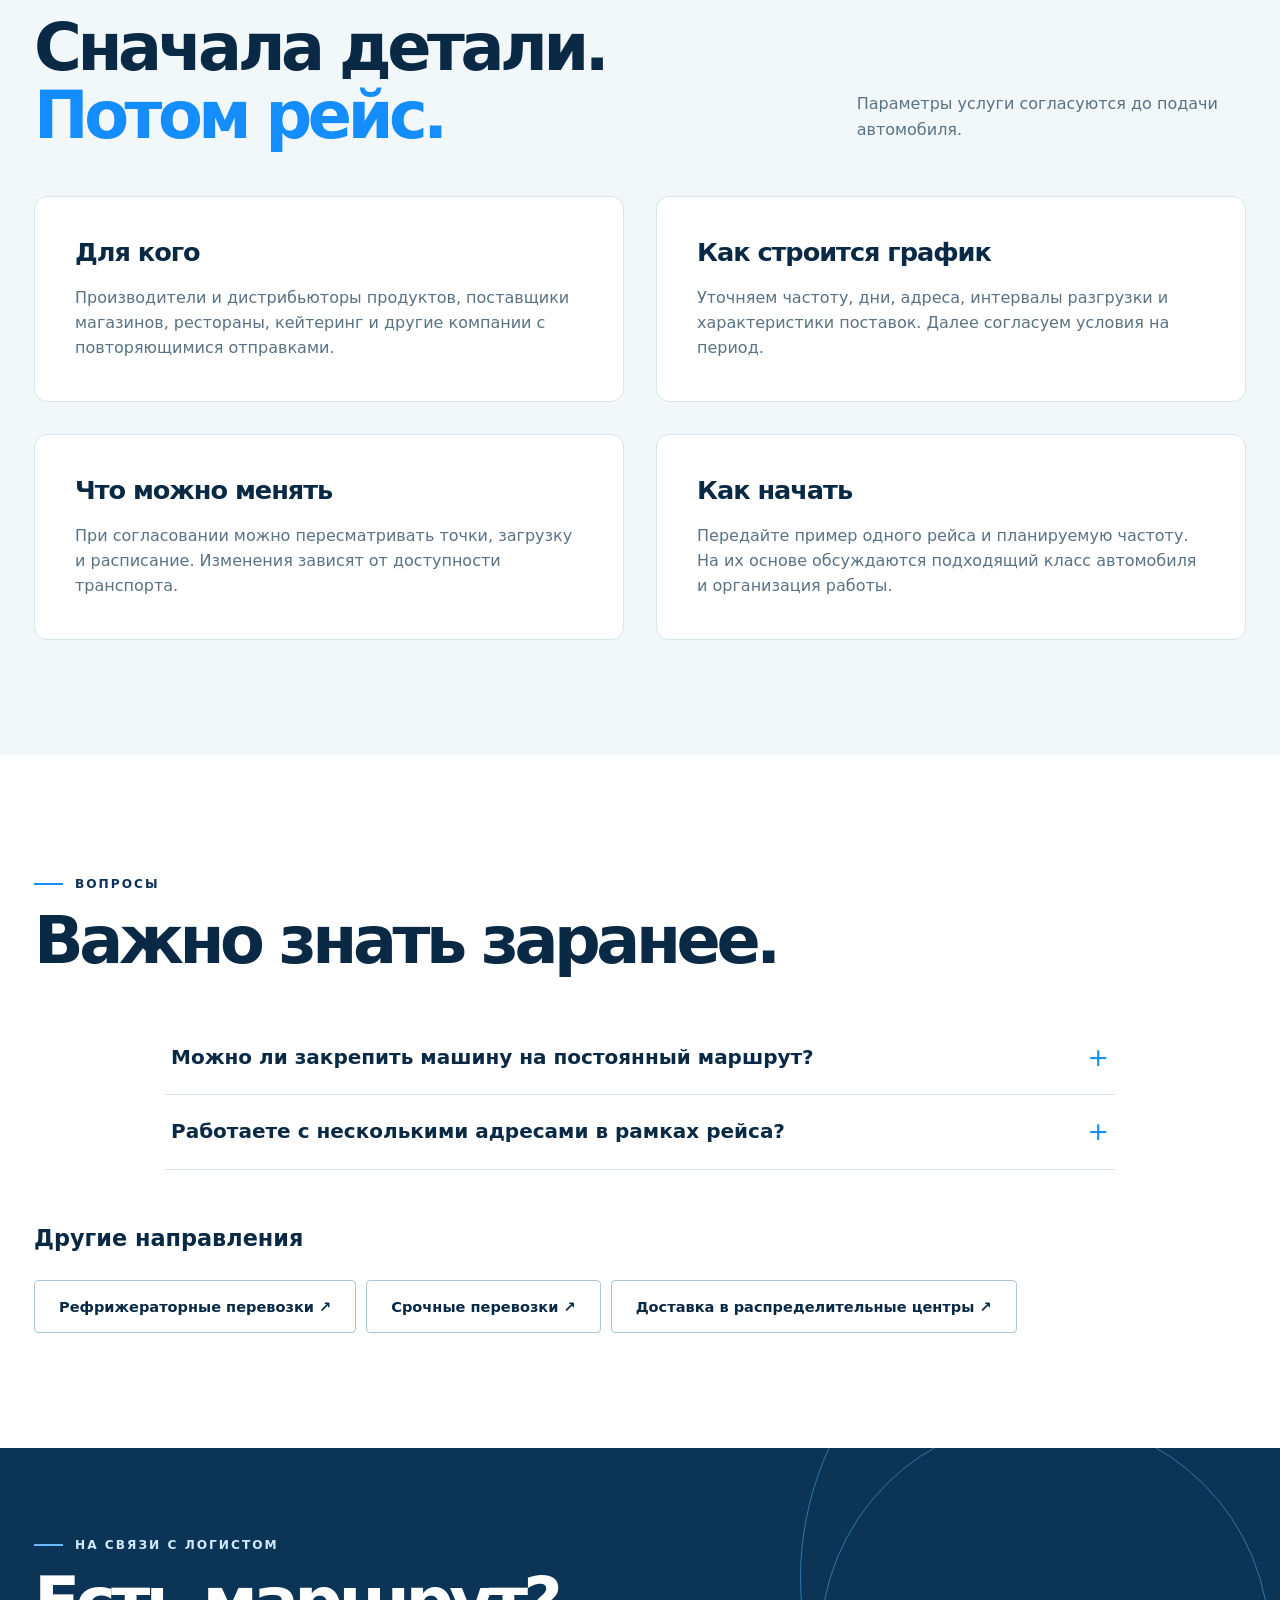
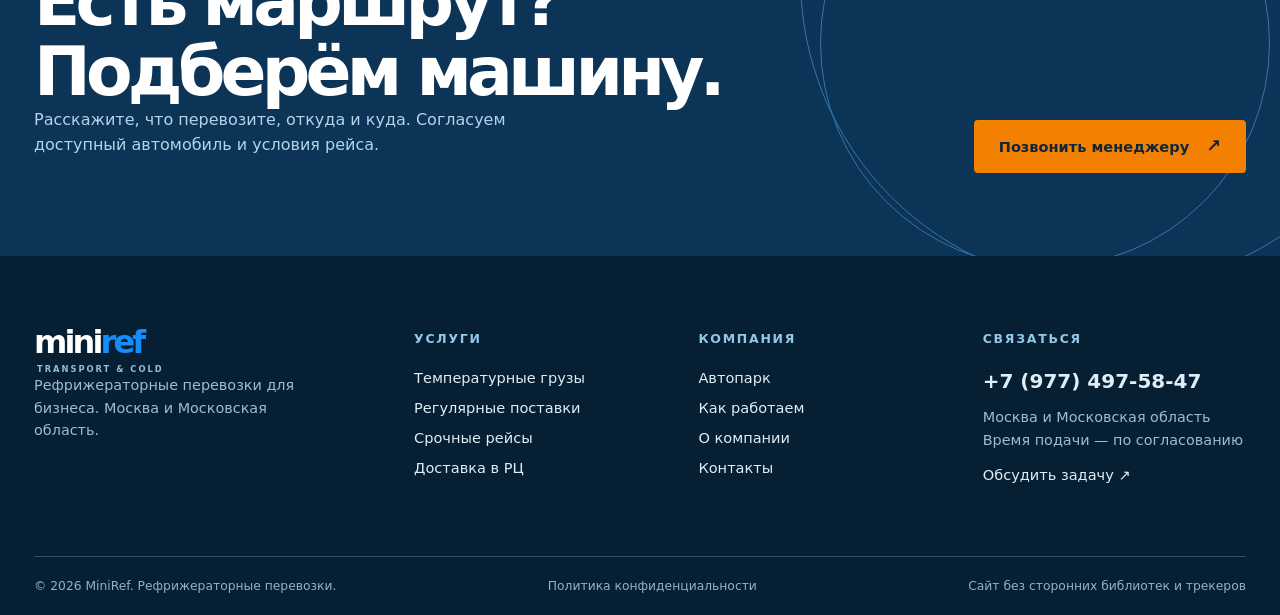
<file: services/regular/index.html>
<!doctype html><html lang="ru"><head><meta charset="utf-8"><meta name="viewport" content="width=device-width, initial-scale=1"><meta name="theme-color" content="#ffffff"><meta name="color-scheme" content="light"><title>Регулярные рефрижераторные перевозки для компаний | MiniRef</title><meta name="description" content="Регулярная доставка продуктов и температурных грузов по графику. Рейсы на склады, в магазины и распределительные центры Москвы и МО."><meta name="robots" content="index,follow,max-image-preview:large"><meta property="og:type" content="website"><meta property="og:locale" content="ru_RU"><meta property="og:title" content="Регулярные рефрижераторные перевозки для компаний | MiniRef"><meta property="og:description" content="Регулярная доставка продуктов и температурных грузов по графику. Рейсы на склады, в магазины и распределительные центры Москвы и МО."><link rel="icon" type="image/svg+xml" href="../../assets/img/logo-mark.svg"><link rel="stylesheet" href="../../assets/css/styles.css"><script type="application/ld+json">{"@context":"https://schema.org","@type":"Organization","name":"MiniRef","description":"Рефрижераторные перевозки по Москве и Московской области","telephone":"+79774975847","areaServed":[{"@type":"AdministrativeArea","name":"Москва"},{"@type":"AdministrativeArea","name":"Московская область"}]}</script><script src="../../assets/js/main.js" defer></script></head><body><a class="skip" href="#main">Перейти к содержимому</a><header class="site-header"><div class="wrap head-inner">
<a class="wordmark" href="../../" aria-label="MiniRef — главная">mini<em>ref</em><span class="wordmark__sub">TRANSPORT &amp; COLD</span></a>
<nav class="main-nav" id="main-nav" aria-label="Основное меню"><a href="../../services/" aria-current="page">Услуги</a><a href="../../fleet/" >Автопарк</a><a href="../../process/" >Как работаем</a><a href="../../about/" >О компании</a><a href="../../contacts/" >Контакты</a></nav>
<div class="head-contact"><a class="phone" href="tel:+79774975847">+7 (977) 497-58-47</a><a class="head-btn" href="../../contacts/">Обсудить рейс <span aria-hidden="true">↗</span></a></div>
<button class="menu-toggle" type="button" aria-controls="main-nav" aria-expanded="false" aria-label="Открыть меню" data-menu-toggle><svg viewBox="0 0 24 24" fill="none" stroke="currentColor" stroke-width="2"><path d="M3 6h18M3 12h18M3 18h18"/></svg></button>
</div></header><main id="main"><section class="page-hero"><div class="wrap page-hero__inner"><nav class="breadcrumbs" aria-label="Хлебные крошки"><a href="../../">Главная</a> <span aria-hidden="true">/</span> <a href="../../services/">Услуги</a> <span aria-hidden="true">/</span> <span aria-current="page">Регулярные перевозки</span></nav><span class="eyebrow">Направление MiniRef</span><h1>Рейс по графику. <span class="accent">Не по случаю.</span></h1><p>Плановые рефрижераторные перевозки для производителей, поставщиков, торговых точек и складов Москвы и области.</p><div class="pill-row"><span class="pill">Регулярные рейсы</span><span class="pill">График поставок</span><span class="pill">B2B</span></div></div></section><section class="section"><div class="wrap split-grid"><div class="split-copy"><span class="eyebrow">Об услуге</span><h2>Не просто перевозка. <span class="accent">Продуманный рейс.</span></h2><p>Когда поставки повторяются, важна не только цена отдельного рейса. Нужны понятная последовательность работы, окна приёмки, согласованные маршруты и возможность заранее планировать загрузку.</p><a class="button button--dark" href="../../contacts/" style="margin-top:20px">Обсудить перевозку ↗</a></div><div class="visual-frame"><img src="../../assets/img/cold-chain.svg" width="760" height="720" loading="lazy" alt="Фирменная иллюстрация температурной логистики MiniRef"><span class="frame-tag">MINIREF / COLD CHAIN</span></div></div></section><section class="section section--mist"><div class="wrap"><div class="section-heading"><div><span class="eyebrow">Условия работы</span><h2>Сначала детали.<br><span class="accent">Потом рейс.</span></h2></div><p>Параметры услуги согласуются до подачи автомобиля.</p></div><div class="rich-grid"><article class="content-block reveal"><h3>Для кого</h3><p>Производители и дистрибьюторы продуктов, поставщики магазинов, рестораны, кейтеринг и другие компании с повторяющимися отправками.</p></article><article class="content-block reveal"><h3>Как строится график</h3><p>Уточняем частоту, дни, адреса, интервалы разгрузки и характеристики поставок. Далее согласуем условия на период.</p></article><article class="content-block reveal"><h3>Что можно менять</h3><p>При согласовании можно пересматривать точки, загрузку и расписание. Изменения зависят от доступности транспорта.</p></article><article class="content-block reveal"><h3>Как начать</h3><p>Передайте пример одного рейса и планируемую частоту. На их основе обсуждаются подходящий класс автомобиля и организация работы.</p></article></div></div></section><section class="section"><div class="wrap"><div class="section-heading"><div><span class="eyebrow">Вопросы</span><h2>Важно знать заранее.</h2></div></div><div class="faq-list"><details><summary>Можно ли закрепить машину на постоянный маршрут?</summary><p>Обсудим такую схему индивидуально: она зависит от графика и доступности машин.</p></details><details><summary>Работаете с несколькими адресами в рамках рейса?</summary><p>Да, маршрут и количество точек согласуются до перевозки.</p></details></div><h3 style="margin-top:55px;font-size:1.4rem">Другие направления</h3><div class="pill-row"><a class="button button--outline" href="../../services/refrigerated/">Рефрижераторные перевозки ↗</a><a class="button button--outline" href="../../services/urgent/">Срочные перевозки ↗</a><a class="button button--outline" href="../../services/retail/">Доставка в распределительные центры ↗</a></div></div></section><section class="cta-banner"><div class="wrap cta-grid"><div><span class="eyebrow eyebrow--light">На связи с логистом</span><h2>Есть маршрут? Подберём машину.</h2><p>Расскажите, что перевозите, откуда и куда. Согласуем доступный автомобиль и условия рейса.</p></div><a class="button button--primary" href="tel:+79774975847">Позвонить менеджеру <span class="arrow" aria-hidden="true">↗</span></a></div></section></main><footer class="site-footer"><div class="wrap"><div class="footer-grid"><div><a class="wordmark" href="../../">mini<em>ref</em><span class="wordmark__sub">TRANSPORT &amp; COLD</span></a><p>Рефрижераторные перевозки для бизнеса. Москва и Московская область.</p></div>
<div><h3>Услуги</h3><a href="../../services/refrigerated/">Температурные грузы</a><a href="../../services/regular/">Регулярные поставки</a><a href="../../services/urgent/">Срочные рейсы</a><a href="../../services/retail/">Доставка в РЦ</a></div>
<div><h3>Компания</h3><a href="../../fleet/">Автопарк</a><a href="../../process/">Как работаем</a><a href="../../about/">О компании</a><a href="../../contacts/">Контакты</a></div>
<div><h3>Связаться</h3><a href="tel:+79774975847" style="font-size:1.25rem;font-weight:800">+7 (977) 497-58-47</a><p>Москва и Московская область<br>Время подачи — по согласованию</p><a href="../../contacts/">Обсудить задачу ↗</a></div></div><div class="footer-bottom"><span>© 2026 MiniRef. Рефрижераторные перевозки.</span><a href="../../privacy/">Политика конфиденциальности</a><span>Сайт без сторонних библиотек и трекеров</span></div></div></footer></body></html>
</file>
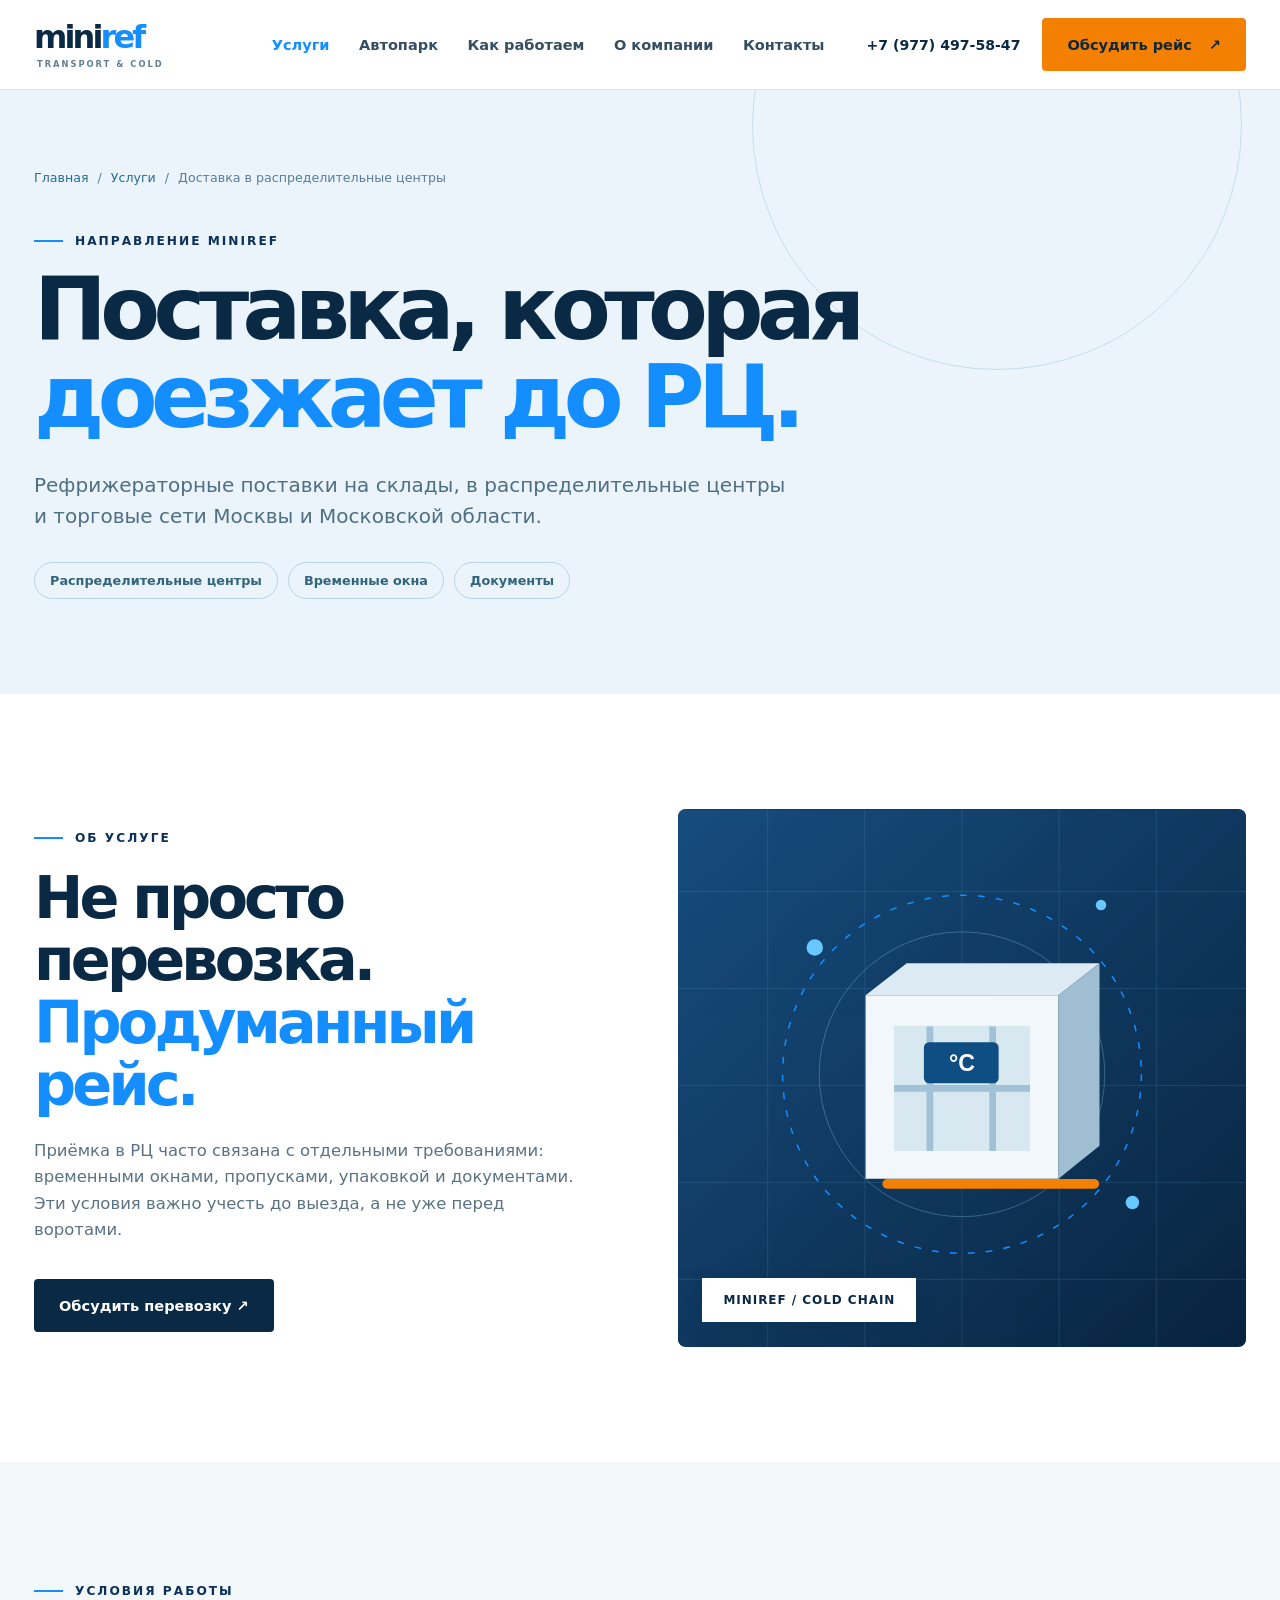
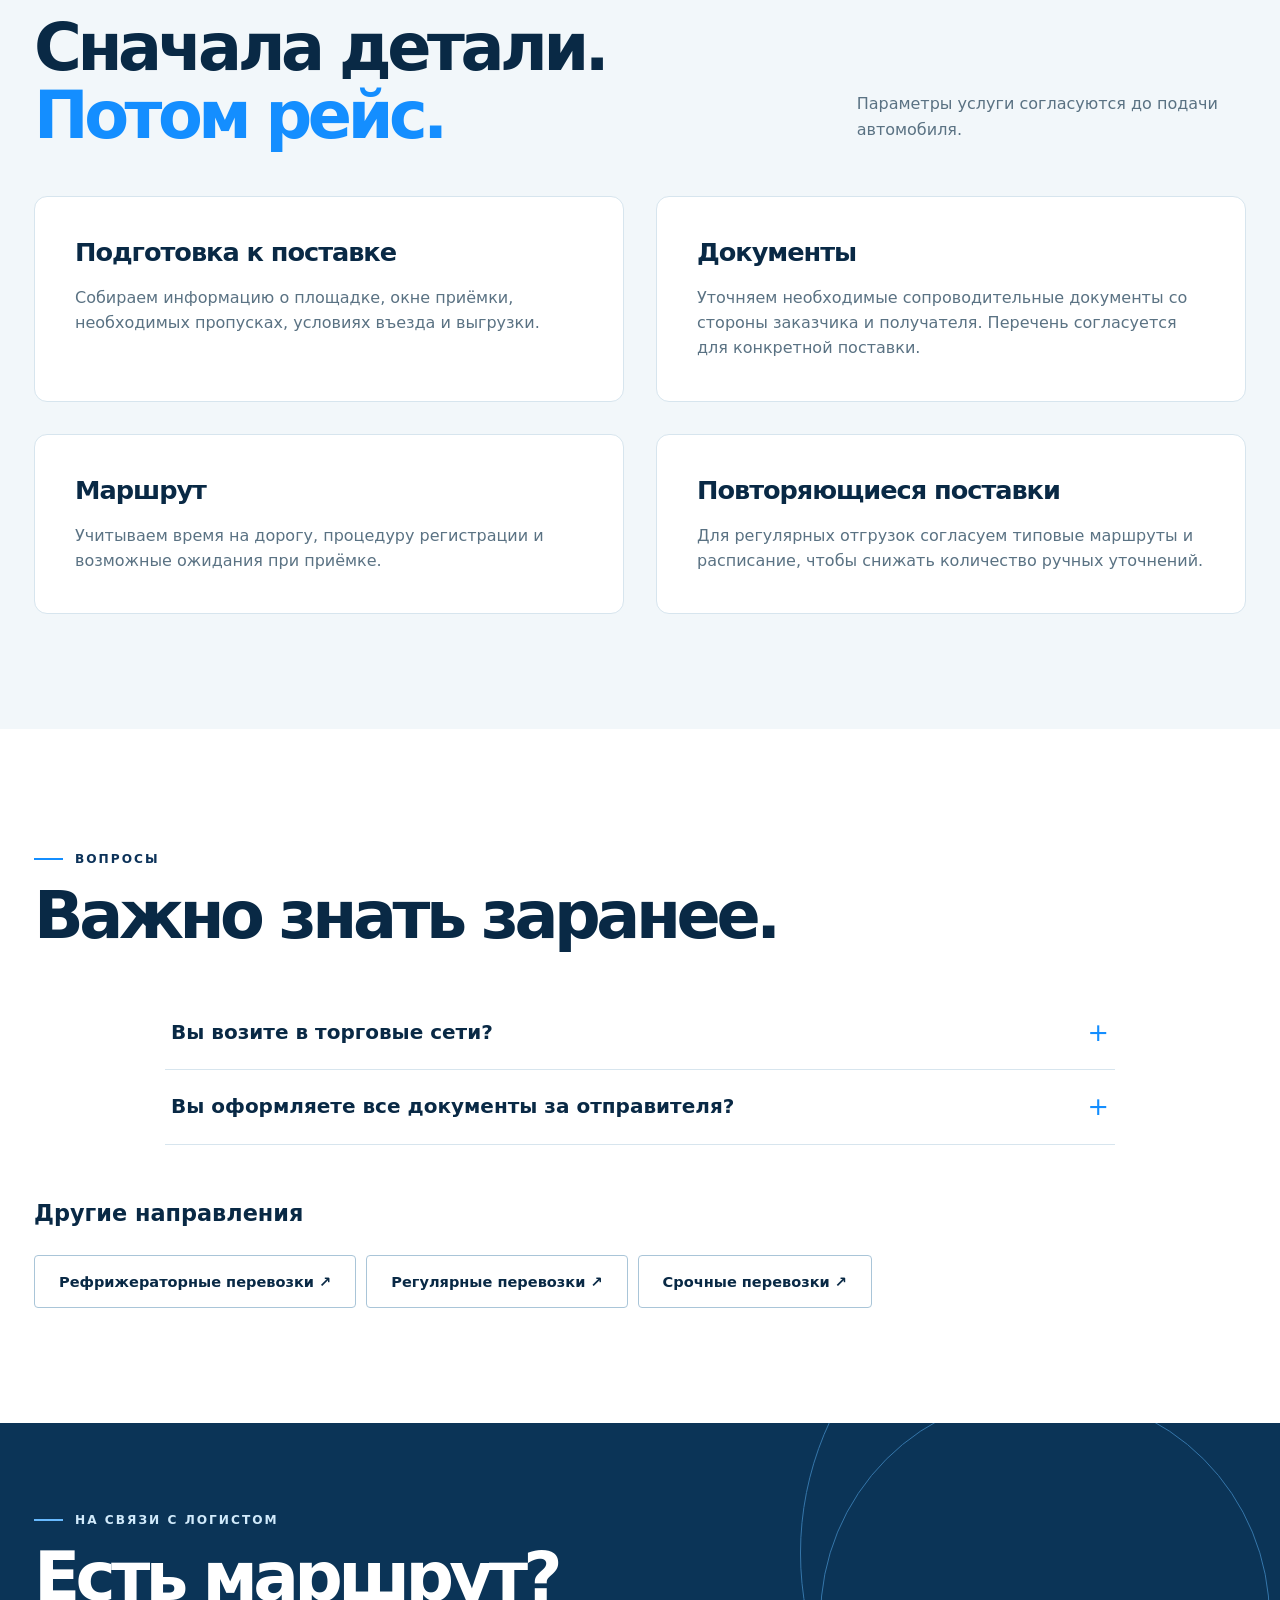
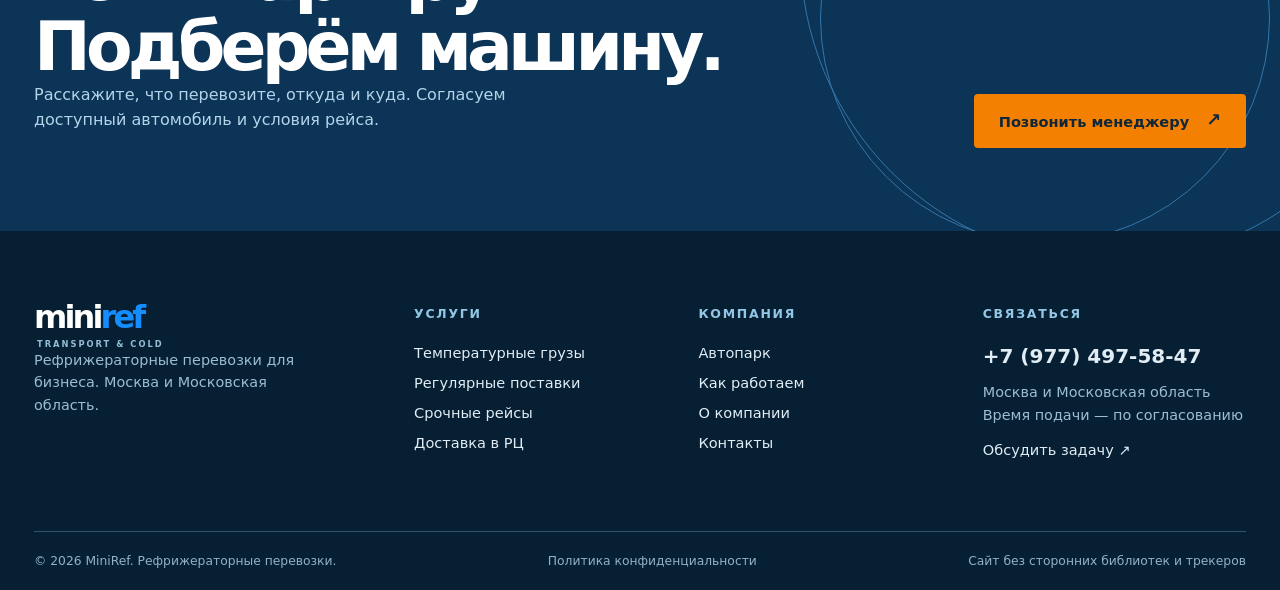
<file: services/retail/index.html>
<!doctype html><html lang="ru"><head><meta charset="utf-8"><meta name="viewport" content="width=device-width, initial-scale=1"><meta name="theme-color" content="#ffffff"><meta name="color-scheme" content="light"><title>Доставка рефрижератором в распределительные центры | MiniRef</title><meta name="description" content="Доставка охлаждённой и замороженной продукции на склады и в распределительные центры. Согласование окон и требований к документам."><meta name="robots" content="index,follow,max-image-preview:large"><meta property="og:type" content="website"><meta property="og:locale" content="ru_RU"><meta property="og:title" content="Доставка рефрижератором в распределительные центры | MiniRef"><meta property="og:description" content="Доставка охлаждённой и замороженной продукции на склады и в распределительные центры. Согласование окон и требований к документам."><link rel="icon" type="image/svg+xml" href="../../assets/img/logo-mark.svg"><link rel="stylesheet" href="../../assets/css/styles.css"><script type="application/ld+json">{"@context":"https://schema.org","@type":"Organization","name":"MiniRef","description":"Рефрижераторные перевозки по Москве и Московской области","telephone":"+79774975847","areaServed":[{"@type":"AdministrativeArea","name":"Москва"},{"@type":"AdministrativeArea","name":"Московская область"}]}</script><script src="../../assets/js/main.js" defer></script></head><body><a class="skip" href="#main">Перейти к содержимому</a><header class="site-header"><div class="wrap head-inner">
<a class="wordmark" href="../../" aria-label="MiniRef — главная">mini<em>ref</em><span class="wordmark__sub">TRANSPORT &amp; COLD</span></a>
<nav class="main-nav" id="main-nav" aria-label="Основное меню"><a href="../../services/" aria-current="page">Услуги</a><a href="../../fleet/" >Автопарк</a><a href="../../process/" >Как работаем</a><a href="../../about/" >О компании</a><a href="../../contacts/" >Контакты</a></nav>
<div class="head-contact"><a class="phone" href="tel:+79774975847">+7 (977) 497-58-47</a><a class="head-btn" href="../../contacts/">Обсудить рейс <span aria-hidden="true">↗</span></a></div>
<button class="menu-toggle" type="button" aria-controls="main-nav" aria-expanded="false" aria-label="Открыть меню" data-menu-toggle><svg viewBox="0 0 24 24" fill="none" stroke="currentColor" stroke-width="2"><path d="M3 6h18M3 12h18M3 18h18"/></svg></button>
</div></header><main id="main"><section class="page-hero"><div class="wrap page-hero__inner"><nav class="breadcrumbs" aria-label="Хлебные крошки"><a href="../../">Главная</a> <span aria-hidden="true">/</span> <a href="../../services/">Услуги</a> <span aria-hidden="true">/</span> <span aria-current="page">Доставка в распределительные центры</span></nav><span class="eyebrow">Направление MiniRef</span><h1>Поставка, которая <span class="accent">доезжает до РЦ.</span></h1><p>Рефрижераторные поставки на склады, в распределительные центры и торговые сети Москвы и Московской области.</p><div class="pill-row"><span class="pill">Распределительные центры</span><span class="pill">Временные окна</span><span class="pill">Документы</span></div></div></section><section class="section"><div class="wrap split-grid"><div class="split-copy"><span class="eyebrow">Об услуге</span><h2>Не просто перевозка. <span class="accent">Продуманный рейс.</span></h2><p>Приёмка в РЦ часто связана с отдельными требованиями: временными окнами, пропусками, упаковкой и документами. Эти условия важно учесть до выезда, а не уже перед воротами.</p><a class="button button--dark" href="../../contacts/" style="margin-top:20px">Обсудить перевозку ↗</a></div><div class="visual-frame"><img src="../../assets/img/cold-chain.svg" width="760" height="720" loading="lazy" alt="Фирменная иллюстрация температурной логистики MiniRef"><span class="frame-tag">MINIREF / COLD CHAIN</span></div></div></section><section class="section section--mist"><div class="wrap"><div class="section-heading"><div><span class="eyebrow">Условия работы</span><h2>Сначала детали.<br><span class="accent">Потом рейс.</span></h2></div><p>Параметры услуги согласуются до подачи автомобиля.</p></div><div class="rich-grid"><article class="content-block reveal"><h3>Подготовка к поставке</h3><p>Собираем информацию о площадке, окне приёмки, необходимых пропусках, условиях въезда и выгрузки.</p></article><article class="content-block reveal"><h3>Документы</h3><p>Уточняем необходимые сопроводительные документы со стороны заказчика и получателя. Перечень согласуется для конкретной поставки.</p></article><article class="content-block reveal"><h3>Маршрут</h3><p>Учитываем время на дорогу, процедуру регистрации и возможные ожидания при приёмке.</p></article><article class="content-block reveal"><h3>Повторяющиеся поставки</h3><p>Для регулярных отгрузок согласуем типовые маршруты и расписание, чтобы снижать количество ручных уточнений.</p></article></div></div></section><section class="section"><div class="wrap"><div class="section-heading"><div><span class="eyebrow">Вопросы</span><h2>Важно знать заранее.</h2></div></div><div class="faq-list"><details><summary>Вы возите в торговые сети?</summary><p>Да, доставка на склады и в распределительные центры — одно из направлений работы. Условия конкретного получателя уточняются перед рейсом.</p></details><details><summary>Вы оформляете все документы за отправителя?</summary><p>Перечень документов и ответственность сторон зависят от договора и характера груза; обсуждаем это до начала работы.</p></details></div><h3 style="margin-top:55px;font-size:1.4rem">Другие направления</h3><div class="pill-row"><a class="button button--outline" href="../../services/refrigerated/">Рефрижераторные перевозки ↗</a><a class="button button--outline" href="../../services/regular/">Регулярные перевозки ↗</a><a class="button button--outline" href="../../services/urgent/">Срочные перевозки ↗</a></div></div></section><section class="cta-banner"><div class="wrap cta-grid"><div><span class="eyebrow eyebrow--light">На связи с логистом</span><h2>Есть маршрут? Подберём машину.</h2><p>Расскажите, что перевозите, откуда и куда. Согласуем доступный автомобиль и условия рейса.</p></div><a class="button button--primary" href="tel:+79774975847">Позвонить менеджеру <span class="arrow" aria-hidden="true">↗</span></a></div></section></main><footer class="site-footer"><div class="wrap"><div class="footer-grid"><div><a class="wordmark" href="../../">mini<em>ref</em><span class="wordmark__sub">TRANSPORT &amp; COLD</span></a><p>Рефрижераторные перевозки для бизнеса. Москва и Московская область.</p></div>
<div><h3>Услуги</h3><a href="../../services/refrigerated/">Температурные грузы</a><a href="../../services/regular/">Регулярные поставки</a><a href="../../services/urgent/">Срочные рейсы</a><a href="../../services/retail/">Доставка в РЦ</a></div>
<div><h3>Компания</h3><a href="../../fleet/">Автопарк</a><a href="../../process/">Как работаем</a><a href="../../about/">О компании</a><a href="../../contacts/">Контакты</a></div>
<div><h3>Связаться</h3><a href="tel:+79774975847" style="font-size:1.25rem;font-weight:800">+7 (977) 497-58-47</a><p>Москва и Московская область<br>Время подачи — по согласованию</p><a href="../../contacts/">Обсудить задачу ↗</a></div></div><div class="footer-bottom"><span>© 2026 MiniRef. Рефрижераторные перевозки.</span><a href="../../privacy/">Политика конфиденциальности</a><span>Сайт без сторонних библиотек и трекеров</span></div></div></footer></body></html>
</file>
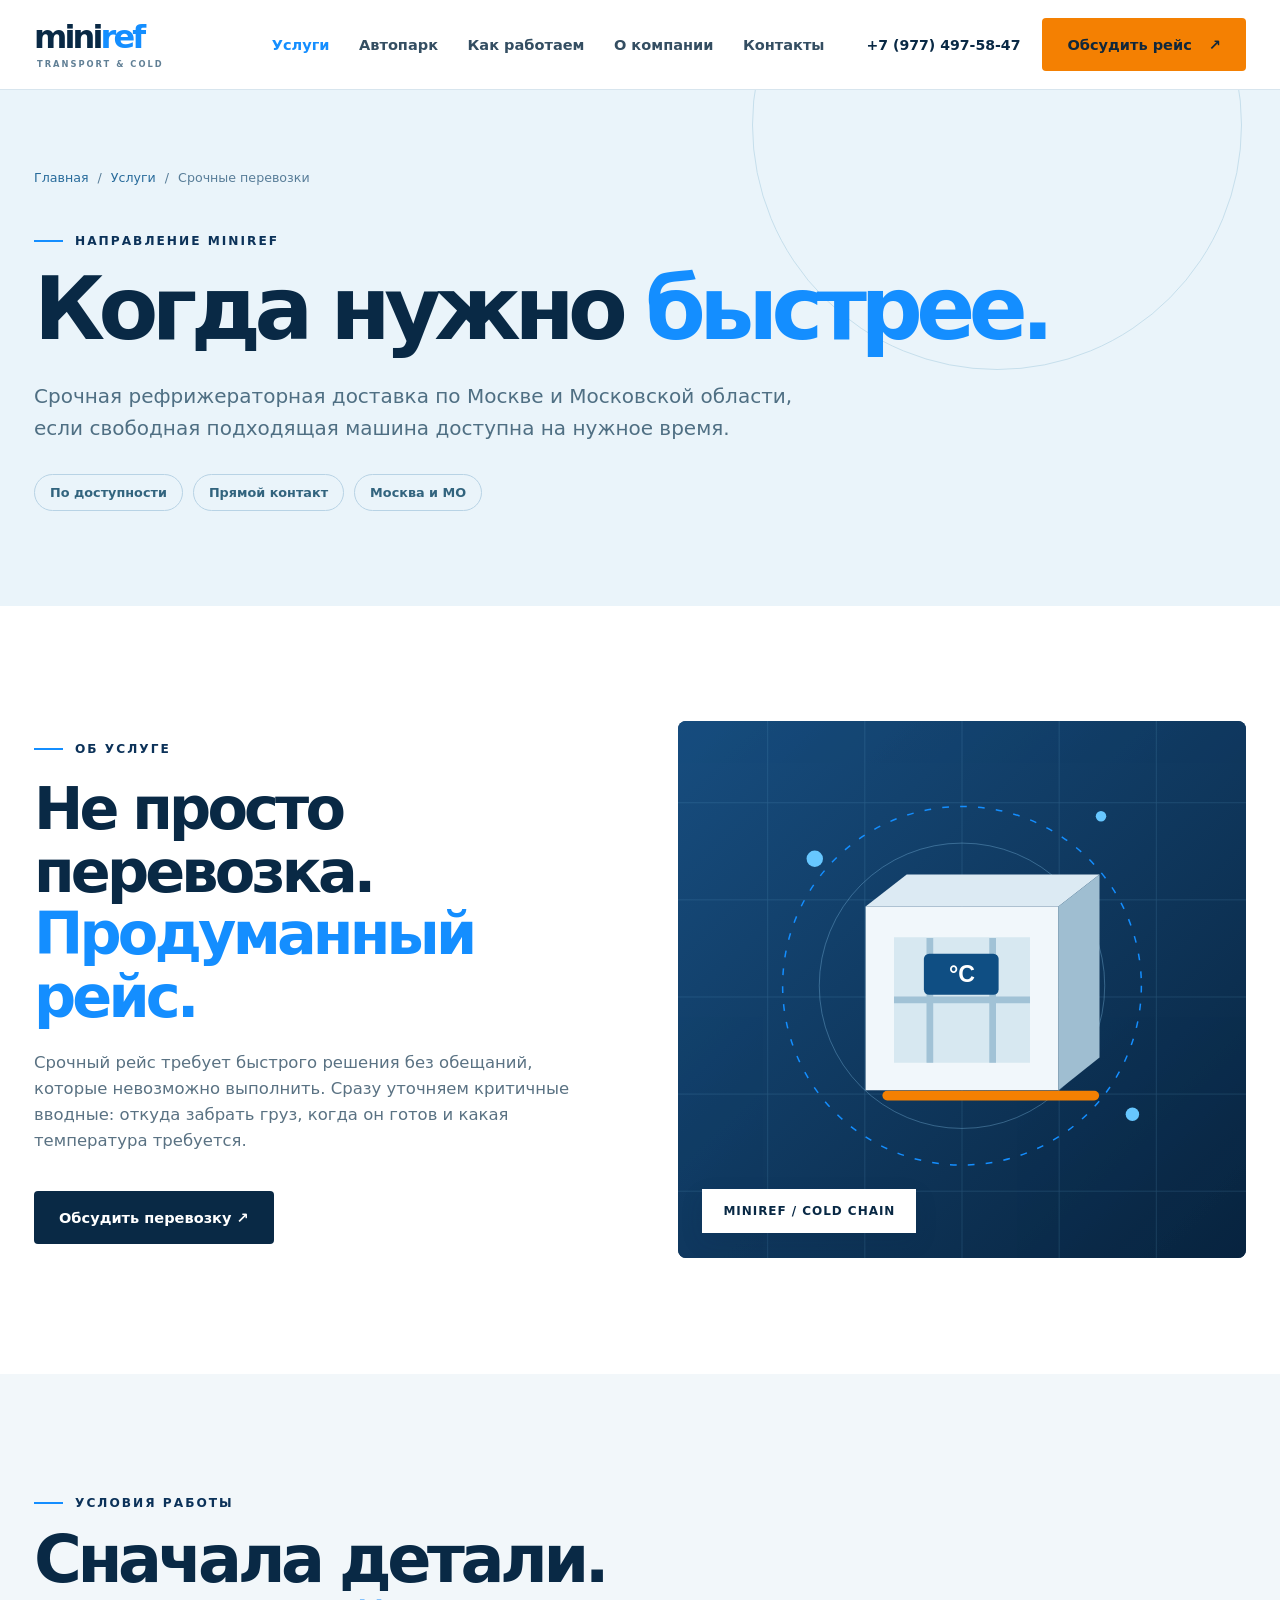
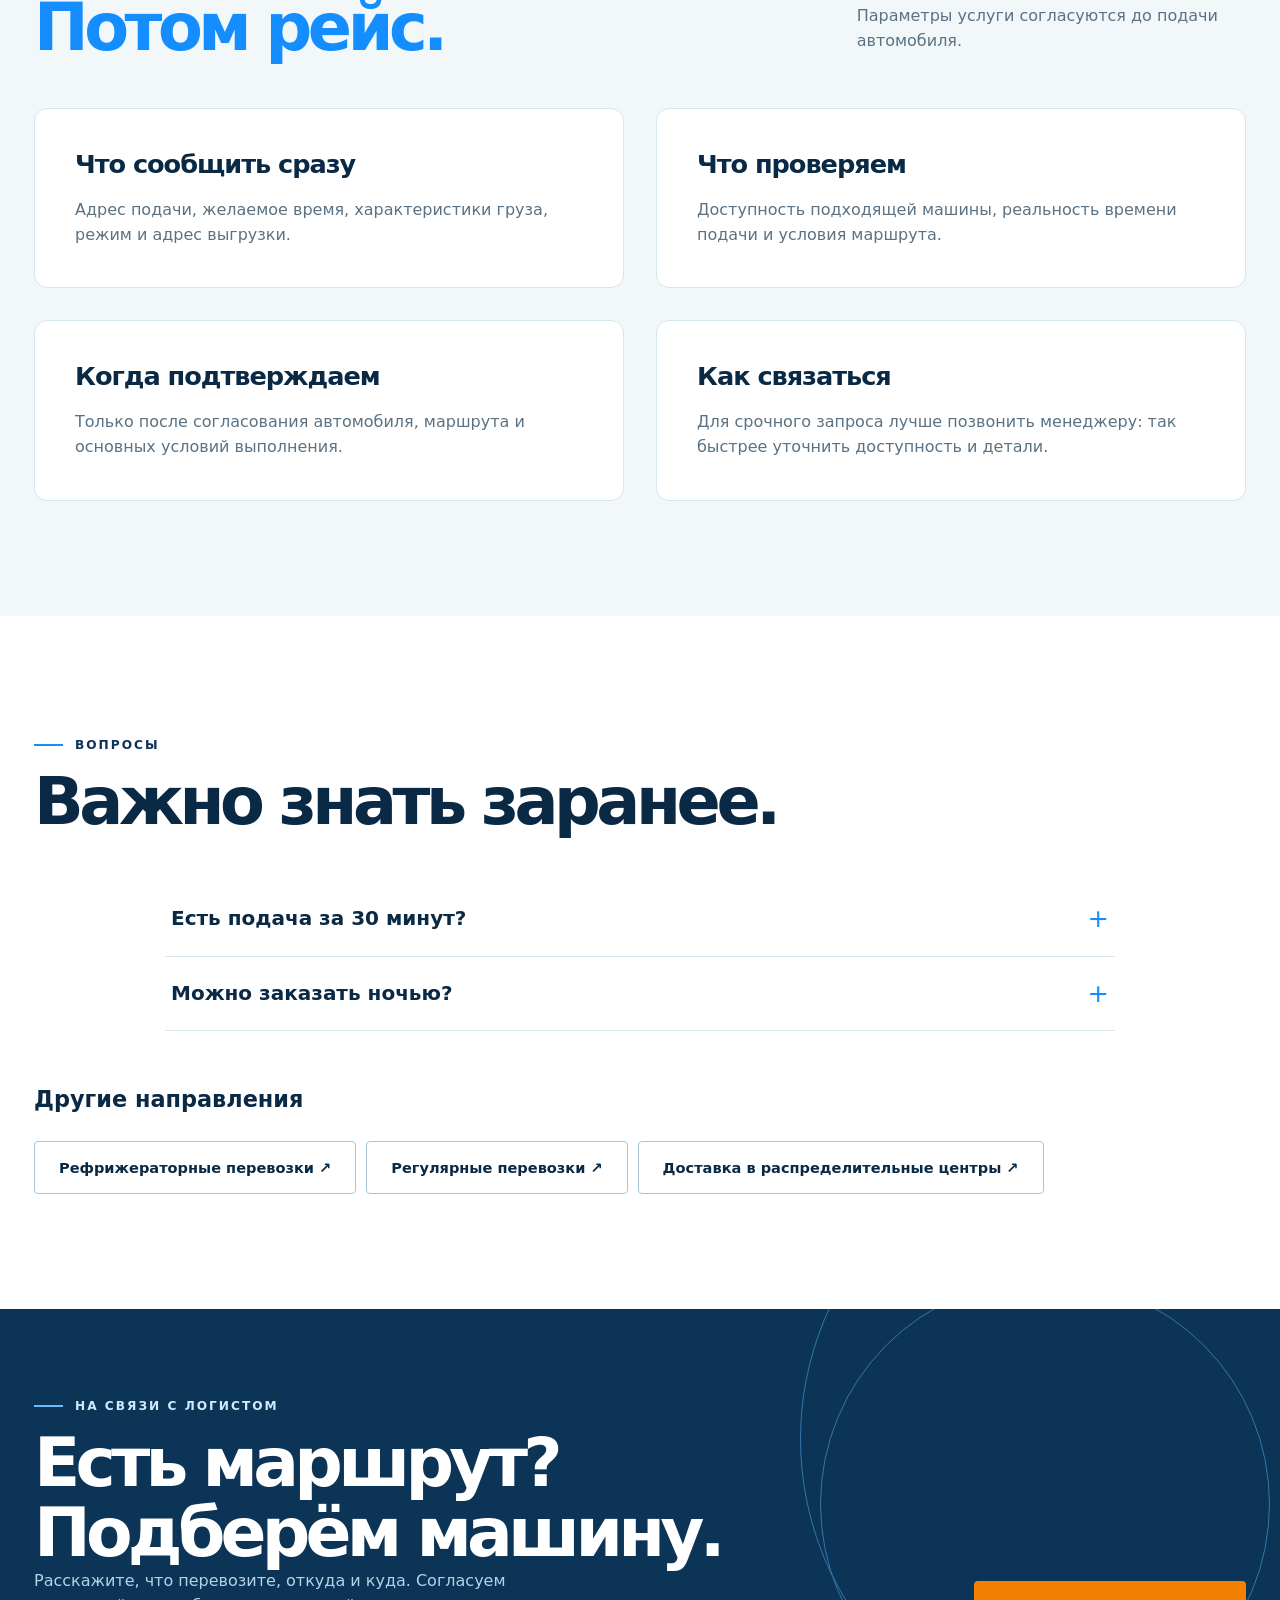
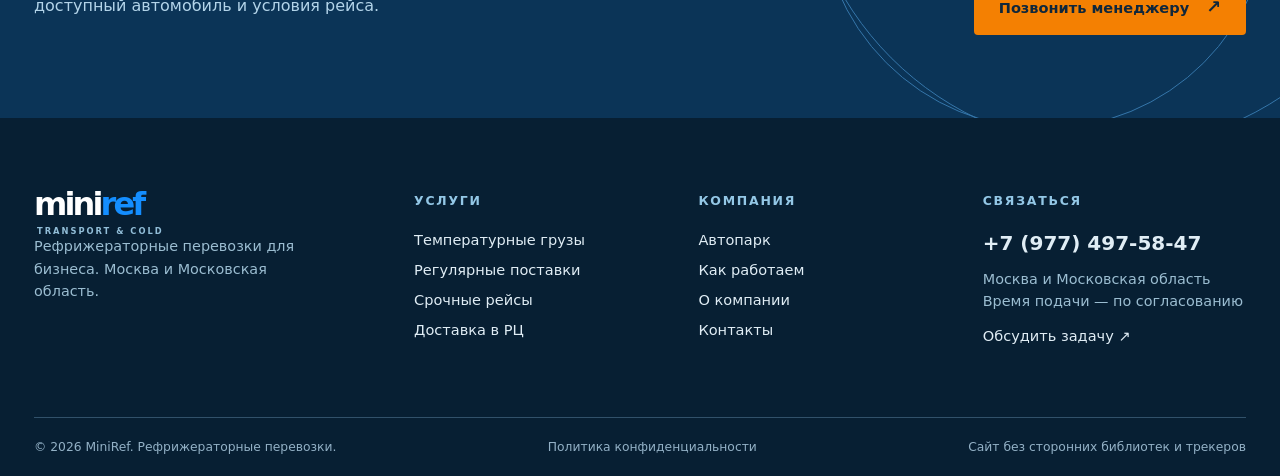
<file: services/urgent/index.html>
<!doctype html><html lang="ru"><head><meta charset="utf-8"><meta name="viewport" content="width=device-width, initial-scale=1"><meta name="theme-color" content="#ffffff"><meta name="color-scheme" content="light"><title>Срочный рефрижератор по Москве и области | MiniRef</title><meta name="description" content="Срочная подача рефрижератора в Москве и МО при наличии свободного автомобиля. Уточните адрес погрузки, время и требования к температуре."><meta name="robots" content="index,follow,max-image-preview:large"><meta property="og:type" content="website"><meta property="og:locale" content="ru_RU"><meta property="og:title" content="Срочный рефрижератор по Москве и области | MiniRef"><meta property="og:description" content="Срочная подача рефрижератора в Москве и МО при наличии свободного автомобиля. Уточните адрес погрузки, время и требования к температуре."><link rel="icon" type="image/svg+xml" href="../../assets/img/logo-mark.svg"><link rel="stylesheet" href="../../assets/css/styles.css"><script type="application/ld+json">{"@context":"https://schema.org","@type":"Organization","name":"MiniRef","description":"Рефрижераторные перевозки по Москве и Московской области","telephone":"+79774975847","areaServed":[{"@type":"AdministrativeArea","name":"Москва"},{"@type":"AdministrativeArea","name":"Московская область"}]}</script><script src="../../assets/js/main.js" defer></script></head><body><a class="skip" href="#main">Перейти к содержимому</a><header class="site-header"><div class="wrap head-inner">
<a class="wordmark" href="../../" aria-label="MiniRef — главная">mini<em>ref</em><span class="wordmark__sub">TRANSPORT &amp; COLD</span></a>
<nav class="main-nav" id="main-nav" aria-label="Основное меню"><a href="../../services/" aria-current="page">Услуги</a><a href="../../fleet/" >Автопарк</a><a href="../../process/" >Как работаем</a><a href="../../about/" >О компании</a><a href="../../contacts/" >Контакты</a></nav>
<div class="head-contact"><a class="phone" href="tel:+79774975847">+7 (977) 497-58-47</a><a class="head-btn" href="../../contacts/">Обсудить рейс <span aria-hidden="true">↗</span></a></div>
<button class="menu-toggle" type="button" aria-controls="main-nav" aria-expanded="false" aria-label="Открыть меню" data-menu-toggle><svg viewBox="0 0 24 24" fill="none" stroke="currentColor" stroke-width="2"><path d="M3 6h18M3 12h18M3 18h18"/></svg></button>
</div></header><main id="main"><section class="page-hero"><div class="wrap page-hero__inner"><nav class="breadcrumbs" aria-label="Хлебные крошки"><a href="../../">Главная</a> <span aria-hidden="true">/</span> <a href="../../services/">Услуги</a> <span aria-hidden="true">/</span> <span aria-current="page">Срочные перевозки</span></nav><span class="eyebrow">Направление MiniRef</span><h1>Когда нужно <span class="accent">быстрее.</span></h1><p>Срочная рефрижераторная доставка по Москве и Московской области, если свободная подходящая машина доступна на нужное время.</p><div class="pill-row"><span class="pill">По доступности</span><span class="pill">Прямой контакт</span><span class="pill">Москва и МО</span></div></div></section><section class="section"><div class="wrap split-grid"><div class="split-copy"><span class="eyebrow">Об услуге</span><h2>Не просто перевозка. <span class="accent">Продуманный рейс.</span></h2><p>Срочный рейс требует быстрого решения без обещаний, которые невозможно выполнить. Сразу уточняем критичные вводные: откуда забрать груз, когда он готов и какая температура требуется.</p><a class="button button--dark" href="../../contacts/" style="margin-top:20px">Обсудить перевозку ↗</a></div><div class="visual-frame"><img src="../../assets/img/cold-chain.svg" width="760" height="720" loading="lazy" alt="Фирменная иллюстрация температурной логистики MiniRef"><span class="frame-tag">MINIREF / COLD CHAIN</span></div></div></section><section class="section section--mist"><div class="wrap"><div class="section-heading"><div><span class="eyebrow">Условия работы</span><h2>Сначала детали.<br><span class="accent">Потом рейс.</span></h2></div><p>Параметры услуги согласуются до подачи автомобиля.</p></div><div class="rich-grid"><article class="content-block reveal"><h3>Что сообщить сразу</h3><p>Адрес подачи, желаемое время, характеристики груза, режим и адрес выгрузки.</p></article><article class="content-block reveal"><h3>Что проверяем</h3><p>Доступность подходящей машины, реальность времени подачи и условия маршрута.</p></article><article class="content-block reveal"><h3>Когда подтверждаем</h3><p>Только после согласования автомобиля, маршрута и основных условий выполнения.</p></article><article class="content-block reveal"><h3>Как связаться</h3><p>Для срочного запроса лучше позвонить менеджеру: так быстрее уточнить доступность и детали.</p></article></div></div></section><section class="section"><div class="wrap"><div class="section-heading"><div><span class="eyebrow">Вопросы</span><h2>Важно знать заранее.</h2></div></div><div class="faq-list"><details><summary>Есть подача за 30 минут?</summary><p>Не заявляем фиксированное время без подтверждения: оно зависит от местоположения и доступности машин.</p></details><details><summary>Можно заказать ночью?</summary><p>Ночные рейсы обсуждаются индивидуально, в зависимости от доступности транспорта и условий доставки.</p></details></div><h3 style="margin-top:55px;font-size:1.4rem">Другие направления</h3><div class="pill-row"><a class="button button--outline" href="../../services/refrigerated/">Рефрижераторные перевозки ↗</a><a class="button button--outline" href="../../services/regular/">Регулярные перевозки ↗</a><a class="button button--outline" href="../../services/retail/">Доставка в распределительные центры ↗</a></div></div></section><section class="cta-banner"><div class="wrap cta-grid"><div><span class="eyebrow eyebrow--light">На связи с логистом</span><h2>Есть маршрут? Подберём машину.</h2><p>Расскажите, что перевозите, откуда и куда. Согласуем доступный автомобиль и условия рейса.</p></div><a class="button button--primary" href="tel:+79774975847">Позвонить менеджеру <span class="arrow" aria-hidden="true">↗</span></a></div></section></main><footer class="site-footer"><div class="wrap"><div class="footer-grid"><div><a class="wordmark" href="../../">mini<em>ref</em><span class="wordmark__sub">TRANSPORT &amp; COLD</span></a><p>Рефрижераторные перевозки для бизнеса. Москва и Московская область.</p></div>
<div><h3>Услуги</h3><a href="../../services/refrigerated/">Температурные грузы</a><a href="../../services/regular/">Регулярные поставки</a><a href="../../services/urgent/">Срочные рейсы</a><a href="../../services/retail/">Доставка в РЦ</a></div>
<div><h3>Компания</h3><a href="../../fleet/">Автопарк</a><a href="../../process/">Как работаем</a><a href="../../about/">О компании</a><a href="../../contacts/">Контакты</a></div>
<div><h3>Связаться</h3><a href="tel:+79774975847" style="font-size:1.25rem;font-weight:800">+7 (977) 497-58-47</a><p>Москва и Московская область<br>Время подачи — по согласованию</p><a href="../../contacts/">Обсудить задачу ↗</a></div></div><div class="footer-bottom"><span>© 2026 MiniRef. Рефрижераторные перевозки.</span><a href="../../privacy/">Политика конфиденциальности</a><span>Сайт без сторонних библиотек и трекеров</span></div></div></footer></body></html>
</file>
<file: assets/css/styles.css>
:root{--ink:#092945;--muted:#5a7283;--brand:#148eff;--brand-2:#0c3259;--orange:#f48002;--paper:#fff;--ground:#f2f7fa;--line:#d7e5ee;--soft:#eaf3f9;--r:22px;--max:1340px;--ease:cubic-bezier(.16,1,.3,1)}
*,*::before,*::after{box-sizing:border-box}html{scroll-behavior:smooth;scroll-padding-top:100px}body{margin:0;background:var(--paper);color:var(--ink);font-family:"Segoe UI",Inter,system-ui,-apple-system,Arial,sans-serif;-webkit-font-smoothing:antialiased}body.menu-open{overflow:hidden}img{display:block;max-width:100%;height:auto}button,input,select{font:inherit}button{cursor:pointer}a{color:inherit;text-decoration:none}button,a,input,select{touch-action:manipulation}h1,h2,h3,p{margin-top:0}p{line-height:1.58}::selection{background:#bfdef7;color:#092945}:focus-visible{outline:3px solid var(--orange);outline-offset:4px}.skip{position:absolute;top:-100px;left:12px;z-index:999;background:white;padding:12px 20px}.skip:focus{top:12px}.wrap{width:min(calc(100% - 68px),var(--max));margin-inline:auto}.section{padding:clamp(72px,9vw,150px) 0}.section--tight{padding:65px 0}.section--mist{background:var(--ground)}.eyebrow{font-size:.76rem;font-weight:800;letter-spacing:.165em;text-transform:uppercase;color:var(--brand-2);display:inline-flex;align-items:center;gap:12px}.eyebrow::before{content:"";width:29px;height:2px;background:var(--brand)}.eyebrow--light{color:#d1eafb}.eyebrow--light::before{background:#68baff}.section-heading{display:grid;grid-template-columns:1.4fr .7fr;align-items:end;gap:44px;margin:0 0 46px}.section-heading p{max-width:390px;color:var(--muted);margin-bottom:8px}.section-heading h2,.wide-title{font-size:clamp(2.7rem,5.1vw,5.6rem);letter-spacing:-.068em;line-height:1.04;margin:16px 0 0;font-weight:780}.small-note{font-size:.88rem;color:var(--muted)}.num{font-variant-numeric:tabular-nums}.accent{color:var(--brand)}
.site-header{height:90px;position:relative;z-index:40;background:#fff;border-bottom:1px solid var(--line)}.head-inner{height:100%;display:flex;align-items:center;gap:42px}.wordmark{font-size:2rem;font-weight:880;letter-spacing:-.09em;white-space:nowrap;line-height:1}.wordmark em{font-style:normal;color:var(--brand)}.wordmark__sub{display:block;font-size:.52rem;font-weight:650;letter-spacing:.24em;color:#607f95;margin:7px 0 0 3px}.main-nav{display:flex;gap:clamp(14px,2.3vw,36px);align-items:center;margin-left:auto}.main-nav a{font-size:.91rem;font-weight:650;color:#344e62;transition:color .2s}.main-nav a:hover,.main-nav a[aria-current="page"]{color:var(--brand)}.head-contact{display:flex;align-items:center;gap:22px}.phone{font-weight:760;white-space:nowrap;font-size:.88rem}.head-btn,.button{display:inline-flex;align-items:center;justify-content:center;gap:17px;border-radius:4px;border:1px solid transparent;padding:17px 24px;min-height:52px;font-size:.91rem;font-weight:790;transition:transform .25s var(--ease),background .2s,color .2s;border-color .2s}.button:hover,.head-btn:hover{transform:translateY(-3px)}.head-btn,.button--primary{background:var(--orange);color:#10273b}.head-btn:hover,.button--primary:hover{background:#ff9e2e}.button--dark{background:var(--ink);color:#fff}.button--dark:hover{background:#174c73}.button--outline{border-color:#a9c5d8;background:transparent;color:var(--ink)}.button--outline:hover{border-color:var(--brand);background:#eaf4ff}.button--light{background:white;color:var(--ink)}.button--light:hover{background:#d9edfc}.arrow{font-size:1.22em;line-height:1}.menu-toggle{display:none;align-items:center;justify-content:center;width:50px;height:50px;border:1px solid var(--line);border-radius:5px;background:white;color:var(--ink)}.menu-toggle svg{width:22px;height:22px}
.hero{position:relative;background:linear-gradient(145deg,#f8fbff,#eaf4fa);overflow:hidden;min-height:690px}.hero:before{content:"";position:absolute;inset:0;pointer-events:none;background-image:linear-gradient(to right,rgba(34,86,120,.05) 1px,transparent 1px);background-size:12.5% 100%;mask-image:linear-gradient(90deg,transparent,black 30%,black)}.hero-layout{min-height:720px;display:grid;grid-template-columns:minmax(0,.95fr) minmax(0,1.05fr);align-items:center;position:relative}.hero-copy{padding:60px 0 92px;position:relative;z-index:2}.hero-label{display:inline-flex;align-items:center;gap:10px;font-size:.78rem;font-weight:750;color:#315c78;letter-spacing:.08em;text-transform:uppercase}.hero-label:before{content:"";width:8px;height:8px;border-radius:50%;background:var(--orange);box-shadow:0 0 0 6px #f7e1ca}.hero h1{font-size:clamp(3.35rem,5.65vw,6.8rem);font-weight:800;line-height:.99;letter-spacing:-.08em;margin:31px 0 27px;max-width:810px}.hero h1 span{color:var(--brand)}.hero-lead{font-size:clamp(1rem,1.4vw,1.18rem);max-width:510px;color:#49697d;line-height:1.6}.hero-actions{display:flex;gap:11px;align-items:center;flex-wrap:wrap;margin-top:34px}.hero-foot{display:flex;gap:22px;margin-top:50px;align-items:center;color:#516e83;font-size:.82rem;font-weight:640}.hero-foot span+span{border-left:1px solid #bdd0de;padding-left:22px}.hero-art{position:relative;align-self:stretch;display:flex;align-items:center;justify-content:center;min-width:0}.hero-art:before{content:"";position:absolute;width:83%;aspect-ratio:1;right:0;top:7%;background:radial-gradient(circle,#b8dcf4 0,#d6ebf9 42%,transparent 70%);border-radius:50%}.hero-art:after{content:"";position:absolute;width:390px;height:390px;border:1px solid #bbd9eb;border-radius:50%;top:8%;right:-10%}.hero-truck{width:128%;max-width:none;position:relative;z-index:2;transform:translate(-3%,6%);filter:drop-shadow(0 23px 10px rgba(20,62,91,.08))}.floating-stamp{position:absolute;z-index:3;right:0;top:19%;background:#fff;padding:18px 20px;box-shadow:0 12px 42px #234e6b19;min-width:165px;border-left:3px solid var(--brand);animation:float 7s ease-in-out infinite}.floating-stamp small{font-size:.61rem;letter-spacing:.12em;text-transform:uppercase;color:#67869a;display:block}.floating-stamp strong{display:block;font-size:1.17rem;margin-top:6px}.hero-rail{position:absolute;right:0;bottom:35px;color:#4f7692;writing-mode:vertical-rl;font-size:.68rem;font-weight:800;letter-spacing:.25em;text-transform:uppercase}
.proof-bar{background:var(--brand-2);color:white}.proof-grid{display:grid;grid-template-columns:repeat(4,1fr)}.proof-cell{padding:27px 34px;border-right:1px solid #315575;display:flex;align-items:center;gap:16px}.proof-cell:first-child{padding-left:0}.proof-cell:last-child{border-right:0}.proof-cell strong{font-size:1rem}.proof-symbol{font-size:1.65rem;color:#62b5ff}.proof-cell small{display:block;font-size:.75rem;color:#bad3e2;margin-top:4px}
.service-grid{display:grid;grid-template-columns:1.12fr .88fr .88fr;gap:14px;grid-auto-rows:minmax(300px,auto)}.service-card{border:1px solid var(--line);border-radius:var(--r);position:relative;padding:34px;display:flex;flex-direction:column;overflow:hidden;transition:transform .35s var(--ease),border-color .35s;background:#f8fbfd}.service-card:hover{transform:translateY(-6px);border-color:#94bfe0}.service-card:first-child{grid-row:span 2;background:#0b3457;color:#fff;min-height:610px}.service-card:nth-child(2){background:#e8f4fc}.service-card:nth-child(3){background:#fff6e9}.service-card:nth-child(4){grid-column:span 2;background:#e8f1f6}.service-num{font-size:.78rem;font-weight:800;letter-spacing:.15em;opacity:.65}.service-card h3{font-size:clamp(1.6rem,2.3vw,2.4rem);letter-spacing:-.055em;line-height:1.12;margin:auto 0 13px;max-width:360px}.service-card p{margin:0;max-width:355px;font-size:.94rem;line-height:1.5;color:#5c7588}.service-card:first-child p{color:#bed9e9}.service-card__link{display:inline-flex;align-items:center;gap:10px;font-weight:780;margin-top:26px;font-size:.85rem}.service-card__link span{background:rgba(20,142,255,.13);color:#168cf1;width:32px;height:32px;border-radius:50%;display:grid;place-items:center;transition:transform .3s}.service-card:hover .service-card__link span{transform:rotate(-45deg)}.service-card:first-child .service-card__link span{color:#0c3259;background:white}.service-abstract{width:100%;height:245px;position:relative;display:grid;place-items:center}.service-abstract .rings{width:205px;height:205px;border:1px solid currentColor;border-radius:50%;opacity:.15;position:absolute}.service-abstract .rings::before{content:"";position:absolute;inset:28px;border:1px solid currentColor;border-radius:50%}.service-abstract .big-symbol{font-weight:850;letter-spacing:-.09em;font-size:clamp(5rem,8vw,10rem);opacity:.8}.service-card:first-child .service-abstract{height:auto;flex:1;min-height:250px}.service-card:first-child .big-symbol{font-size:clamp(7rem,13vw,13rem);color:#69beff}.service-card:first-child h3{margin-top:22px}.service-card:nth-child(4) .service-abstract{position:absolute;right:0;top:0;width:47%;height:100%}.service-card:nth-child(4) .service-body{max-width:50%;margin-top:auto}.service-card:nth-child(4) .big-symbol{color:#4b9cd2}
.statement{background:#061f35;color:#fff;overflow:hidden}.statement .wrap{padding:95px 0;position:relative}.statement-label{color:#79bff2;font-size:.77rem;font-weight:800;letter-spacing:.2em;text-transform:uppercase}.statement p{font-size:clamp(2.7rem,5.7vw,6.7rem);line-height:1.05;letter-spacing:-.066em;font-weight:750;margin:26px 0 0;max-width:1130px}.statement p em{font-style:normal;color:#5cbbff}.statement:after{content:"";display:block;height:4px;background:linear-gradient(90deg,var(--brand),#9bd5ff,var(--orange))}
.split-grid{display:grid;grid-template-columns:1fr 1fr;gap:clamp(32px,6vw,94px);align-items:center}.visual-frame{position:relative;overflow:hidden;background:var(--brand-2);border-radius:8px;min-height:460px}.visual-frame img{width:100%;height:100%;object-fit:cover;min-height:460px}.frame-tag{position:absolute;bottom:25px;left:24px;background:#fff;padding:15px 21px;box-shadow:0 8px 22px #09294520;font-size:.75rem;font-weight:800;letter-spacing:.08em}.split-copy h2{font-size:clamp(2.6rem,4.6vw,5.2rem);line-height:1.06;letter-spacing:-.065em;margin:22px 0}.split-copy p{font-size:1.03rem;color:var(--muted);max-width:560px}.checklist{list-style:none;margin:30px 0 0;padding:0;border-top:1px solid var(--line)}.checklist li{padding:15px 0;border-bottom:1px solid var(--line);display:flex;gap:15px;font-weight:650}.checklist li:before{content:"↗";color:var(--brand);font-weight:900}
.route-section{background:var(--ground)}.route-card{display:grid;grid-template-columns:1.35fr .65fr;border-radius:18px;overflow:hidden;min-height:435px;background:var(--brand-2);color:white}.route-card__map{position:relative;overflow:hidden;min-height:400px}.route-card__map img{width:100%;height:100%;object-fit:cover}.route-card__aside{padding:42px;display:flex;flex-direction:column;justify-content:space-between}.route-card__aside h3{font-size:clamp(2rem,2.9vw,3.5rem);line-height:1.12;letter-spacing:-.055em;margin:18px 0}.route-card__aside p{color:#bdd7e9}.route-card .button{align-self:start}
.fleet-grid{display:grid;grid-template-columns:repeat(3,minmax(0,1fr));gap:16px}.fleet-card{background:#f2f7fa;border:1px solid #deebf2;border-radius:16px;padding:25px;display:flex;flex-direction:column}.fleet-card .fleet-vehicle{height:180px;display:grid;align-items:center;overflow:hidden}.fleet-vehicle img{width:115%;max-width:none;transform:translateX(-7%)}.fleet-card h3{font-size:2rem;letter-spacing:-.04em;margin:10px 0}.fleet-card p{color:var(--muted);font-size:.92rem;min-height:68px}.fleet-card__bottom{display:flex;justify-content:space-between;align-items:center;border-top:1px solid var(--line);padding-top:20px;margin-top:auto;gap:8px}.fleet-card__bottom span{font-size:.73rem;color:#58738a;font-weight:720}.fleet-card__bottom a{font-size:.88rem;font-weight:800;color:#096ebc}
.steps{display:grid;grid-template-columns:repeat(4,minmax(0,1fr));gap:12px;margin-top:46px}.step{border-top:3px solid var(--ink);padding:27px 14px 20px 0}.step strong{font-size:2.8rem;font-weight:800;color:#afd0e5;letter-spacing:-.08em}.step h3{font-size:1.35rem;margin:24px 0 11px;letter-spacing:-.045em}.step p{color:var(--muted);font-size:.9rem;max-width:270px}
.calc-section{background:#e9f4fc}.calc-layout{display:grid;grid-template-columns:.7fr 1.3fr;gap:70px}.calc-layout h2{font-size:clamp(2.65rem,4vw,4.9rem);line-height:1.05;letter-spacing:-.07em;margin:20px 0}.calc-layout>div>p{color:var(--muted)}.calc-panel{background:white;border:1px solid #cbdfea;border-radius:16px;padding:35px;box-shadow:0 22px 60px rgba(40,91,122,.08)}.form-grid{display:grid;grid-template-columns:1fr 1fr;gap:19px}.field{display:flex;flex-direction:column;gap:9px}.field label{font-weight:760;font-size:.85rem}.field select,.field input{border:1px solid #bdd3e1;background:#f7fbfd;padding:15px 14px;width:100%;height:52px;border-radius:5px;outline-offset:3px;color:var(--ink);min-width:0}.field input:focus,.field select:focus{border-color:var(--brand)}.checkbox-field{display:flex;gap:9px;align-items:center;font-size:.87rem;color:#426276;font-weight:650;margin-top:25px}.checkbox-field input{width:18px;height:18px;accent-color:var(--brand)}.estimate{margin-top:25px;padding:20px;background:#f1f7fb;border-left:3px solid var(--brand)}.estimate strong{display:block;font-size:1.02rem}.estimate p{font-size:.83rem;color:#577389;margin:8px 0 0}.calc-actions{display:flex;gap:10px;flex-wrap:wrap;margin-top:19px}.calc-actions .button{flex:1}.toast{display:block;min-height:20px;margin-top:12px;color:#0b6996;font-weight:700;font-size:.85rem}
.faq-list{max-width:950px;margin:35px auto 0}.faq-list details{border-bottom:1px solid var(--line)}.faq-list summary{cursor:pointer;list-style:none;display:flex;justify-content:space-between;gap:24px;padding:24px 6px;font-weight:750;font-size:clamp(1rem,1.6vw,1.25rem)}.faq-list summary::-webkit-details-marker{display:none}.faq-list summary::after{content:"+";font-size:1.6rem;font-weight:400;color:var(--brand);line-height:1}.faq-list details[open] summary::after{content:"−"}.faq-list details p{color:var(--muted);max-width:750px;padding:0 6px 20px;margin:0}
.cta-banner{background:#0b3457;color:#fff;position:relative;overflow:hidden}.cta-banner:before{content:"";position:absolute;right:-140px;top:-180px;border:1px solid #3576aa;width:620px;height:620px;border-radius:50%}.cta-banner:after{content:"";position:absolute;right:10px;top:-30px;border:1px solid #3576aa;width:450px;height:450px;border-radius:50%}.cta-grid{padding:83px 0;display:flex;align-items:end;justify-content:space-between;gap:30px;position:relative;z-index:1}.cta-grid h2{font-size:clamp(2.9rem,5.3vw,6rem);letter-spacing:-.07em;line-height:1.03;margin:15px 0 0;max-width:840px}.cta-banner p{color:#b3d4e9;max-width:550px}
.site-footer{background:#071f33;color:#fff;padding:70px 0 22px}.footer-grid{display:grid;grid-template-columns:1.4fr 1fr 1fr 1.1fr;gap:45px}.site-footer .wordmark{color:white}.site-footer .wordmark__sub{color:#92bed8}.footer-grid p{color:#9bbdd1;font-size:.9rem;max-width:280px}.footer-grid h3{font-size:.78rem;letter-spacing:.14em;color:#93c7e6;text-transform:uppercase;margin:5px 0 23px}.footer-grid a:not(.wordmark){display:block;margin:13px 0;font-size:.91rem;color:#e0edf5;transition:color .2s}.footer-grid a:hover{color:#64c1ff}.footer-bottom{display:flex;justify-content:space-between;gap:20px;border-top:1px solid #31516a;padding-top:22px;margin-top:60px;color:#93b1c6;font-size:.77rem}
.page-hero{background:#eaf4fa;position:relative;overflow:hidden}.page-hero:after{content:"";position:absolute;width:490px;height:490px;border:1px solid #c6dfec;right:3%;top:-210px;border-radius:50%}.page-hero__inner{padding:80px 0 95px;position:relative;z-index:1}.breadcrumbs{font-size:.79rem;color:#587d98;margin-bottom:42px;display:flex;align-items:center;gap:9px;flex-wrap:wrap}.breadcrumbs a{color:#286b9b}.page-hero h1{font-size:clamp(3.1rem,6.8vw,7.2rem);max-width:1110px;letter-spacing:-.075em;line-height:1.015;margin:17px 0 28px}.page-hero p{font-size:clamp(1rem,1.65vw,1.25rem);color:#4f6f83;max-width:770px;margin:0}.pill-row{display:flex;gap:10px;flex-wrap:wrap;margin-top:29px}.pill{padding:10px 15px;border:1px solid #b8d3e5;border-radius:30px;color:#32647e;font-size:.8rem;font-weight:760}.rich-grid{display:grid;grid-template-columns:1fr 1fr;gap:32px}.content-block{padding:40px;border:1px solid var(--line);border-radius:13px;background:#fff}.content-block h3{font-size:clamp(1.5rem,2vw,2.1rem);letter-spacing:-.04em;margin:0 0 18px}.content-block p{color:var(--muted);margin-bottom:0}.content-block ul{color:var(--muted);padding-left:20px;line-height:1.8}.content-block--blue{background:#0c3259;border-color:#0c3259;color:#fff}.content-block--blue p,.content-block--blue li{color:#bcd8e9}.body-intro{max-width:830px;font-size:1.18rem;color:#567285}.content-list{display:grid;grid-template-columns:1fr 1fr;gap:20px;margin-top:33px}.content-list .content-block{background:#f7fbfd}.section-compact{padding:80px 0}.highlight{padding:32px;background:var(--ground);border-left:4px solid var(--brand);font-size:1.15rem;line-height:1.5}.photo-slot{height:420px;position:relative;background:linear-gradient(130deg,#1e5179,#0c3259);border-radius:12px;overflow:hidden;display:grid;place-items:center;color:#b5d7e9;text-align:center}.photo-slot:before{content:"";position:absolute;width:600px;height:600px;border:1px solid #4886b7;border-radius:50%;right:-120px;top:-260px}.photo-slot:after{content:"";position:absolute;width:420px;height:420px;border:1px solid #4886b7;border-radius:50%;right:-30px;top:-180px}.photo-slot span{position:relative;z-index:1;font-size:.76rem;letter-spacing:.17em;font-weight:800;text-transform:uppercase;max-width:275px;line-height:1.8}.photo-caption{color:#627f90;font-size:.78rem;margin-top:12px}.contacts-grid{display:grid;grid-template-columns:.95fr 1.05fr;gap:22px}.contact-tile{padding:40px;background:#f3f8fb;border-radius:14px}.contact-tile h2{font-size:2rem;letter-spacing:-.04em}.contact-big{font-size:clamp(1.7rem,3.3vw,3.4rem);font-weight:800;letter-spacing:-.05em;overflow-wrap:anywhere}.note{padding:17px 21px;background:#fff3e3;border-left:3px solid var(--orange);color:#735125;font-size:.86rem}
@keyframes float{0%,100%{transform:translateY(0)}50%{transform:translateY(-13px)}}@keyframes slide{to{transform:translateX(-50%)}}@media(prefers-reduced-motion:no-preference){.motion-on .reveal{transition:opacity .75s var(--ease),transform .75s var(--ease)}.motion-on .reveal:not(.is-visible){opacity:0;transform:translateY(28px)}.motion-on .reveal.is-visible{opacity:1;transform:translateY(0)}}
@media(max-width:1150px){.head-contact .phone{display:none}.hero h1{font-size:clamp(3.5rem,6vw,6.3rem)}.hero-truck{width:138%}.service-grid{grid-template-columns:1fr 1fr}.service-card:first-child{grid-row:span 2}.service-card:nth-child(4){grid-column:2}.service-card:nth-child(4) .service-abstract{position:relative;height:150px;width:100%}.service-card:nth-child(4) .service-body{max-width:none}.proof-cell{padding:25px 15px}.footer-grid{gap:25px}}
@media(max-width:900px){.wrap{width:min(calc(100% - 40px),var(--max))}.site-header{height:75px}.head-inner{gap:12px}.menu-toggle{display:flex;margin-left:auto}.head-contact{margin-left:0}.head-contact .head-btn{display:none}.main-nav{display:none;position:absolute;left:0;right:0;top:75px;background:white;border-bottom:1px solid var(--line);padding:23px 20px 28px;box-shadow:0 23px 32px #163b5514;align-items:stretch;flex-direction:column;gap:0}.menu-open .main-nav{display:flex}.main-nav a{padding:15px 0;border-bottom:1px solid var(--line);font-size:1.05rem}.hero-layout{min-height:auto;grid-template-columns:1fr}.hero-copy{padding:75px 0 0}.hero h1{max-width:800px;font-size:clamp(3.65rem,10vw,6.6rem)}.hero-art{height:450px}.hero-art:before{width:73%;right:14%;top:0}.hero-art:after{right:10%;top:-4%}.hero-truck{width:min(900px,114%);transform:translate(0,-2%)}.floating-stamp{right:3%;top:6%}.hero-rail{display:none}.proof-grid{grid-template-columns:1fr 1fr}.proof-cell:nth-child(2){border-right:0}.proof-cell:nth-child(-n+2){border-bottom:1px solid #315575}.proof-cell:first-child{padding-left:15px}.section-heading,.split-grid,.calc-layout,.contacts-grid{grid-template-columns:1fr;gap:25px}.section-heading p{max-width:650px}.split-grid .visual-frame{order:2}.fleet-grid{grid-template-columns:1fr 1fr}.steps{grid-template-columns:repeat(2,1fr)}.route-card{grid-template-columns:1fr}.route-card__aside{padding:32px}.route-card__map{min-height:300px}.footer-grid{grid-template-columns:1fr 1fr}.cta-grid{align-items:start;flex-direction:column}.calc-layout{gap:30px}}
@media(max-width:620px){.wrap{width:calc(100% - 32px)}.section{padding:68px 0}.hero-copy{padding:64px 0 0}.hero h1{font-size:clamp(3.25rem,12vw,4.7rem);letter-spacing:-.078em;margin:23px 0}.hero-lead{font-size:1rem}.hero-actions .button{flex:1 1 100%;justify-content:space-between}.hero-foot{gap:10px;font-size:.7rem;flex-wrap:wrap;margin-top:27px}.hero-foot span+span{padding-left:12px}.hero-art{height:310px}.hero-truck{width:132%;transform:translate(-8%,0)}.floating-stamp{top:4%;right:0;min-width:122px;padding:10px 13px}.floating-stamp strong{font-size:.95rem}.floating-stamp small{font-size:.52rem}.proof-grid{grid-template-columns:1fr 1fr}.proof-cell{padding:17px 10px;align-items:start;gap:9px}.proof-cell strong{font-size:.81rem}.proof-cell small{font-size:.67rem}.proof-symbol{font-size:1.2rem}.section-heading h2,.wide-title{font-size:clamp(2.45rem,10vw,4rem)}.service-grid{grid-template-columns:1fr;grid-auto-rows:auto}.service-card{min-height:315px;padding:25px}.service-card:first-child{grid-row:auto;min-height:485px}.service-card:nth-child(4){grid-column:auto}.service-card:nth-child(4) .service-abstract{position:absolute;top:0;right:-70px;width:65%;height:70%;opacity:.27}.service-card:nth-child(4) .service-body{max-width:80%;margin-top:auto}.service-abstract{height:140px}.service-card:first-child .service-abstract{min-height:230px}.service-card h3{font-size:1.9rem}.statement .wrap{padding:67px 0}.statement p{font-size:clamp(2.5rem,11.3vw,4.2rem)}.visual-frame,.visual-frame img{min-height:310px}.fleet-grid,.steps,.rich-grid,.content-list{grid-template-columns:1fr}.fleet-card .fleet-vehicle{height:155px}.steps{gap:2px}.step h3{margin-top:8px}.route-card__map{min-height:220px}.route-card__aside{padding:24px}.calc-panel{padding:20px}.form-grid{grid-template-columns:1fr}.calc-actions{flex-direction:column}.cta-grid{padding:66px 0}.cta-grid h2{font-size:3rem}.footer-grid{grid-template-columns:1fr 1fr;gap:28px 12px}.footer-grid>div:first-child{grid-column:span 2}.footer-bottom{flex-direction:column;margin-top:35px}.page-hero__inner{padding:50px 0 65px}.page-hero h1{font-size:clamp(2.8rem,11vw,4.5rem)}.breadcrumbs{margin-bottom:24px}.content-block{padding:26px}.section-compact{padding:58px 0}.photo-slot{height:300px}.contact-tile{padding:25px}}
@media(prefers-reduced-motion:reduce){*,*::before,*::after{animation-duration:.01ms!important;animation-iteration-count:1!important;scroll-behavior:auto!important;transition-duration:.01ms!important}}

/* Optimized text fit and static field */
.hero h1 .hero-long{color:var(--ink)}.field-label{font-weight:760;font-size:.85rem}.field-static{height:52px;display:flex;align-items:center;padding:15px 14px;border:1px solid #bdd3e1;border-radius:5px;background:#edf3f7;color:#48677b;font-size:.92rem}
@media(max-width:620px){.hero h1{font-size:clamp(3rem,13.3vw,4.2rem)}.hero h1 .hero-long{display:block;font-size:.63em;letter-spacing:-.07em;line-height:1.24}.hero-label{max-width:100%;font-size:.66rem;letter-spacing:.035em}.hero-art{height:300px}.hero-truck{width:108%;transform:translate(0,0)}}

/* Signature motion: only compositor-friendly transforms. */
.signal-band{height:48px;overflow:hidden;display:flex;align-items:center;background:#d7eafd;color:#164c72;border-top:1px solid #c7dfed}
.signal-track{display:flex;width:max-content;white-space:nowrap;will-change:transform}
.signal-track span{font-size:.78rem;letter-spacing:.22em;font-weight:830;line-height:48px}
.signal-track i{font-style:normal;color:var(--orange);padding:0 23px}
@media(prefers-reduced-motion:no-preference){.signal-track{animation:slide 36s linear infinite}.signal-band:hover .signal-track{animation-play-state:paused}.hero-truck{animation:truck-appear 1.1s var(--ease) both}.hero-copy{animation:copy-appear .85s var(--ease) both}}
@keyframes truck-appear{from{opacity:0;transform:translate(-9%,12%)}to{opacity:1;transform:translate(-3%,6%)}}
@keyframes copy-appear{from{opacity:0;transform:translateY(17px)}to{opacity:1;transform:translateY(0)}}
@media(max-width:900px){@keyframes truck-appear{from{opacity:0;transform:translate(-4%,10%)}to{opacity:1;transform:translate(0,-2%)}}}
@media(max-width:620px){@keyframes truck-appear{from{opacity:0;transform:translate(-4%,9%)}to{opacity:1;transform:translate(0,0)}}}
</file>
